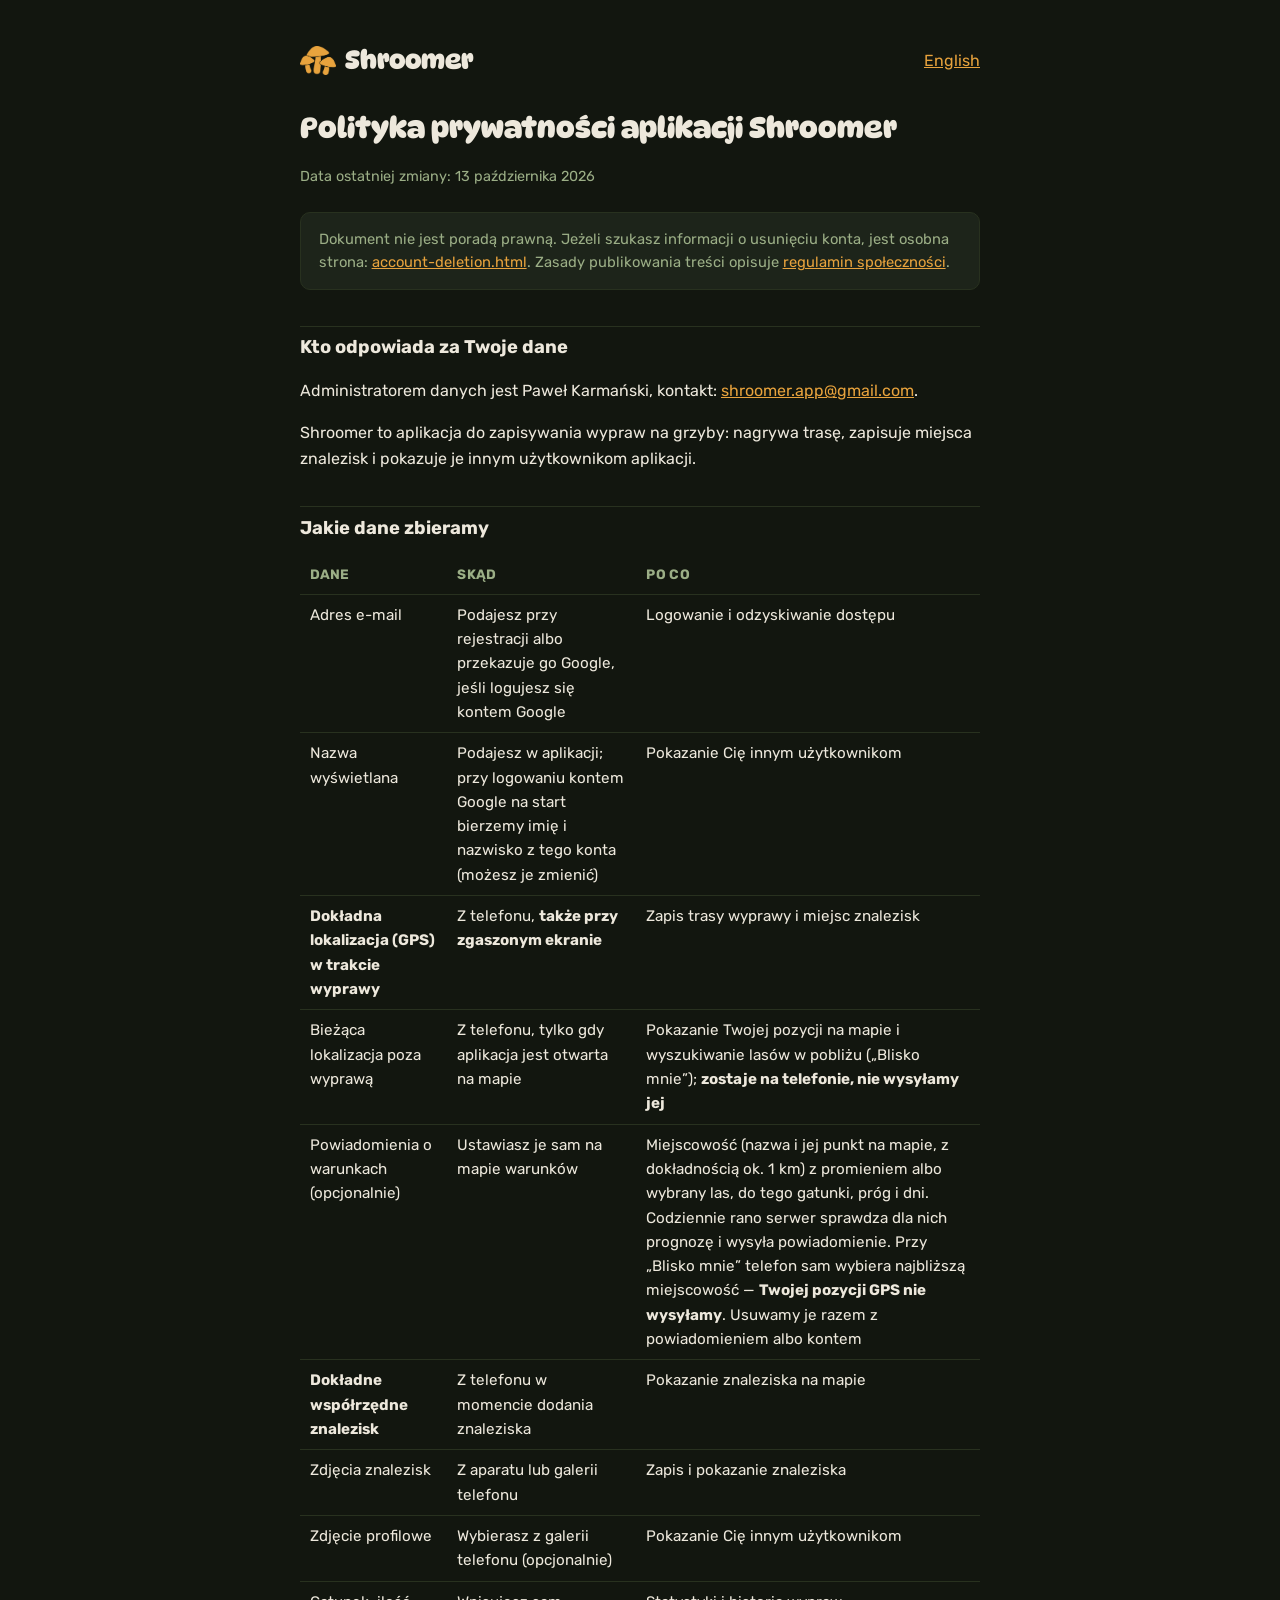
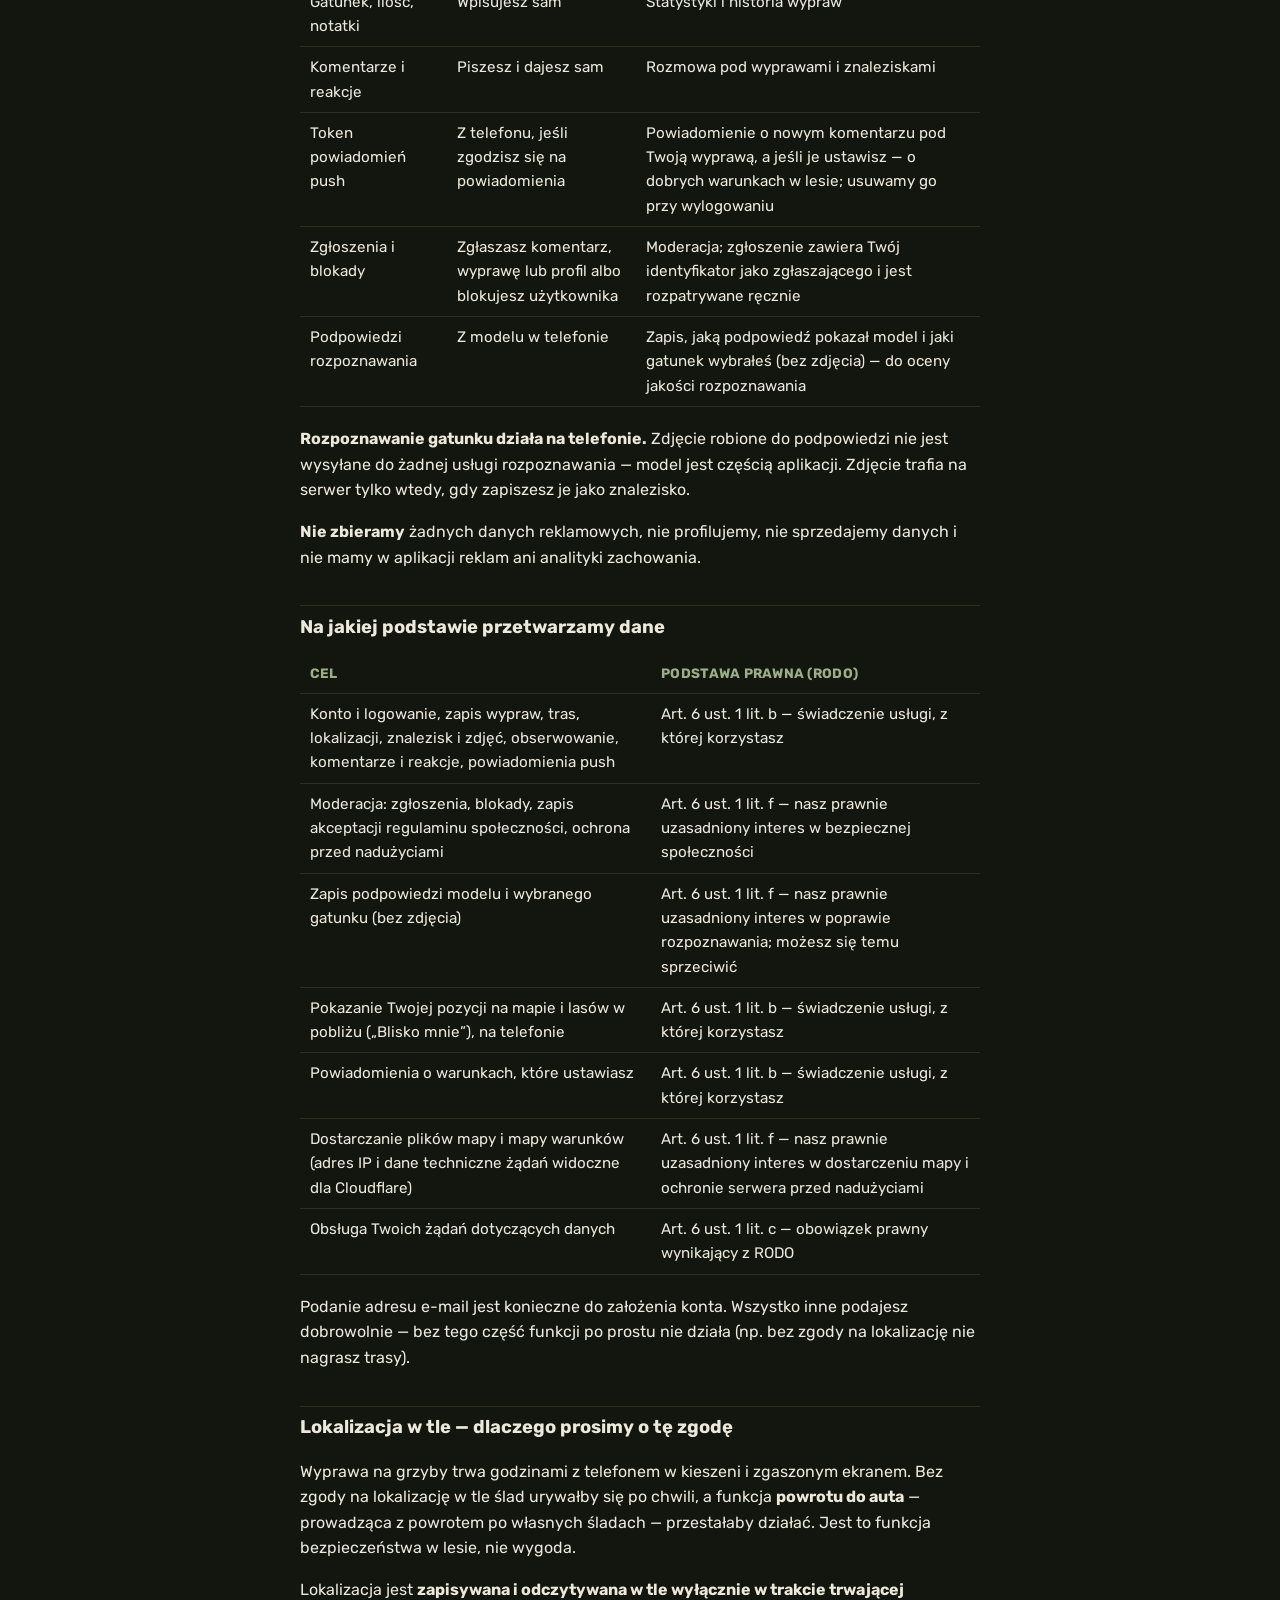
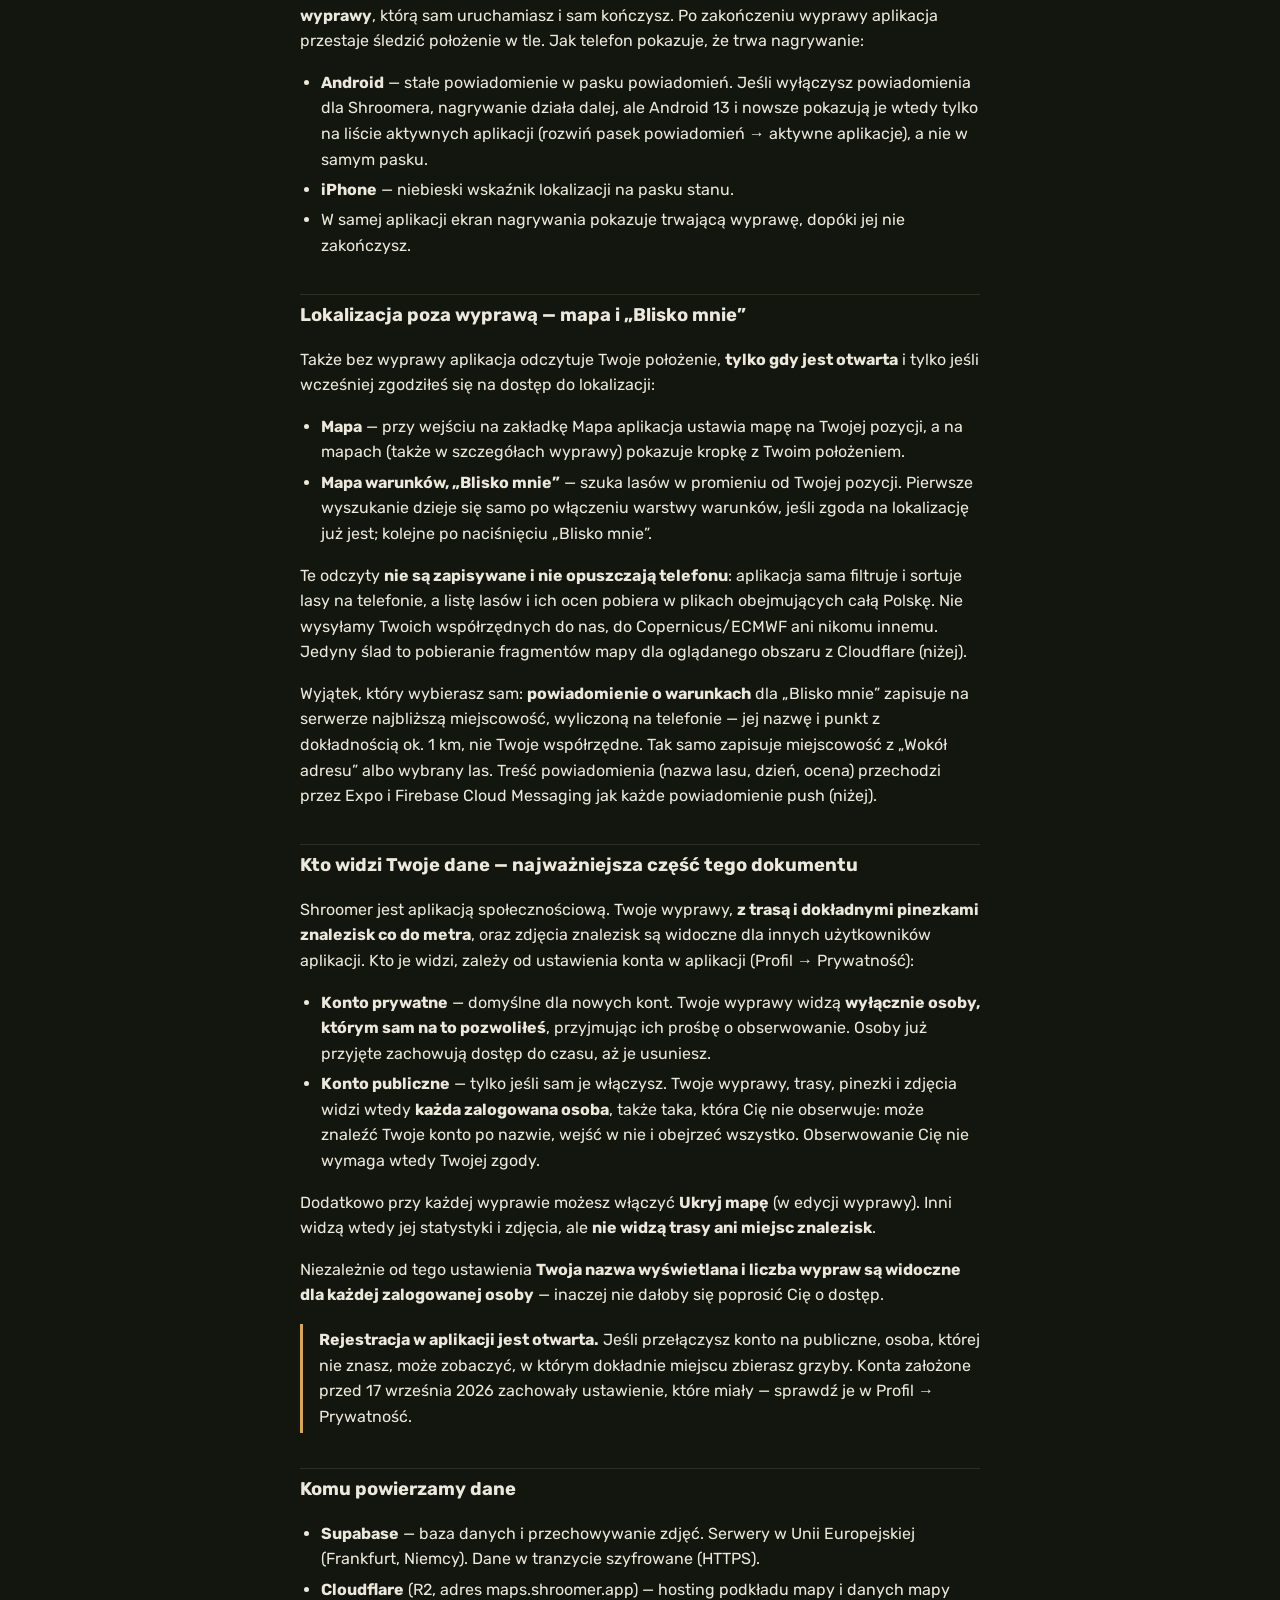
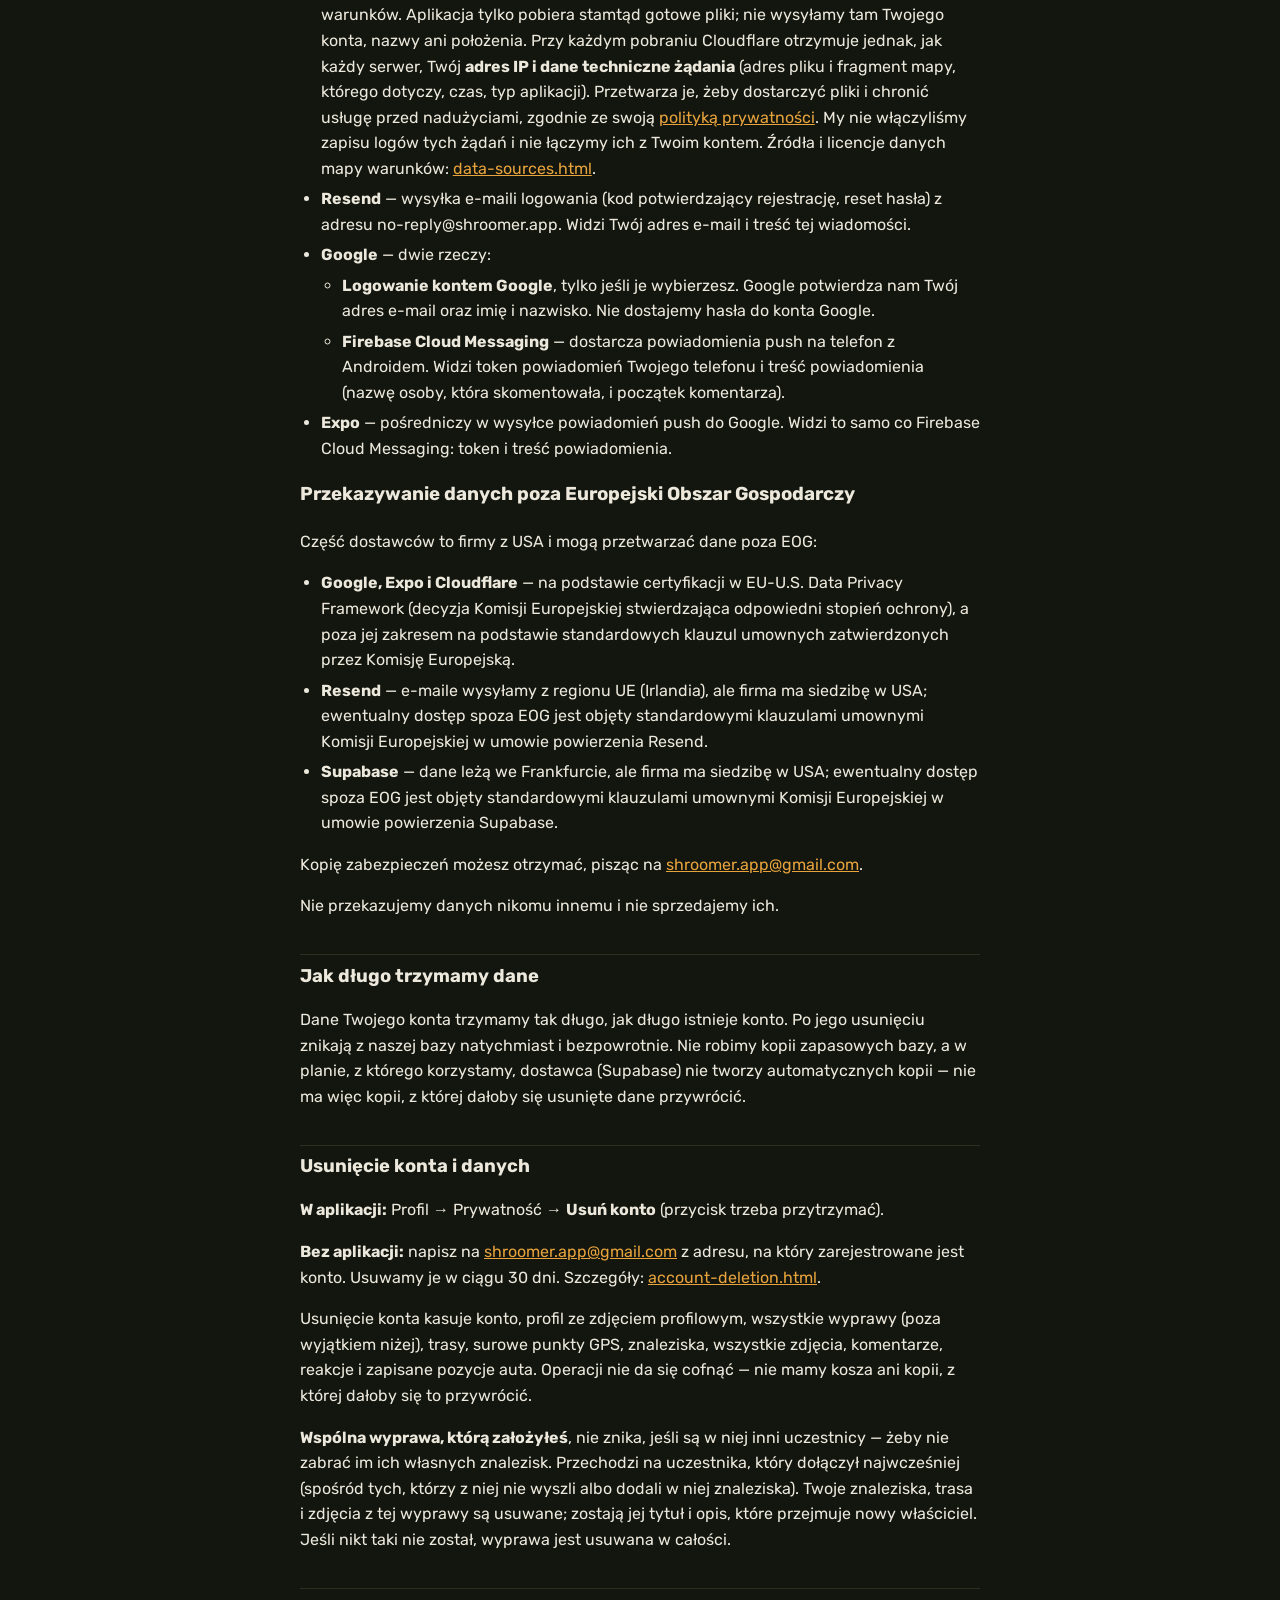
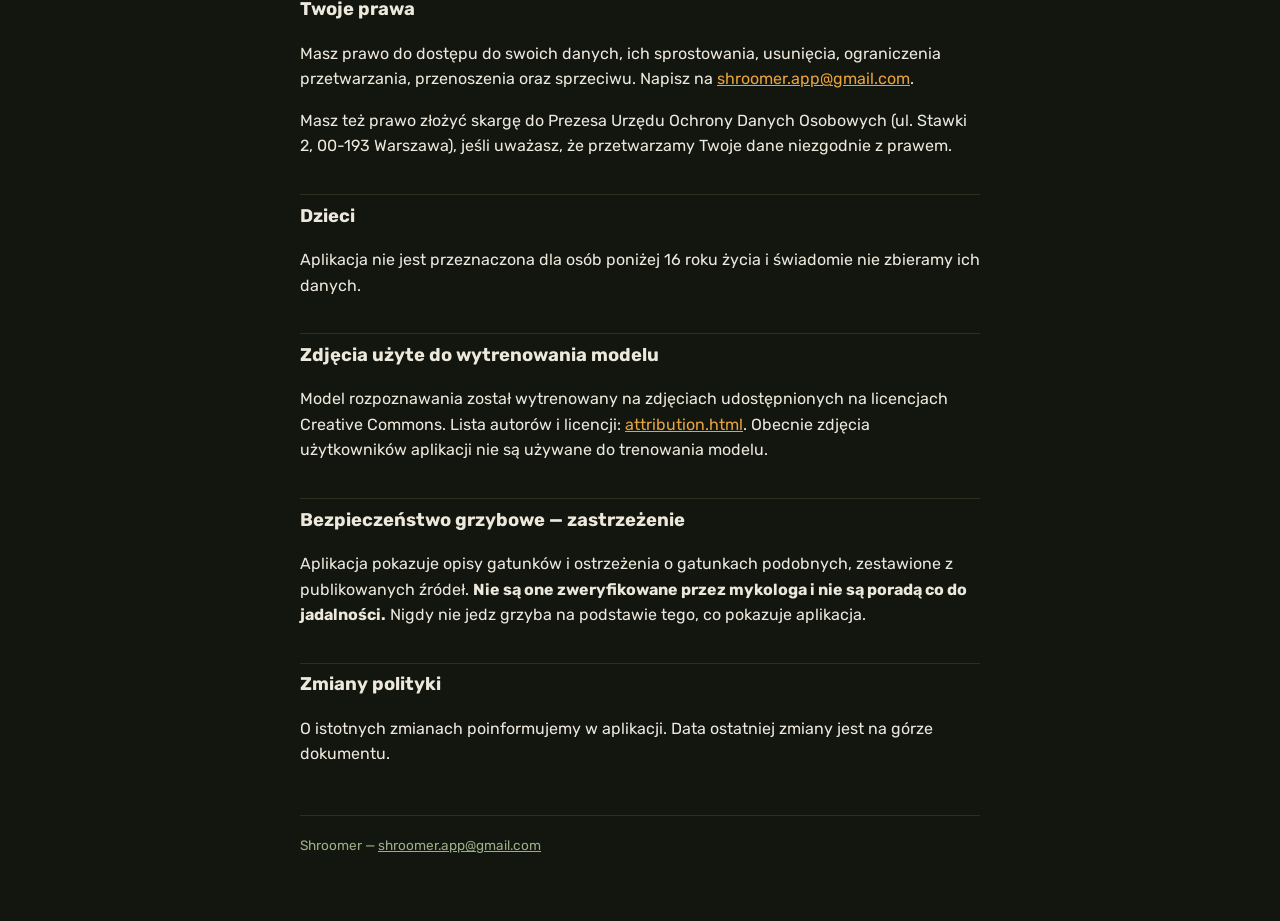
<file: index.html>
<!doctype html>
<html lang="pl">
<head>
<meta charset="utf-8">
<meta name="viewport" content="width=device-width, initial-scale=1">
<title>Polityka prywatności — Shroomer</title>
<link rel="icon" type="image/png" href="favicon.png">
<link rel="apple-touch-icon" href="apple-touch-icon.png">
<link rel="stylesheet" href="style.css">
</head>
<body>
<main>
<header class="page">
  <img class="mark" src="logo-mark.png" alt="">
  <span class="name">Shroomer</span>
  <a href="en/index.html" hreflang="en" lang="en" style="margin-left: auto;">English</a>
</header>

<h1>Polityka prywatności aplikacji Shroomer</h1>
<p class="updated">Data ostatniej zmiany: 13 października 2026</p>

<div class="note">
  Dokument nie jest poradą prawną. Jeżeli szukasz informacji o usunięciu konta,
  jest osobna strona: <a href="account-deletion.html">account-deletion.html</a>.
  Zasady publikowania treści opisuje <a href="terms.html">regulamin społeczności</a>.
</div>

<h2>Kto odpowiada za Twoje dane</h2>
<p>Administratorem danych jest Paweł Karmański, kontakt:
<a href="mailto:shroomer.app@gmail.com">shroomer.app@gmail.com</a>.</p>
<p>Shroomer to aplikacja do zapisywania wypraw na grzyby: nagrywa trasę, zapisuje
miejsca znalezisk i pokazuje je innym użytkownikom aplikacji.</p>

<h2>Jakie dane zbieramy</h2>
<table>
  <tr><th>Dane</th><th>Skąd</th><th>Po co</th></tr>
  <tr><td>Adres e-mail</td><td>Podajesz przy rejestracji albo przekazuje go Google, jeśli logujesz się kontem Google</td><td>Logowanie i odzyskiwanie dostępu</td></tr>
  <tr><td>Nazwa wyświetlana</td><td>Podajesz w aplikacji; przy logowaniu kontem Google na start bierzemy imię i nazwisko z tego konta (możesz je zmienić)</td><td>Pokazanie Cię innym użytkownikom</td></tr>
  <tr><td><strong>Dokładna lokalizacja (GPS) w trakcie wyprawy</strong></td><td>Z telefonu, <strong>także przy zgaszonym ekranie</strong></td><td>Zapis trasy wyprawy i miejsc znalezisk</td></tr>
  <tr><td>Bieżąca lokalizacja poza wyprawą</td><td>Z telefonu, tylko gdy aplikacja jest otwarta na mapie</td><td>Pokazanie Twojej pozycji na mapie i wyszukiwanie lasów w pobliżu („Blisko mnie”); <strong>zostaje na telefonie, nie wysyłamy jej</strong></td></tr>
  <tr><td>Powiadomienia o warunkach (opcjonalnie)</td><td>Ustawiasz je sam na mapie warunków</td><td>Miejscowość (nazwa i jej punkt na mapie, z dokładnością ok. 1 km) z promieniem albo wybrany las, do tego gatunki, próg i dni. Codziennie rano serwer sprawdza dla nich prognozę i wysyła powiadomienie. Przy „Blisko mnie” telefon sam wybiera najbliższą miejscowość — <strong>Twojej pozycji GPS nie wysyłamy</strong>. Usuwamy je razem z powiadomieniem albo kontem</td></tr>
  <tr><td><strong>Dokładne współrzędne znalezisk</strong></td><td>Z telefonu w momencie dodania znaleziska</td><td>Pokazanie znaleziska na mapie</td></tr>
  <tr><td>Zdjęcia znalezisk</td><td>Z aparatu lub galerii telefonu</td><td>Zapis i pokazanie znaleziska</td></tr>
  <tr><td>Zdjęcie profilowe</td><td>Wybierasz z galerii telefonu (opcjonalnie)</td><td>Pokazanie Cię innym użytkownikom</td></tr>
  <tr><td>Gatunek, ilość, notatki</td><td>Wpisujesz sam</td><td>Statystyki i historia wypraw</td></tr>
  <tr><td>Komentarze i reakcje</td><td>Piszesz i dajesz sam</td><td>Rozmowa pod wyprawami i znaleziskami</td></tr>
  <tr><td>Token powiadomień push</td><td>Z telefonu, jeśli zgodzisz się na powiadomienia</td><td>Powiadomienie o nowym komentarzu pod Twoją wyprawą, a jeśli je ustawisz — o dobrych warunkach w lesie; usuwamy go przy wylogowaniu</td></tr>
  <tr><td>Zgłoszenia i blokady</td><td>Zgłaszasz komentarz, wyprawę lub profil albo blokujesz użytkownika</td><td>Moderacja; zgłoszenie zawiera Twój identyfikator jako zgłaszającego i jest rozpatrywane ręcznie</td></tr>
  <tr><td>Podpowiedzi rozpoznawania</td><td>Z modelu w telefonie</td><td>Zapis, jaką podpowiedź pokazał model i jaki gatunek wybrałeś (bez zdjęcia) — do oceny jakości rozpoznawania</td></tr>
</table>
<p><strong>Rozpoznawanie gatunku działa na telefonie.</strong> Zdjęcie robione do
podpowiedzi nie jest wysyłane do żadnej usługi rozpoznawania — model jest częścią
aplikacji. Zdjęcie trafia na serwer tylko wtedy, gdy zapiszesz je jako znalezisko.</p>
<p><strong>Nie zbieramy</strong> żadnych danych reklamowych, nie profilujemy, nie
sprzedajemy danych i nie mamy w aplikacji reklam ani analityki zachowania.</p>

<h2>Na jakiej podstawie przetwarzamy dane</h2>
<table>
  <tr><th>Cel</th><th>Podstawa prawna (RODO)</th></tr>
  <tr><td>Konto i logowanie, zapis wypraw, tras, lokalizacji, znalezisk i zdjęć, obserwowanie, komentarze i reakcje, powiadomienia push</td><td>Art. 6 ust. 1 lit. b — świadczenie usługi, z której korzystasz</td></tr>
  <tr><td>Moderacja: zgłoszenia, blokady, zapis akceptacji regulaminu społeczności, ochrona przed nadużyciami</td><td>Art. 6 ust. 1 lit. f — nasz prawnie uzasadniony interes w bezpiecznej społeczności</td></tr>
  <tr><td>Zapis podpowiedzi modelu i wybranego gatunku (bez zdjęcia)</td><td>Art. 6 ust. 1 lit. f — nasz prawnie uzasadniony interes w poprawie rozpoznawania; możesz się temu sprzeciwić</td></tr>
  <tr><td>Pokazanie Twojej pozycji na mapie i lasów w pobliżu („Blisko mnie”), na telefonie</td><td>Art. 6 ust. 1 lit. b — świadczenie usługi, z której korzystasz</td></tr>
  <tr><td>Powiadomienia o warunkach, które ustawiasz</td><td>Art. 6 ust. 1 lit. b — świadczenie usługi, z której korzystasz</td></tr>
  <tr><td>Dostarczanie plików mapy i mapy warunków (adres IP i dane techniczne żądań widoczne dla Cloudflare)</td><td>Art. 6 ust. 1 lit. f — nasz prawnie uzasadniony interes w dostarczeniu mapy i ochronie serwera przed nadużyciami</td></tr>
  <tr><td>Obsługa Twoich żądań dotyczących danych</td><td>Art. 6 ust. 1 lit. c — obowiązek prawny wynikający z RODO</td></tr>
</table>
<p>Podanie adresu e-mail jest konieczne do założenia konta. Wszystko inne podajesz
dobrowolnie — bez tego część funkcji po prostu nie działa (np. bez zgody na lokalizację
nie nagrasz trasy).</p>

<h2>Lokalizacja w tle — dlaczego prosimy o tę zgodę</h2>
<p>Wyprawa na grzyby trwa godzinami z telefonem w kieszeni i zgaszonym ekranem. Bez
zgody na lokalizację w tle ślad urywałby się po chwili, a funkcja <strong>powrotu do
auta</strong> — prowadząca z powrotem po własnych śladach — przestałaby działać. Jest
to funkcja bezpieczeństwa w lesie, nie wygoda.</p>
<p>Lokalizacja jest <strong>zapisywana i odczytywana w tle wyłącznie w trakcie
trwającej wyprawy</strong>, którą sam uruchamiasz i sam kończysz. Po zakończeniu wyprawy
aplikacja przestaje śledzić położenie w tle. Jak telefon pokazuje, że trwa nagrywanie:</p>
<ul>
  <li><strong>Android</strong> — stałe powiadomienie w pasku powiadomień. Jeśli
  wyłączysz powiadomienia dla Shroomera, nagrywanie działa dalej, ale Android 13
  i nowsze pokazują je wtedy tylko na liście aktywnych aplikacji (rozwiń pasek
  powiadomień → aktywne aplikacje), a nie w samym pasku.</li>
  <li><strong>iPhone</strong> — niebieski wskaźnik lokalizacji na pasku stanu.</li>
  <li>W samej aplikacji ekran nagrywania pokazuje trwającą wyprawę, dopóki jej nie
  zakończysz.</li>
</ul>

<h2>Lokalizacja poza wyprawą — mapa i „Blisko mnie”</h2>
<p>Także bez wyprawy aplikacja odczytuje Twoje położenie, <strong>tylko gdy jest
otwarta</strong> i tylko jeśli wcześniej zgodziłeś się na dostęp do lokalizacji:</p>
<ul>
  <li><strong>Mapa</strong> — przy wejściu na zakładkę Mapa aplikacja ustawia mapę na
  Twojej pozycji, a na mapach (także w szczegółach wyprawy) pokazuje kropkę z Twoim
  położeniem.</li>
  <li><strong>Mapa warunków, „Blisko mnie”</strong> — szuka lasów w promieniu od Twojej
  pozycji. Pierwsze wyszukanie dzieje się samo po włączeniu warstwy warunków, jeśli zgoda
  na lokalizację już jest; kolejne po naciśnięciu „Blisko mnie”.</li>
</ul>
<p>Te odczyty <strong>nie są zapisywane i nie opuszczają telefonu</strong>: aplikacja
sama filtruje i sortuje lasy na telefonie, a listę lasów i ich ocen pobiera w plikach
obejmujących całą Polskę. Nie wysyłamy Twoich współrzędnych do nas, do Copernicus/ECMWF
ani nikomu innemu. Jedyny ślad to pobieranie fragmentów mapy dla oglądanego obszaru
z Cloudflare (niżej).</p>
<p>Wyjątek, który wybierasz sam: <strong>powiadomienie o warunkach</strong> dla „Blisko
mnie” zapisuje na serwerze najbliższą miejscowość, wyliczoną na telefonie — jej nazwę i punkt
z dokładnością ok. 1 km, nie Twoje współrzędne. Tak samo zapisuje miejscowość z „Wokół
adresu” albo wybrany las. Treść powiadomienia (nazwa lasu, dzień, ocena) przechodzi przez
Expo i Firebase Cloud Messaging jak każde powiadomienie push (niżej).</p>

<h2>Kto widzi Twoje dane — najważniejsza część tego dokumentu</h2>
<p>Shroomer jest aplikacją społecznościową. Twoje wyprawy, <strong>z trasą i
dokładnymi pinezkami znalezisk co do metra</strong>, oraz zdjęcia znalezisk są
widoczne dla innych użytkowników aplikacji. Kto je widzi, zależy od ustawienia konta
w aplikacji (Profil → Prywatność):</p>
<ul>
  <li><strong>Konto prywatne</strong> — domyślne dla nowych kont. Twoje wyprawy widzą
  <strong>wyłącznie osoby, którym sam na to pozwoliłeś</strong>, przyjmując ich prośbę
  o obserwowanie. Osoby już przyjęte zachowują dostęp do czasu, aż je usuniesz.</li>
  <li><strong>Konto publiczne</strong> — tylko jeśli sam je włączysz. Twoje wyprawy,
  trasy, pinezki i zdjęcia widzi wtedy <strong>każda zalogowana osoba</strong>, także
  taka, która Cię nie obserwuje: może znaleźć Twoje konto po nazwie, wejść w nie
  i obejrzeć wszystko. Obserwowanie Cię nie wymaga wtedy Twojej zgody.</li>
</ul>
<p>Dodatkowo przy każdej wyprawie możesz włączyć <strong>Ukryj mapę</strong> (w edycji
wyprawy). Inni widzą wtedy jej statystyki i zdjęcia, ale <strong>nie widzą trasy ani
miejsc znalezisk</strong>.</p>
<p>Niezależnie od tego ustawienia <strong>Twoja nazwa wyświetlana i liczba wypraw są
widoczne dla każdej zalogowanej osoby</strong> — inaczej nie dałoby się poprosić Cię
o dostęp.</p>
<p class="callout"><strong>Rejestracja w aplikacji jest otwarta.</strong> Jeśli
przełączysz konto na publiczne, osoba, której nie znasz, może zobaczyć, w którym
dokładnie miejscu zbierasz grzyby. Konta założone przed 17 września 2026 zachowały
ustawienie, które miały — sprawdź je w Profil → Prywatność.</p>

<h2>Komu powierzamy dane</h2>
<ul>
  <li><strong>Supabase</strong> — baza danych i przechowywanie zdjęć. Serwery w
  Unii Europejskiej (Frankfurt, Niemcy). Dane w tranzycie szyfrowane (HTTPS).</li>
  <li><strong>Cloudflare</strong> (R2, adres maps.shroomer.app) — hosting podkładu mapy
  i danych mapy warunków. Aplikacja tylko pobiera stamtąd gotowe pliki; nie wysyłamy tam
  Twojego konta, nazwy ani położenia. Przy każdym pobraniu Cloudflare otrzymuje jednak,
  jak każdy serwer, Twój <strong>adres IP i dane techniczne żądania</strong> (adres pliku
  i fragment mapy, którego dotyczy, czas, typ aplikacji). Przetwarza je, żeby dostarczyć
  pliki i chronić usługę przed nadużyciami, zgodnie ze swoją
  <a href="https://www.cloudflare.com/privacypolicy/">polityką prywatności</a>.
  My nie włączyliśmy zapisu logów tych żądań i nie łączymy ich z Twoim kontem. Źródła
  i licencje danych mapy warunków: <a href="data-sources.html">data-sources.html</a>.</li>
  <li><strong>Resend</strong> — wysyłka e-maili logowania (kod potwierdzający rejestrację,
  reset hasła) z adresu no-reply@shroomer.app. Widzi Twój adres e-mail i treść tej
  wiadomości.</li>
  <li><strong>Google</strong> — dwie rzeczy:
    <ul>
      <li><strong>Logowanie kontem Google</strong>, tylko jeśli je wybierzesz. Google
      potwierdza nam Twój adres e-mail oraz imię i nazwisko. Nie dostajemy hasła do
      konta Google.</li>
      <li><strong>Firebase Cloud Messaging</strong> — dostarcza powiadomienia push na
      telefon z Androidem. Widzi token powiadomień Twojego telefonu i treść
      powiadomienia (nazwę osoby, która skomentowała, i początek komentarza).</li>
    </ul>
  </li>
  <li><strong>Expo</strong> — pośredniczy w wysyłce powiadomień push do Google. Widzi
  to samo co Firebase Cloud Messaging: token i treść powiadomienia.</li>
</ul>
<h3>Przekazywanie danych poza Europejski Obszar Gospodarczy</h3>
<p>Część dostawców to firmy z USA i mogą przetwarzać dane poza EOG:</p>
<ul>
  <li><strong>Google, Expo i Cloudflare</strong> — na podstawie certyfikacji
  w EU-U.S. Data Privacy Framework (decyzja Komisji Europejskiej stwierdzająca
  odpowiedni stopień ochrony), a poza jej zakresem na podstawie standardowych klauzul
  umownych zatwierdzonych przez Komisję Europejską.</li>
  <li><strong>Resend</strong> — e-maile wysyłamy z regionu UE (Irlandia), ale firma ma
  siedzibę w USA; ewentualny dostęp spoza EOG jest objęty standardowymi klauzulami
  umownymi Komisji Europejskiej w umowie powierzenia Resend.</li>
  <li><strong>Supabase</strong> — dane leżą we Frankfurcie, ale firma ma siedzibę
  w USA; ewentualny dostęp spoza EOG jest objęty standardowymi klauzulami umownymi
  Komisji Europejskiej w umowie powierzenia Supabase.</li>
</ul>
<p>Kopię zabezpieczeń możesz otrzymać, pisząc na
<a href="mailto:shroomer.app@gmail.com">shroomer.app@gmail.com</a>.</p>
<p>Nie przekazujemy danych nikomu innemu i nie sprzedajemy ich.</p>

<h2>Jak długo trzymamy dane</h2>
<p>Dane Twojego konta trzymamy tak długo, jak długo istnieje konto. Po jego usunięciu
znikają z naszej bazy natychmiast i bezpowrotnie. Nie robimy kopii zapasowych bazy,
a w planie, z którego korzystamy, dostawca (Supabase) nie tworzy automatycznych kopii —
nie ma więc kopii, z której dałoby się usunięte dane przywrócić.</p>

<h2>Usunięcie konta i danych</h2>
<p><strong>W aplikacji:</strong> Profil → Prywatność → <strong>Usuń konto</strong>
(przycisk trzeba przytrzymać).</p>
<p><strong>Bez aplikacji:</strong> napisz na
<a href="mailto:shroomer.app@gmail.com">shroomer.app@gmail.com</a> z adresu, na który
zarejestrowane jest konto. Usuwamy je w ciągu 30 dni. Szczegóły:
<a href="account-deletion.html">account-deletion.html</a>.</p>
<p>Usunięcie konta kasuje konto, profil ze zdjęciem profilowym, wszystkie wyprawy
(poza wyjątkiem niżej), trasy, surowe punkty GPS, znaleziska, wszystkie zdjęcia,
komentarze, reakcje i zapisane pozycje auta. Operacji nie da się cofnąć — nie mamy
kosza ani kopii, z której dałoby się to przywrócić.</p>
<p><strong>Wspólna wyprawa, którą założyłeś</strong>, nie znika, jeśli są w niej inni
uczestnicy — żeby nie zabrać im ich własnych znalezisk. Przechodzi na uczestnika, który
dołączył najwcześniej (spośród tych, którzy z niej nie wyszli albo dodali w niej
znaleziska). Twoje znaleziska, trasa i zdjęcia z tej wyprawy są usuwane; zostają jej
tytuł i opis, które przejmuje nowy właściciel. Jeśli nikt taki nie został, wyprawa jest
usuwana w całości.</p>

<h2>Twoje prawa</h2>
<p>Masz prawo do dostępu do swoich danych, ich sprostowania, usunięcia, ograniczenia
przetwarzania, przenoszenia oraz sprzeciwu. Napisz na
<a href="mailto:shroomer.app@gmail.com">shroomer.app@gmail.com</a>.</p>
<p>Masz też prawo złożyć skargę do Prezesa Urzędu Ochrony Danych Osobowych (ul. Stawki
2, 00-193 Warszawa), jeśli uważasz, że przetwarzamy Twoje dane niezgodnie z
prawem.</p>

<h2>Dzieci</h2>
<p>Aplikacja nie jest przeznaczona dla osób poniżej 16 roku życia i świadomie nie
zbieramy ich danych.</p>

<h2>Zdjęcia użyte do wytrenowania modelu</h2>
<p>Model rozpoznawania został wytrenowany na zdjęciach udostępnionych na licencjach
Creative Commons. Lista autorów i licencji:
<a href="attribution.html">attribution.html</a>. Obecnie zdjęcia użytkowników
aplikacji nie są używane do trenowania modelu.</p>

<h2>Bezpieczeństwo grzybowe — zastrzeżenie</h2>
<p>Aplikacja pokazuje opisy gatunków i ostrzeżenia o gatunkach podobnych, zestawione
z publikowanych źródeł. <strong>Nie są one zweryfikowane przez mykologa i nie są
poradą co do jadalności.</strong> Nigdy nie jedz grzyba na podstawie tego, co pokazuje
aplikacja.</p>

<h2>Zmiany polityki</h2>
<p>O istotnych zmianach poinformujemy w aplikacji. Data ostatniej zmiany jest na
górze dokumentu.</p>

<footer class="page">
  Shroomer — <a href="mailto:shroomer.app@gmail.com">shroomer.app@gmail.com</a>
</footer>
</main>
</body>
</html>
</file>
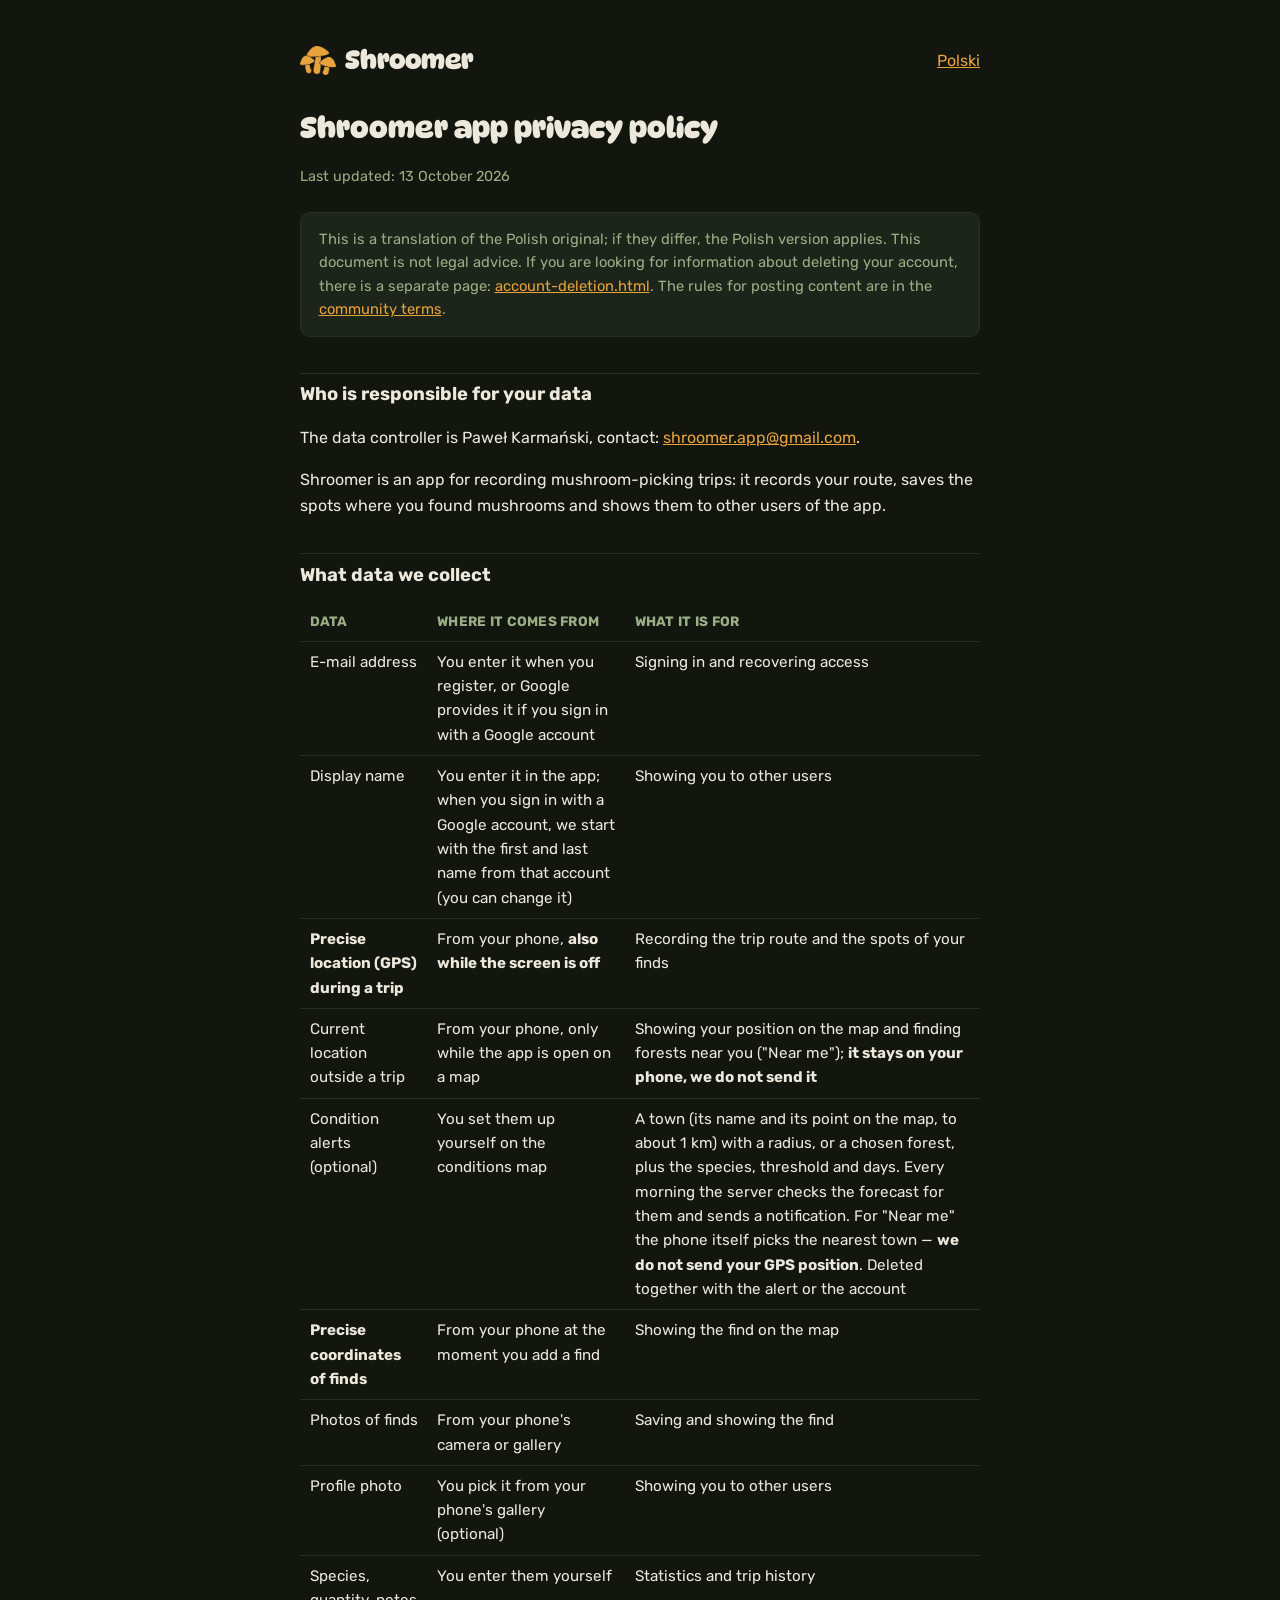
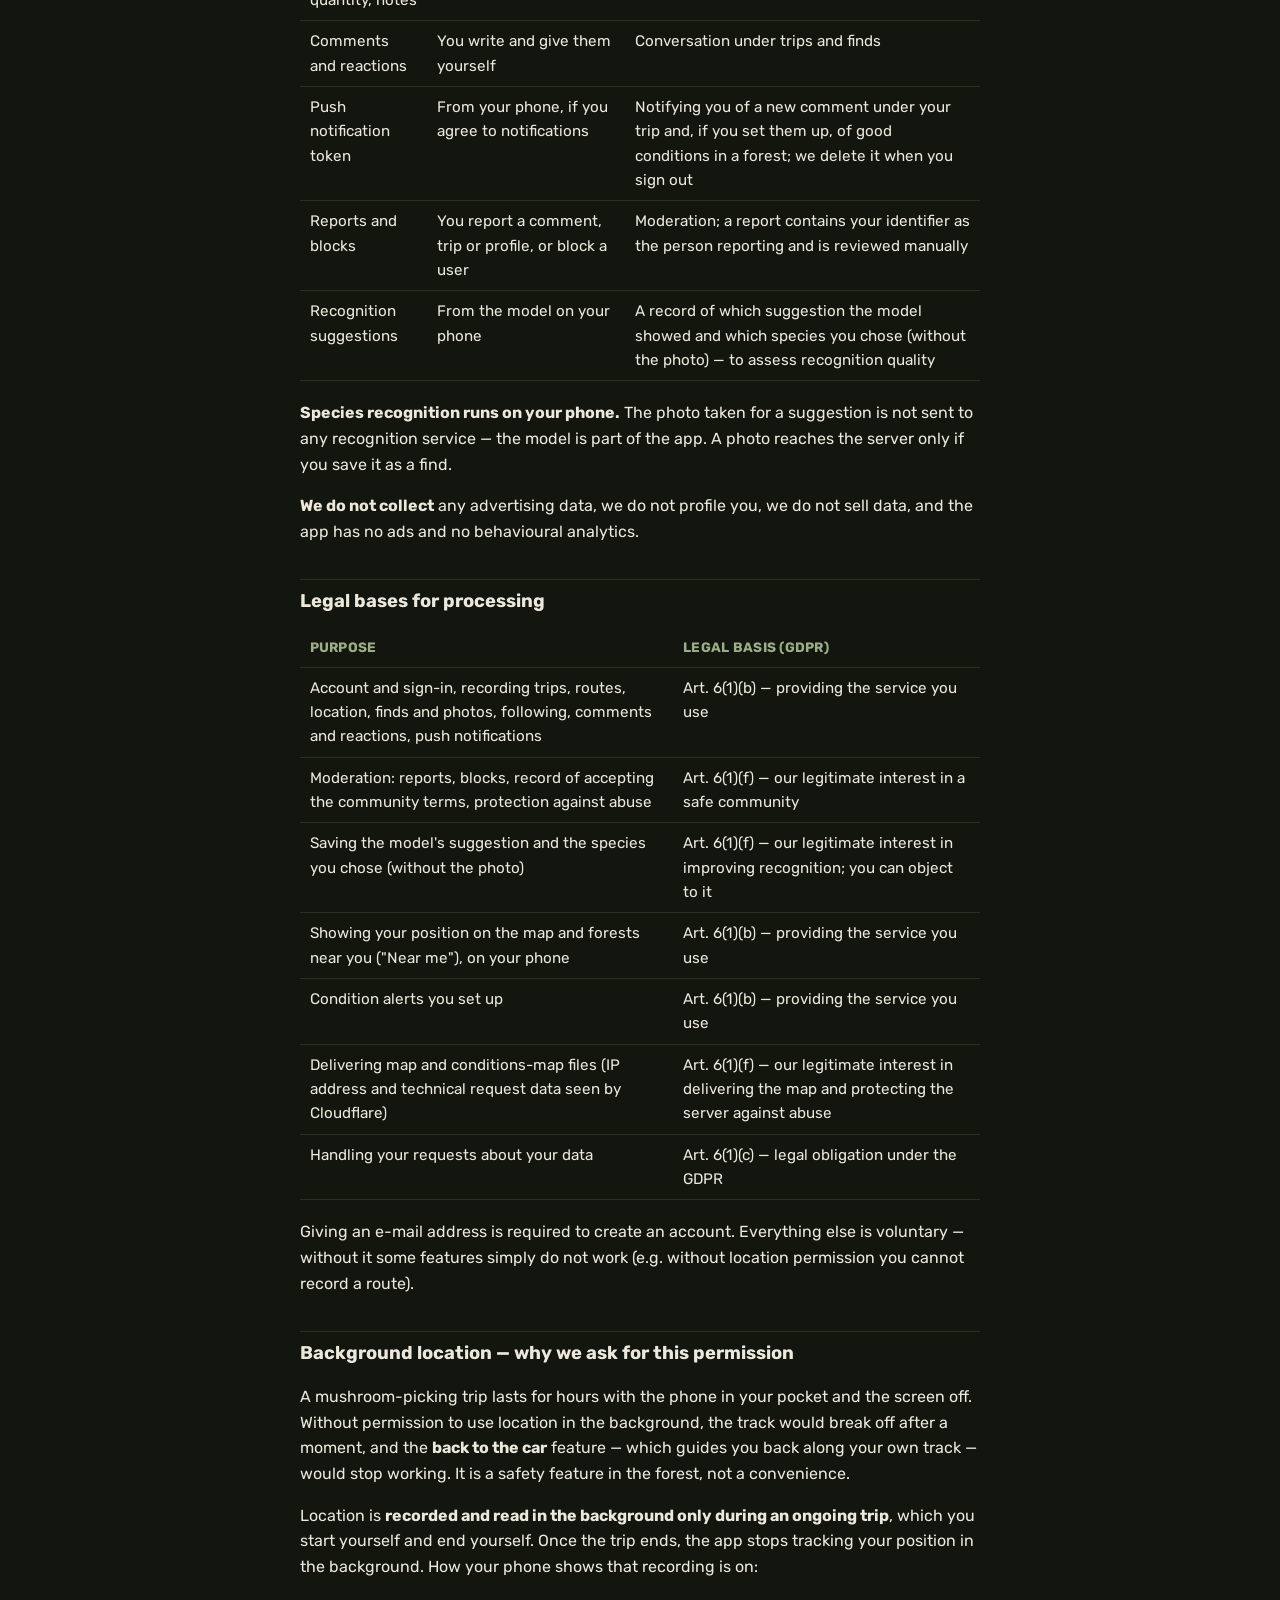
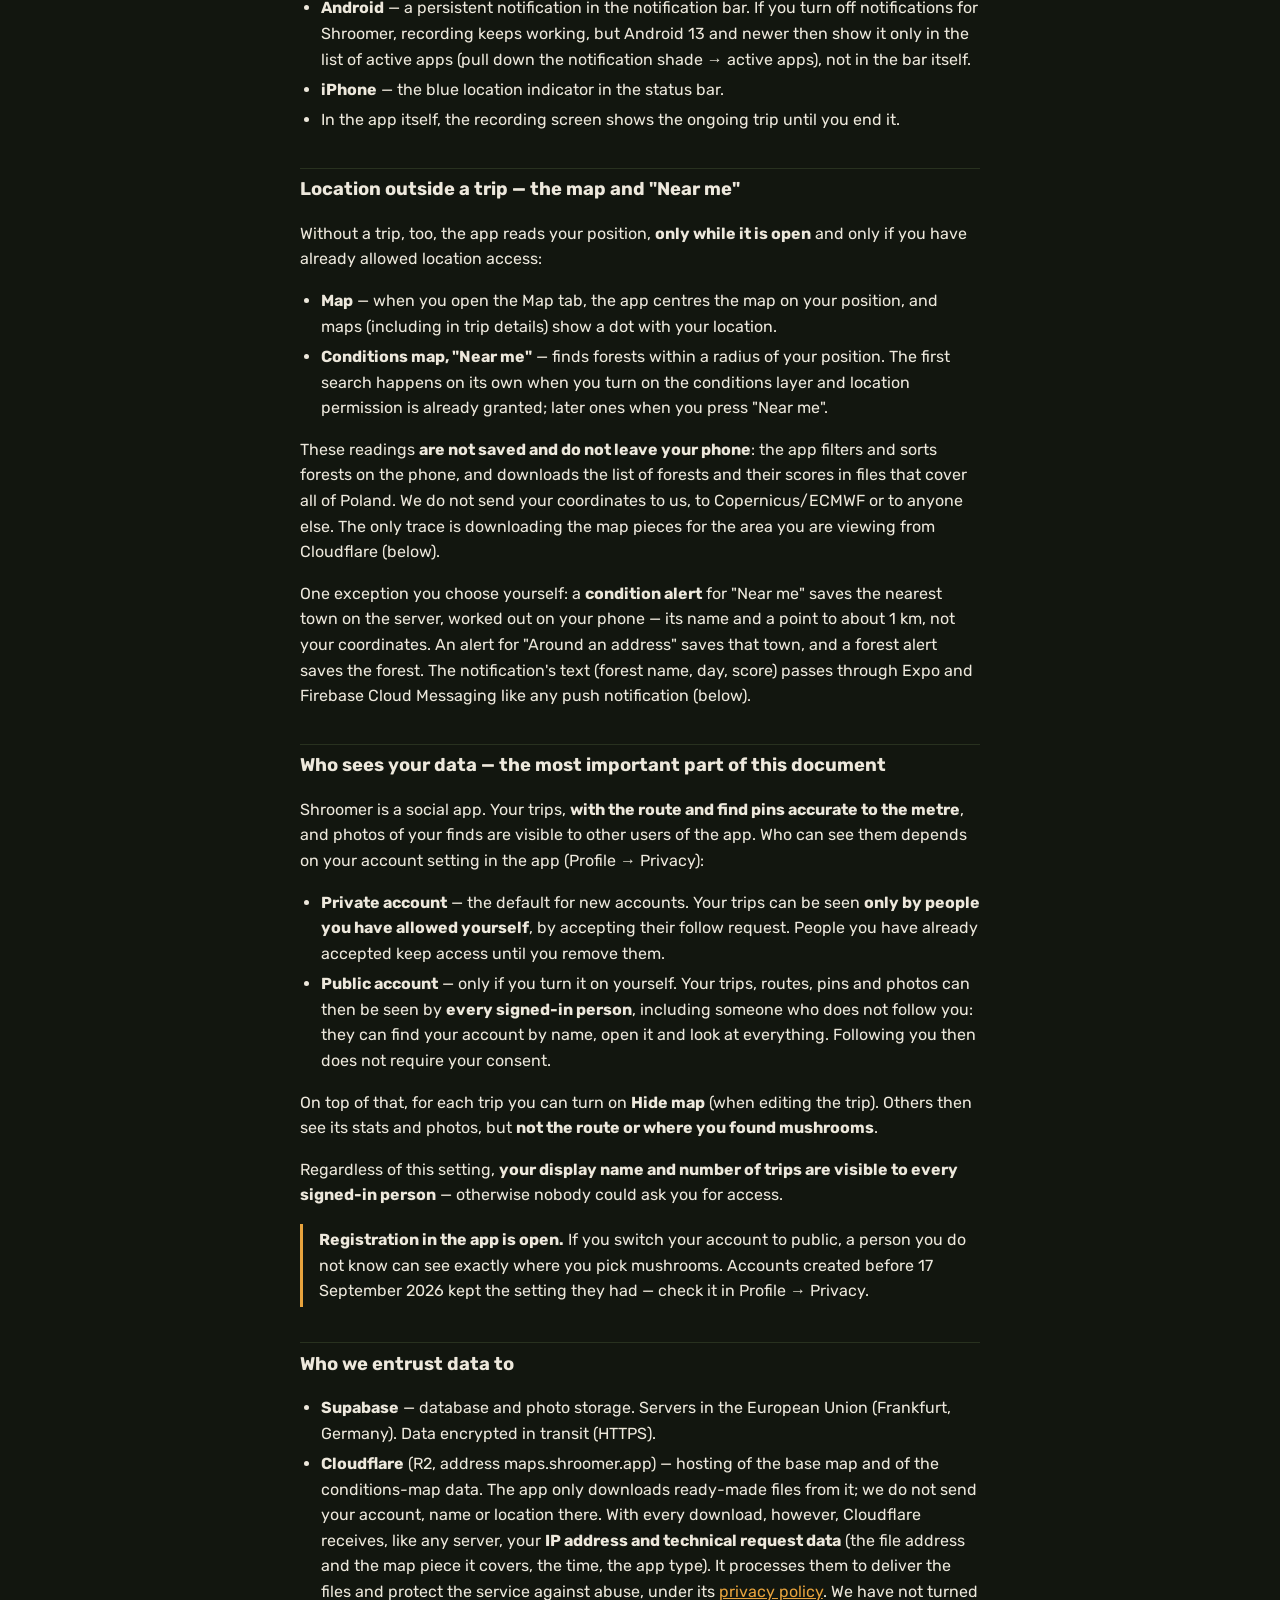
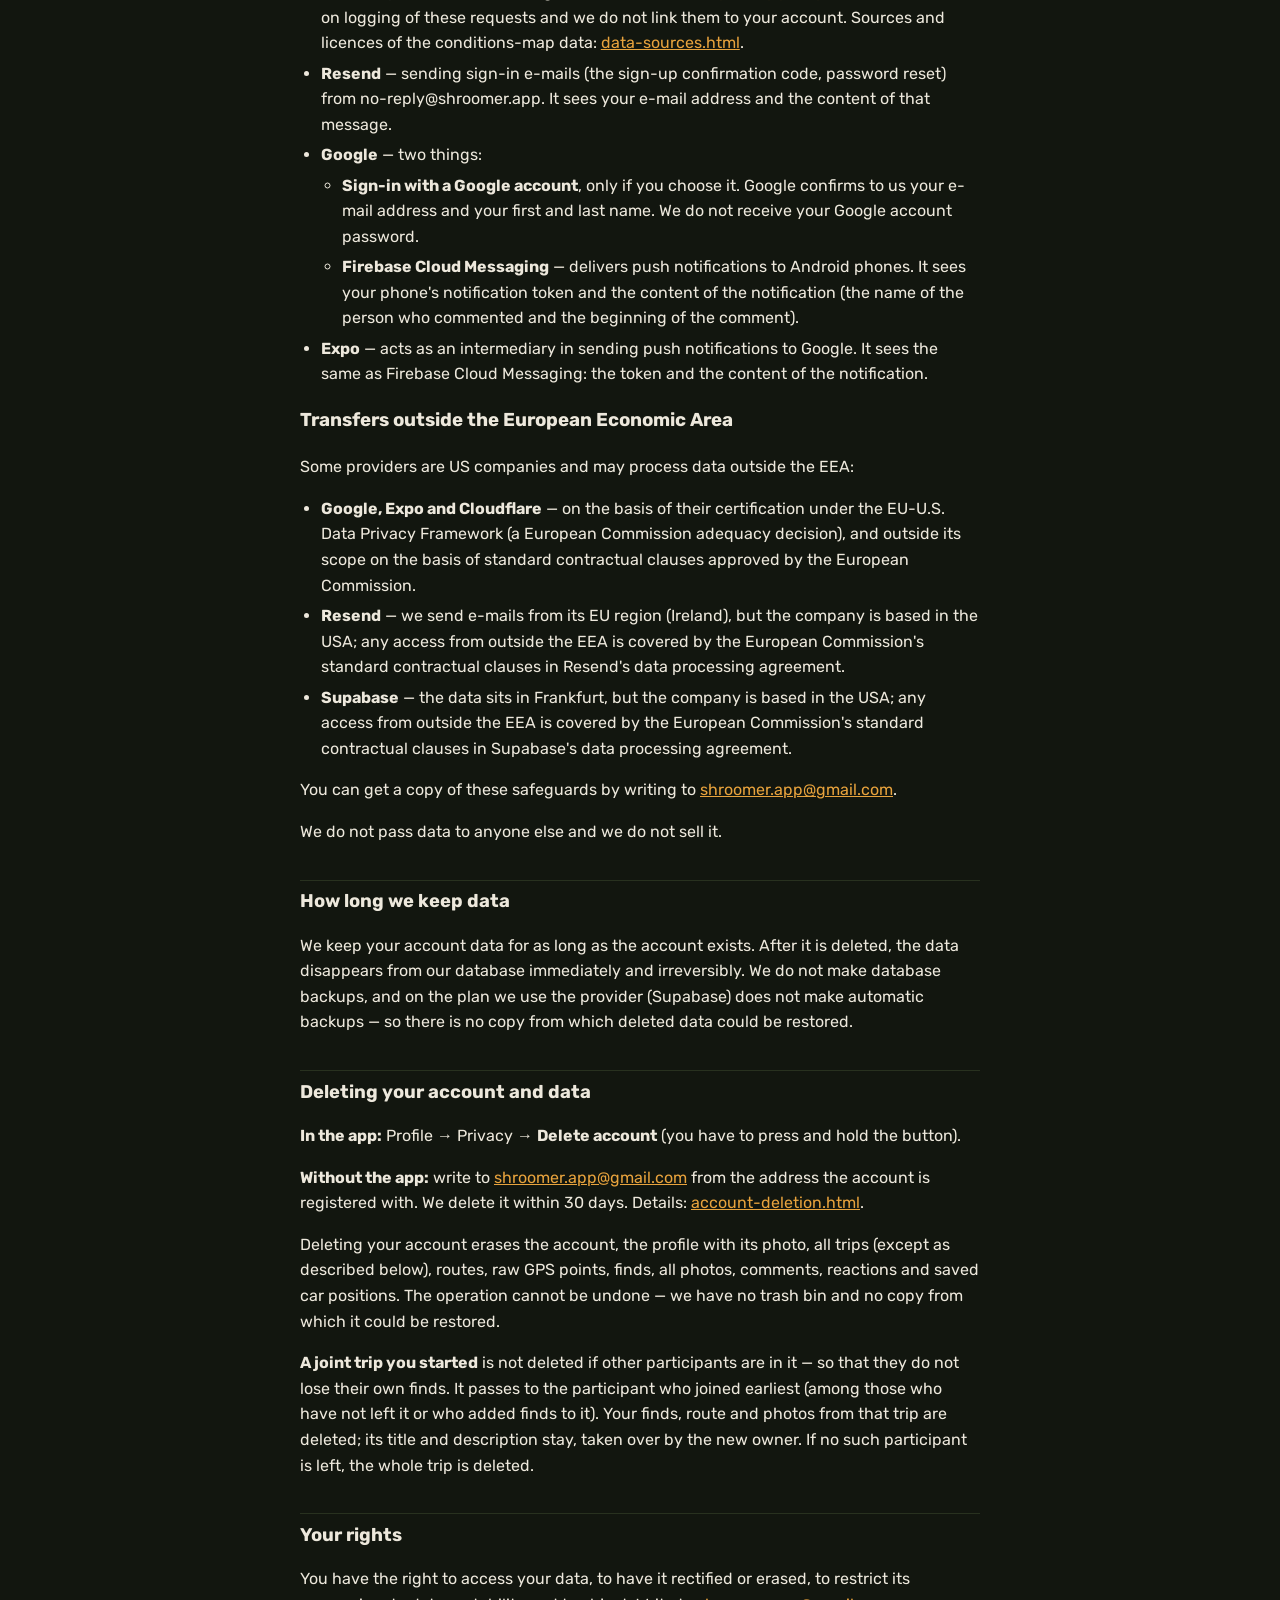
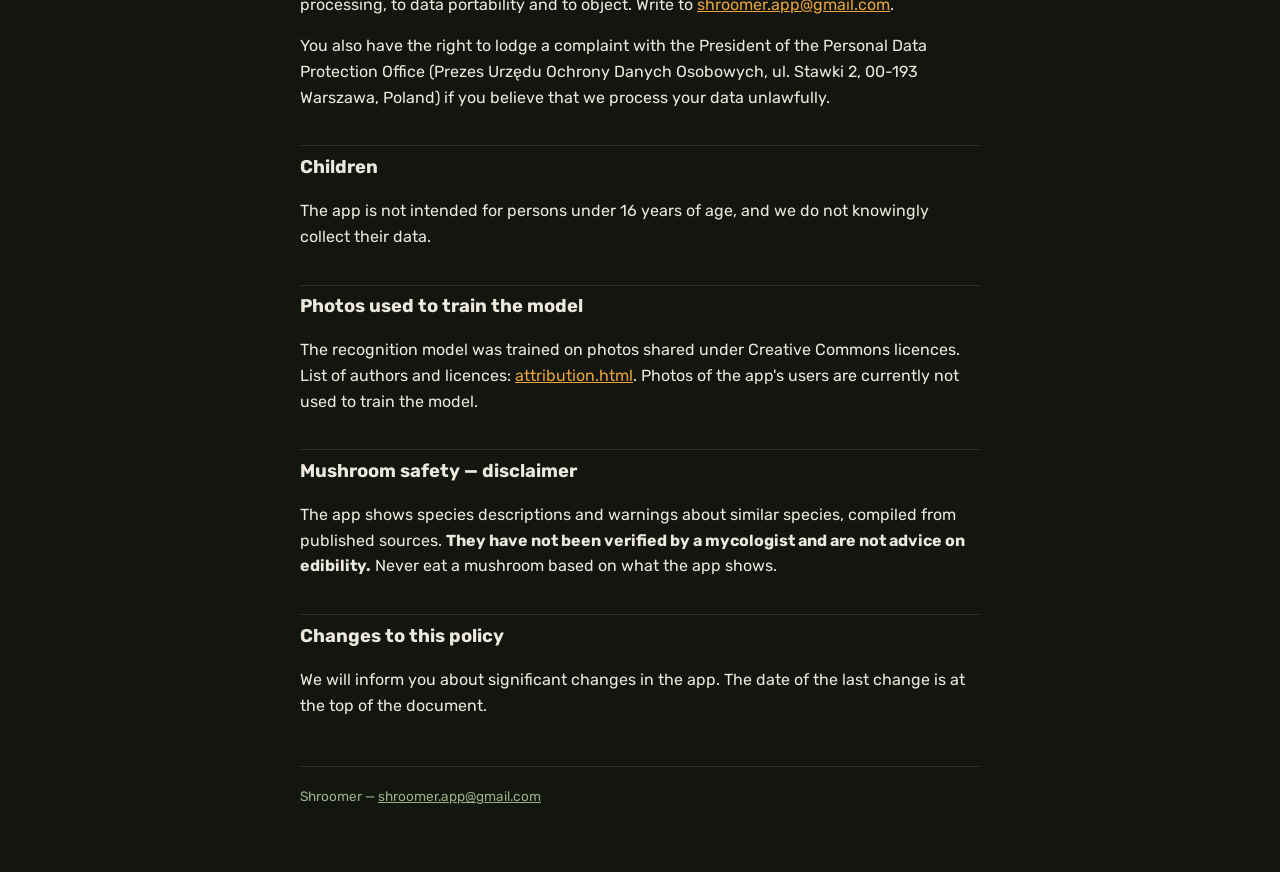
<file: en/index.html>
<!doctype html>
<html lang="en">
<head>
<meta charset="utf-8">
<meta name="viewport" content="width=device-width, initial-scale=1">
<title>Privacy policy — Shroomer</title>
<link rel="icon" type="image/png" href="../favicon.png">
<link rel="apple-touch-icon" href="../apple-touch-icon.png">
<link rel="stylesheet" href="../style.css">
</head>
<body>
<main>
<header class="page">
  <img class="mark" src="../logo-mark.png" alt="">
  <span class="name">Shroomer</span>
  <a href="../index.html" hreflang="pl" lang="pl" style="margin-left: auto;">Polski</a>
</header>

<h1>Shroomer app privacy policy</h1>
<p class="updated">Last updated: 13 October 2026</p>

<div class="note">
  This is a translation of the Polish original; if they differ, the Polish version
  applies. This document is not legal advice. If you are looking for information about
  deleting your account, there is a separate page:
  <a href="account-deletion.html">account-deletion.html</a>. The rules for posting
  content are in the <a href="terms.html">community terms</a>.
</div>

<h2>Who is responsible for your data</h2>
<p>The data controller is Paweł Karmański, contact:
<a href="mailto:shroomer.app@gmail.com">shroomer.app@gmail.com</a>.</p>
<p>Shroomer is an app for recording mushroom-picking trips: it records your route, saves
the spots where you found mushrooms and shows them to other users of the app.</p>

<h2>What data we collect</h2>
<table>
  <tr><th>Data</th><th>Where it comes from</th><th>What it is for</th></tr>
  <tr><td>E-mail address</td><td>You enter it when you register, or Google provides it if you sign in with a Google account</td><td>Signing in and recovering access</td></tr>
  <tr><td>Display name</td><td>You enter it in the app; when you sign in with a Google account, we start with the first and last name from that account (you can change it)</td><td>Showing you to other users</td></tr>
  <tr><td><strong>Precise location (GPS) during a trip</strong></td><td>From your phone, <strong>also while the screen is off</strong></td><td>Recording the trip route and the spots of your finds</td></tr>
  <tr><td>Current location outside a trip</td><td>From your phone, only while the app is open on a map</td><td>Showing your position on the map and finding forests near you ("Near me"); <strong>it stays on your phone, we do not send it</strong></td></tr>
  <tr><td>Condition alerts (optional)</td><td>You set them up yourself on the conditions map</td><td>A town (its name and its point on the map, to about 1 km) with a radius, or a chosen forest, plus the species, threshold and days. Every morning the server checks the forecast for them and sends a notification. For "Near me" the phone itself picks the nearest town — <strong>we do not send your GPS position</strong>. Deleted together with the alert or the account</td></tr>
  <tr><td><strong>Precise coordinates of finds</strong></td><td>From your phone at the moment you add a find</td><td>Showing the find on the map</td></tr>
  <tr><td>Photos of finds</td><td>From your phone's camera or gallery</td><td>Saving and showing the find</td></tr>
  <tr><td>Profile photo</td><td>You pick it from your phone's gallery (optional)</td><td>Showing you to other users</td></tr>
  <tr><td>Species, quantity, notes</td><td>You enter them yourself</td><td>Statistics and trip history</td></tr>
  <tr><td>Comments and reactions</td><td>You write and give them yourself</td><td>Conversation under trips and finds</td></tr>
  <tr><td>Push notification token</td><td>From your phone, if you agree to notifications</td><td>Notifying you of a new comment under your trip and, if you set them up, of good conditions in a forest; we delete it when you sign out</td></tr>
  <tr><td>Reports and blocks</td><td>You report a comment, trip or profile, or block a user</td><td>Moderation; a report contains your identifier as the person reporting and is reviewed manually</td></tr>
  <tr><td>Recognition suggestions</td><td>From the model on your phone</td><td>A record of which suggestion the model showed and which species you chose (without the photo) — to assess recognition quality</td></tr>
</table>
<p><strong>Species recognition runs on your phone.</strong> The photo taken for a
suggestion is not sent to any recognition service — the model is part of the app.
A photo reaches the server only if you save it as a find.</p>
<p><strong>We do not collect</strong> any advertising data, we do not profile you, we do
not sell data, and the app has no ads and no behavioural analytics.</p>

<h2>Legal bases for processing</h2>
<table>
  <tr><th>Purpose</th><th>Legal basis (GDPR)</th></tr>
  <tr><td>Account and sign-in, recording trips, routes, location, finds and photos, following, comments and reactions, push notifications</td><td>Art. 6(1)(b) — providing the service you use</td></tr>
  <tr><td>Moderation: reports, blocks, record of accepting the community terms, protection against abuse</td><td>Art. 6(1)(f) — our legitimate interest in a safe community</td></tr>
  <tr><td>Saving the model's suggestion and the species you chose (without the photo)</td><td>Art. 6(1)(f) — our legitimate interest in improving recognition; you can object to it</td></tr>
  <tr><td>Showing your position on the map and forests near you ("Near me"), on your phone</td><td>Art. 6(1)(b) — providing the service you use</td></tr>
  <tr><td>Condition alerts you set up</td><td>Art. 6(1)(b) — providing the service you use</td></tr>
  <tr><td>Delivering map and conditions-map files (IP address and technical request data seen by Cloudflare)</td><td>Art. 6(1)(f) — our legitimate interest in delivering the map and protecting the server against abuse</td></tr>
  <tr><td>Handling your requests about your data</td><td>Art. 6(1)(c) — legal obligation under the GDPR</td></tr>
</table>
<p>Giving an e-mail address is required to create an account. Everything else is
voluntary — without it some features simply do not work (e.g. without location
permission you cannot record a route).</p>

<h2>Background location — why we ask for this permission</h2>
<p>A mushroom-picking trip lasts for hours with the phone in your pocket and the screen
off. Without permission to use location in the background, the track would break off
after a moment, and the <strong>back to the car</strong> feature — which guides you back
along your own track — would stop working. It is a safety feature in the forest, not a
convenience.</p>
<p>Location is <strong>recorded and read in the background only during an ongoing
trip</strong>, which you start yourself and end yourself. Once the trip ends, the app
stops tracking your position in the background. How your phone shows that recording
is on:</p>
<ul>
  <li><strong>Android</strong> — a persistent notification in the notification bar.
  If you turn off notifications for Shroomer, recording keeps working, but Android 13
  and newer then show it only in the list of active apps (pull down the notification
  shade → active apps), not in the bar itself.</li>
  <li><strong>iPhone</strong> — the blue location indicator in the status bar.</li>
  <li>In the app itself, the recording screen shows the ongoing trip until you end
  it.</li>
</ul>

<h2>Location outside a trip — the map and "Near me"</h2>
<p>Without a trip, too, the app reads your position, <strong>only while it is
open</strong> and only if you have already allowed location access:</p>
<ul>
  <li><strong>Map</strong> — when you open the Map tab, the app centres the map on your
  position, and maps (including in trip details) show a dot with your location.</li>
  <li><strong>Conditions map, "Near me"</strong> — finds forests within a radius of your
  position. The first search happens on its own when you turn on the conditions layer and
  location permission is already granted; later ones when you press "Near me".</li>
</ul>
<p>These readings <strong>are not saved and do not leave your phone</strong>: the app
filters and sorts forests on the phone, and downloads the list of forests and their
scores in files that cover all of Poland. We do not send your coordinates to us, to
Copernicus/ECMWF or to anyone else. The only trace is downloading the map pieces for the
area you are viewing from Cloudflare (below).</p>
<p>One exception you choose yourself: a <strong>condition alert</strong> for "Near me"
saves the nearest town on the server, worked out on your phone — its name and a point to
about 1 km, not your coordinates. An alert for "Around an address" saves that town, and a
forest alert saves the forest. The notification's text (forest name, day, score) passes
through Expo and Firebase Cloud Messaging like any push notification (below).</p>

<h2>Who sees your data — the most important part of this document</h2>
<p>Shroomer is a social app. Your trips, <strong>with the route and find pins accurate
to the metre</strong>, and photos of your finds are visible to other users of the app.
Who can see them depends on your account setting in the app (Profile → Privacy):</p>
<ul>
  <li><strong>Private account</strong> — the default for new accounts. Your trips can be
  seen <strong>only by people you have allowed yourself</strong>, by accepting their
  follow request. People you have already accepted keep access until you remove
  them.</li>
  <li><strong>Public account</strong> — only if you turn it on yourself. Your trips,
  routes, pins and photos can then be seen by <strong>every signed-in person</strong>,
  including someone who does not follow you: they can find your account by name, open it
  and look at everything. Following you then does not require your consent.</li>
</ul>
<p>On top of that, for each trip you can turn on <strong>Hide map</strong> (when editing
the trip). Others then see its stats and photos, but <strong>not the route or where you
found mushrooms</strong>.</p>
<p>Regardless of this setting, <strong>your display name and number of trips are visible
to every signed-in person</strong> — otherwise nobody could ask you for access.</p>
<p class="callout"><strong>Registration in the app is open.</strong> If you switch your
account to public, a person you do not know can see exactly where you pick mushrooms.
Accounts created before 17 September 2026 kept the setting they had — check it in
Profile → Privacy.</p>

<h2>Who we entrust data to</h2>
<ul>
  <li><strong>Supabase</strong> — database and photo storage. Servers in the European
  Union (Frankfurt, Germany). Data encrypted in transit (HTTPS).</li>
  <li><strong>Cloudflare</strong> (R2, address maps.shroomer.app) — hosting of the base
  map and of the conditions-map data. The app only downloads ready-made files from it; we
  do not send your account, name or location there. With every download, however,
  Cloudflare receives, like any server, your <strong>IP address and technical request
  data</strong> (the file address and the map piece it covers, the time, the app type). It
  processes them to deliver the files and protect the service against abuse, under its
  <a href="https://www.cloudflare.com/privacypolicy/">privacy policy</a>.
  We have not turned on logging of these requests and we do not link them to your account.
  Sources and licences of the conditions-map data:
  <a href="data-sources.html">data-sources.html</a>.</li>
  <li><strong>Resend</strong> — sending sign-in e-mails (the sign-up confirmation code,
  password reset) from no-reply@shroomer.app. It sees your e-mail address and the content
  of that message.</li>
  <li><strong>Google</strong> — two things:
    <ul>
      <li><strong>Sign-in with a Google account</strong>, only if you choose it. Google
      confirms to us your e-mail address and your first and last name. We do not receive
      your Google account password.</li>
      <li><strong>Firebase Cloud Messaging</strong> — delivers push notifications to
      Android phones. It sees your phone's notification token and the content of the
      notification (the name of the person who commented and the beginning of the
      comment).</li>
    </ul>
  </li>
  <li><strong>Expo</strong> — acts as an intermediary in sending push notifications to
  Google. It sees the same as Firebase Cloud Messaging: the token and the content of the
  notification.</li>
</ul>
<h3>Transfers outside the European Economic Area</h3>
<p>Some providers are US companies and may process data outside the EEA:</p>
<ul>
  <li><strong>Google, Expo and Cloudflare</strong> — on the basis of their
  certification under the EU-U.S. Data Privacy Framework (a European Commission
  adequacy decision), and outside its scope on the basis of standard contractual
  clauses approved by the European Commission.</li>
  <li><strong>Resend</strong> — we send e-mails from its EU region (Ireland), but the
  company is based in the USA; any access from outside the EEA is covered by the European
  Commission's standard contractual clauses in Resend's data processing agreement.</li>
  <li><strong>Supabase</strong> — the data sits in Frankfurt, but the company is based
  in the USA; any access from outside the EEA is covered by the European Commission's
  standard contractual clauses in Supabase's data processing agreement.</li>
</ul>
<p>You can get a copy of these safeguards by writing to
<a href="mailto:shroomer.app@gmail.com">shroomer.app@gmail.com</a>.</p>
<p>We do not pass data to anyone else and we do not sell it.</p>

<h2>How long we keep data</h2>
<p>We keep your account data for as long as the account exists. After it is deleted,
the data disappears from our database immediately and irreversibly. We do not make database backups, and on the plan we use
the provider (Supabase) does not make automatic backups — so there is no copy from which
deleted data could be restored.</p>

<h2>Deleting your account and data</h2>
<p><strong>In the app:</strong> Profile → Privacy → <strong>Delete account</strong>
(you have to press and hold the button).</p>
<p><strong>Without the app:</strong> write to
<a href="mailto:shroomer.app@gmail.com">shroomer.app@gmail.com</a> from the address the
account is registered with. We delete it within 30 days. Details:
<a href="account-deletion.html">account-deletion.html</a>.</p>
<p>Deleting your account erases the account, the profile with its photo, all trips
(except as described below), routes, raw GPS points, finds, all photos, comments,
reactions and saved car positions. The operation cannot be undone — we have no trash
bin and no copy from which it could be restored.</p>
<p><strong>A joint trip you started</strong> is not deleted if other participants are
in it — so that they do not lose their own finds. It passes to the participant who
joined earliest (among those who have not left it or who added finds to it). Your
finds, route and photos from that trip are deleted; its title and description stay,
taken over by the new owner. If no such participant is left, the whole trip is
deleted.</p>

<h2>Your rights</h2>
<p>You have the right to access your data, to have it rectified or erased, to restrict
its processing, to data portability and to object. Write to
<a href="mailto:shroomer.app@gmail.com">shroomer.app@gmail.com</a>.</p>
<p>You also have the right to lodge a complaint with the President of the Personal Data
Protection Office (Prezes Urzędu Ochrony Danych Osobowych, ul. Stawki 2, 00-193
Warszawa, Poland) if you believe that we process your data unlawfully.</p>

<h2>Children</h2>
<p>The app is not intended for persons under 16 years of age, and we do not knowingly
collect their data.</p>

<h2>Photos used to train the model</h2>
<p>The recognition model was trained on photos shared under Creative Commons licences.
List of authors and licences: <a href="../attribution.html">attribution.html</a>.
Photos of the app's users are currently not used to train the model.</p>

<h2>Mushroom safety — disclaimer</h2>
<p>The app shows species descriptions and warnings about similar species, compiled from
published sources. <strong>They have not been verified by a mycologist and are not
advice on edibility.</strong> Never eat a mushroom based on what the app shows.</p>

<h2>Changes to this policy</h2>
<p>We will inform you about significant changes in the app. The date of the last change
is at the top of the document.</p>

<footer class="page">
  Shroomer — <a href="mailto:shroomer.app@gmail.com">shroomer.app@gmail.com</a>
</footer>
</main>
</body>
</html>
</file>
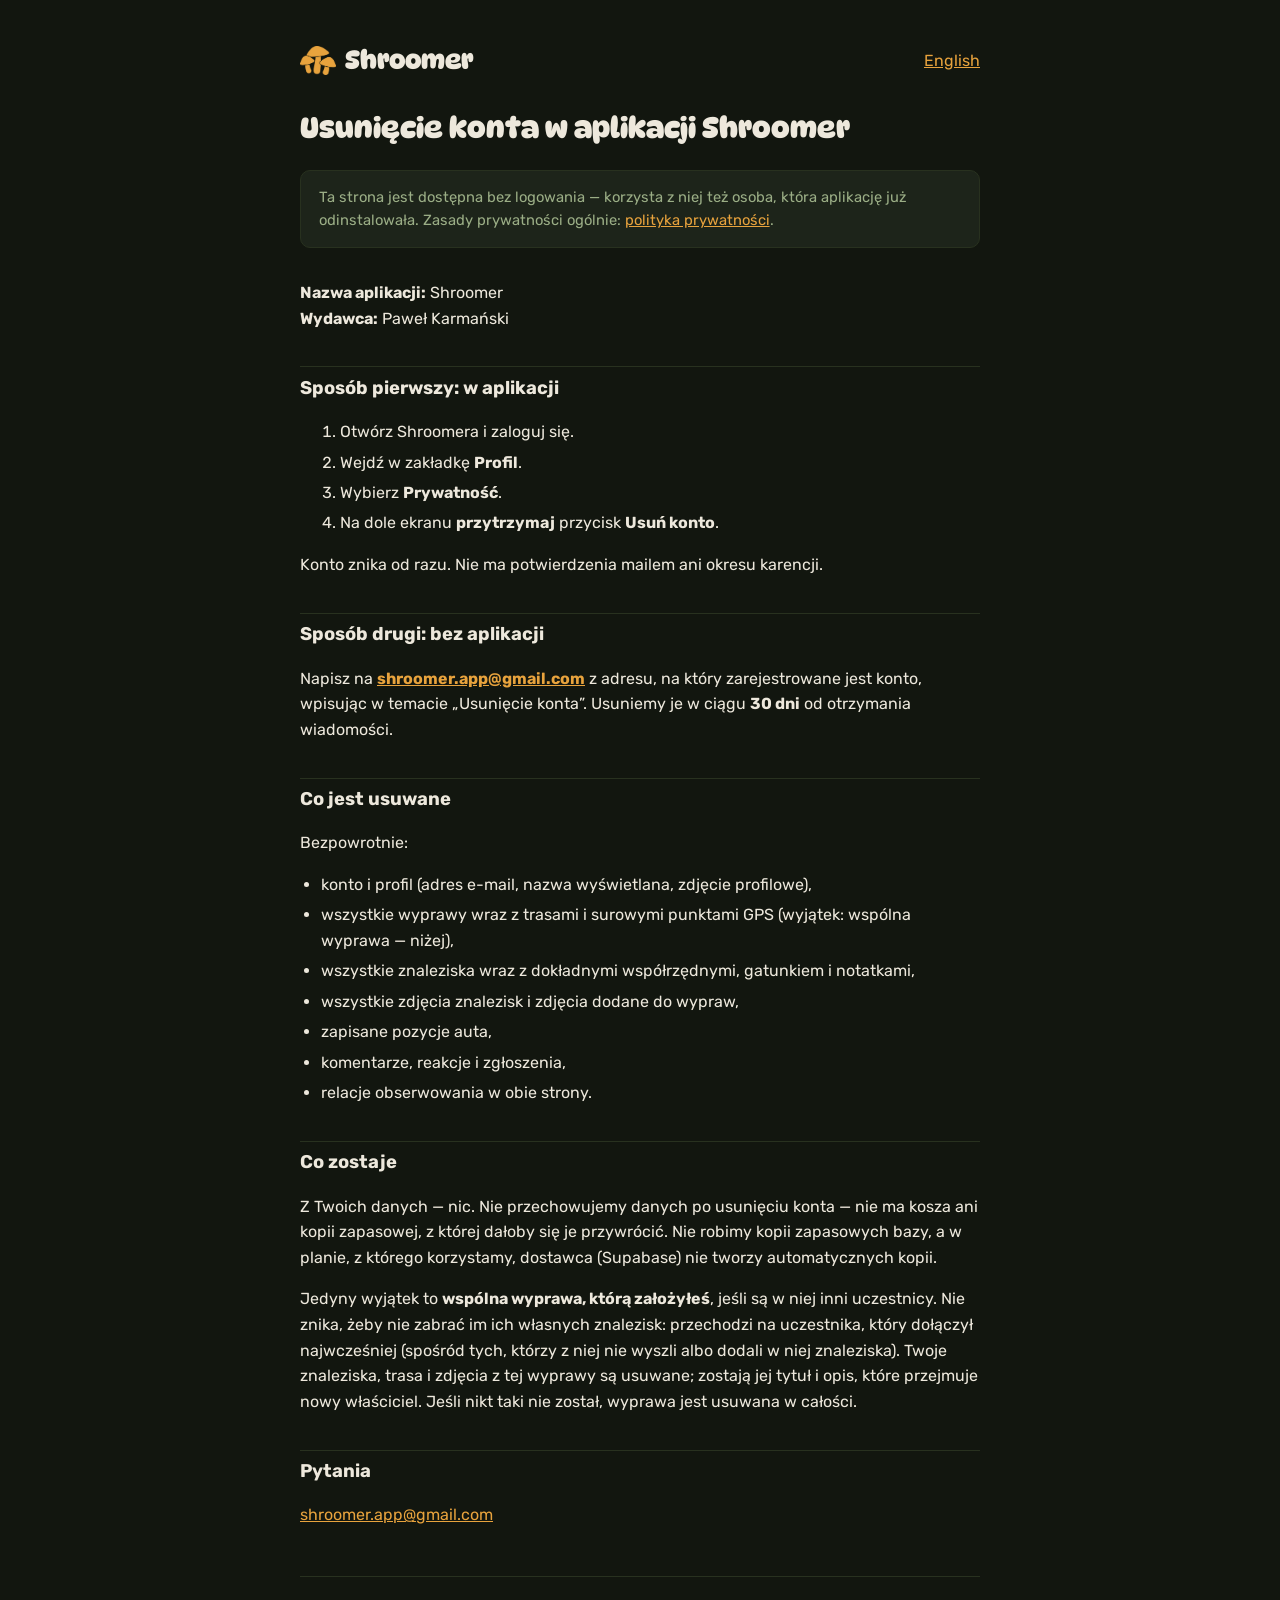
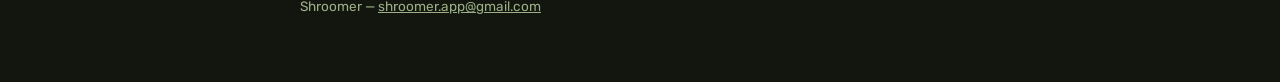
<file: account-deletion.html>
<!doctype html>
<html lang="pl">
<head>
<meta charset="utf-8">
<meta name="viewport" content="width=device-width, initial-scale=1">
<title>Usunięcie konta — Shroomer</title>
<link rel="icon" type="image/png" href="favicon.png">
<link rel="apple-touch-icon" href="apple-touch-icon.png">
<link rel="stylesheet" href="style.css">
</head>
<body>
<main>
<header class="page">
  <img class="mark" src="logo-mark.png" alt="">
  <span class="name">Shroomer</span>
  <a href="en/account-deletion.html" hreflang="en" lang="en" style="margin-left: auto;">English</a>
</header>

<h1>Usunięcie konta w aplikacji Shroomer</h1>

<div class="note">
  Ta strona jest dostępna bez logowania — korzysta z niej też osoba, która aplikację
  już odinstalowała. Zasady prywatności ogólnie: <a href="index.html">polityka
  prywatności</a>.
</div>

<p><strong>Nazwa aplikacji:</strong> Shroomer<br>
<strong>Wydawca:</strong> Paweł Karmański</p>

<h2>Sposób pierwszy: w aplikacji</h2>
<ol>
  <li>Otwórz Shroomera i zaloguj się.</li>
  <li>Wejdź w zakładkę <strong>Profil</strong>.</li>
  <li>Wybierz <strong>Prywatność</strong>.</li>
  <li>Na dole ekranu <strong>przytrzymaj</strong> przycisk <strong>Usuń konto</strong>.</li>
</ol>
<p>Konto znika od razu. Nie ma potwierdzenia mailem ani okresu karencji.</p>

<h2>Sposób drugi: bez aplikacji</h2>
<p>Napisz na <strong><a href="mailto:shroomer.app@gmail.com">shroomer.app@gmail.com</a></strong>
z adresu, na który zarejestrowane jest konto, wpisując w temacie „Usunięcie konta”.
Usuniemy je w ciągu <strong>30 dni</strong> od otrzymania wiadomości.</p>

<h2>Co jest usuwane</h2>
<p>Bezpowrotnie:</p>
<ul>
  <li>konto i profil (adres e-mail, nazwa wyświetlana, zdjęcie profilowe),</li>
  <li>wszystkie wyprawy wraz z trasami i surowymi punktami GPS (wyjątek: wspólna
  wyprawa — niżej),</li>
  <li>wszystkie znaleziska wraz z dokładnymi współrzędnymi, gatunkiem i notatkami,</li>
  <li>wszystkie zdjęcia znalezisk i zdjęcia dodane do wypraw,</li>
  <li>zapisane pozycje auta,</li>
  <li>komentarze, reakcje i zgłoszenia,</li>
  <li>relacje obserwowania w obie strony.</li>
</ul>

<h2>Co zostaje</h2>
<p>Z Twoich danych — nic. Nie przechowujemy danych po usunięciu konta — nie ma kosza
ani kopii zapasowej, z której dałoby się je przywrócić. Nie robimy kopii zapasowych
bazy, a w planie, z którego korzystamy, dostawca (Supabase) nie tworzy automatycznych
kopii.</p>
<p>Jedyny wyjątek to <strong>wspólna wyprawa, którą założyłeś</strong>, jeśli są w niej
inni uczestnicy. Nie znika, żeby nie zabrać im ich własnych znalezisk: przechodzi na
uczestnika, który dołączył najwcześniej (spośród tych, którzy z niej nie wyszli albo
dodali w niej znaleziska). Twoje znaleziska, trasa i zdjęcia z tej wyprawy są usuwane;
zostają jej tytuł i opis, które przejmuje nowy właściciel. Jeśli nikt taki nie został,
wyprawa jest usuwana w całości.</p>

<h2>Pytania</h2>
<p><a href="mailto:shroomer.app@gmail.com">shroomer.app@gmail.com</a></p>

<footer class="page">
  Shroomer — <a href="mailto:shroomer.app@gmail.com">shroomer.app@gmail.com</a>
</footer>
</main>
</body>
</html>
</file>
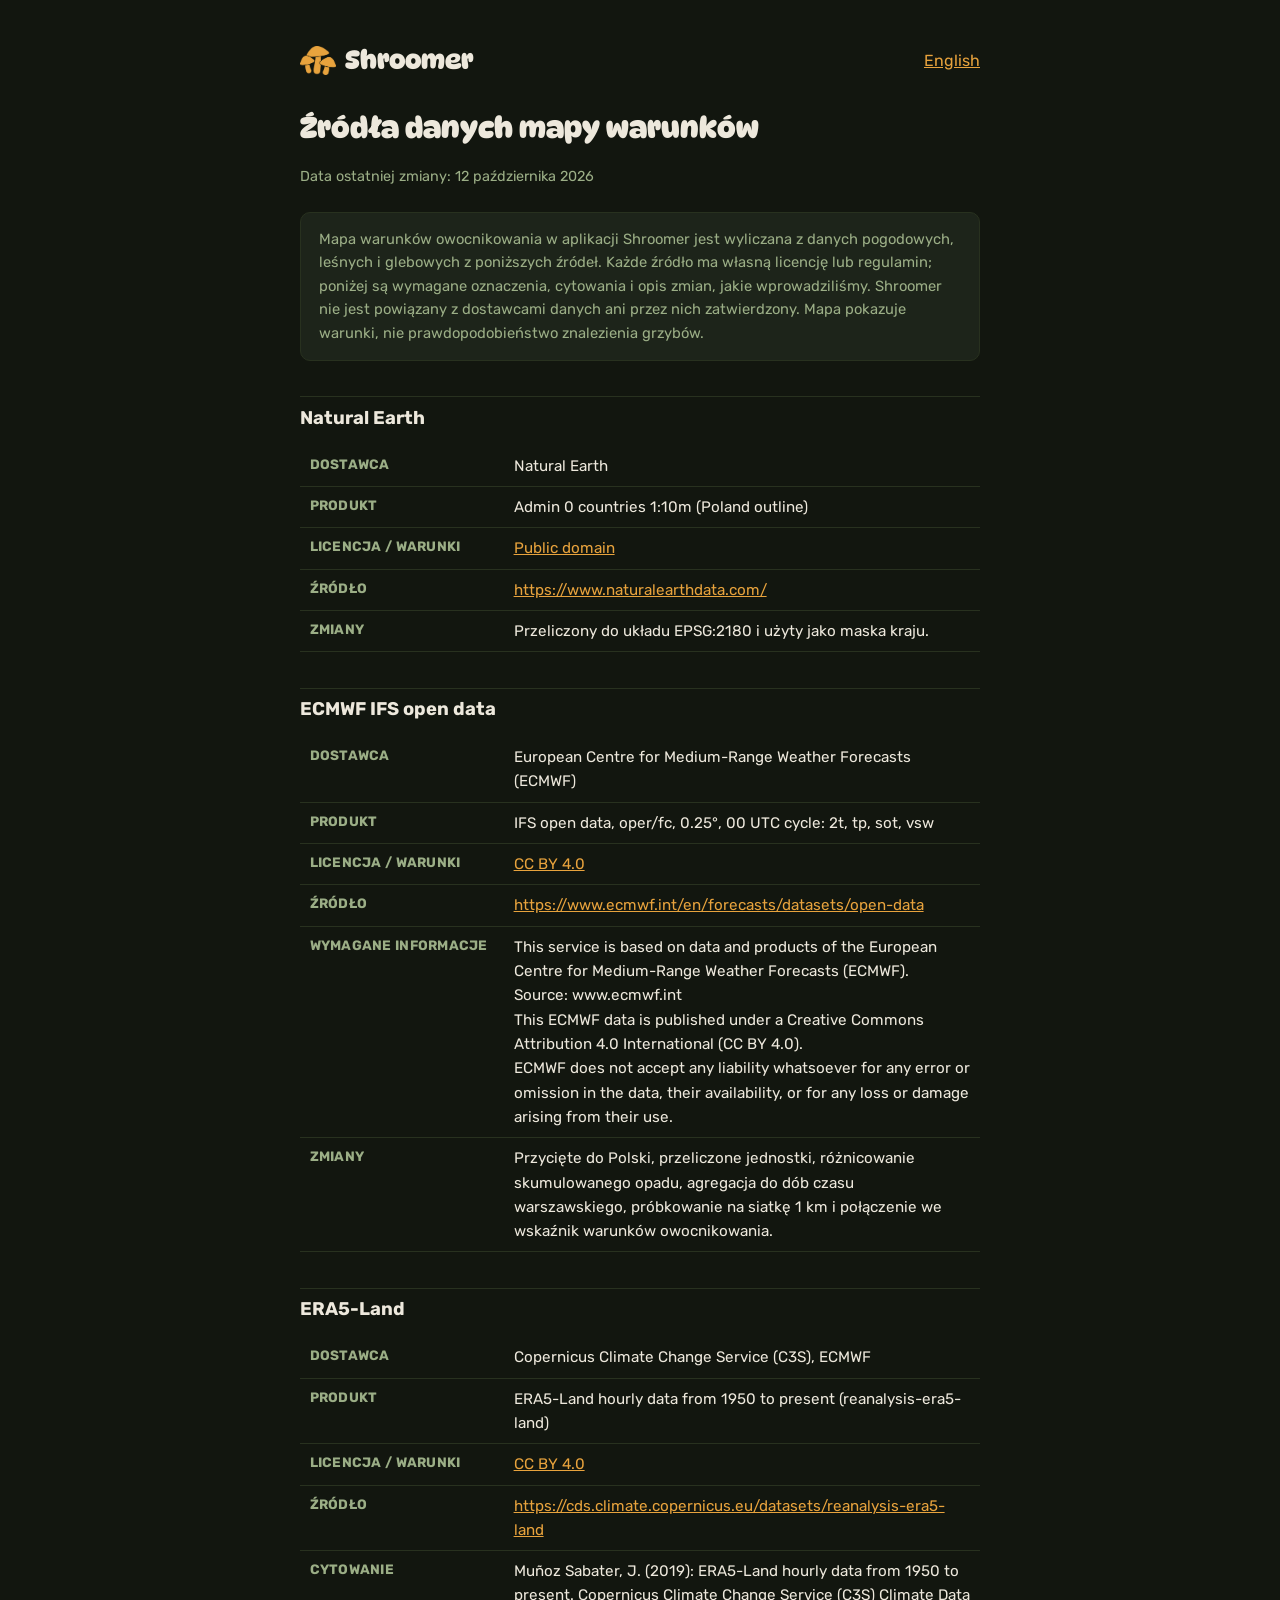
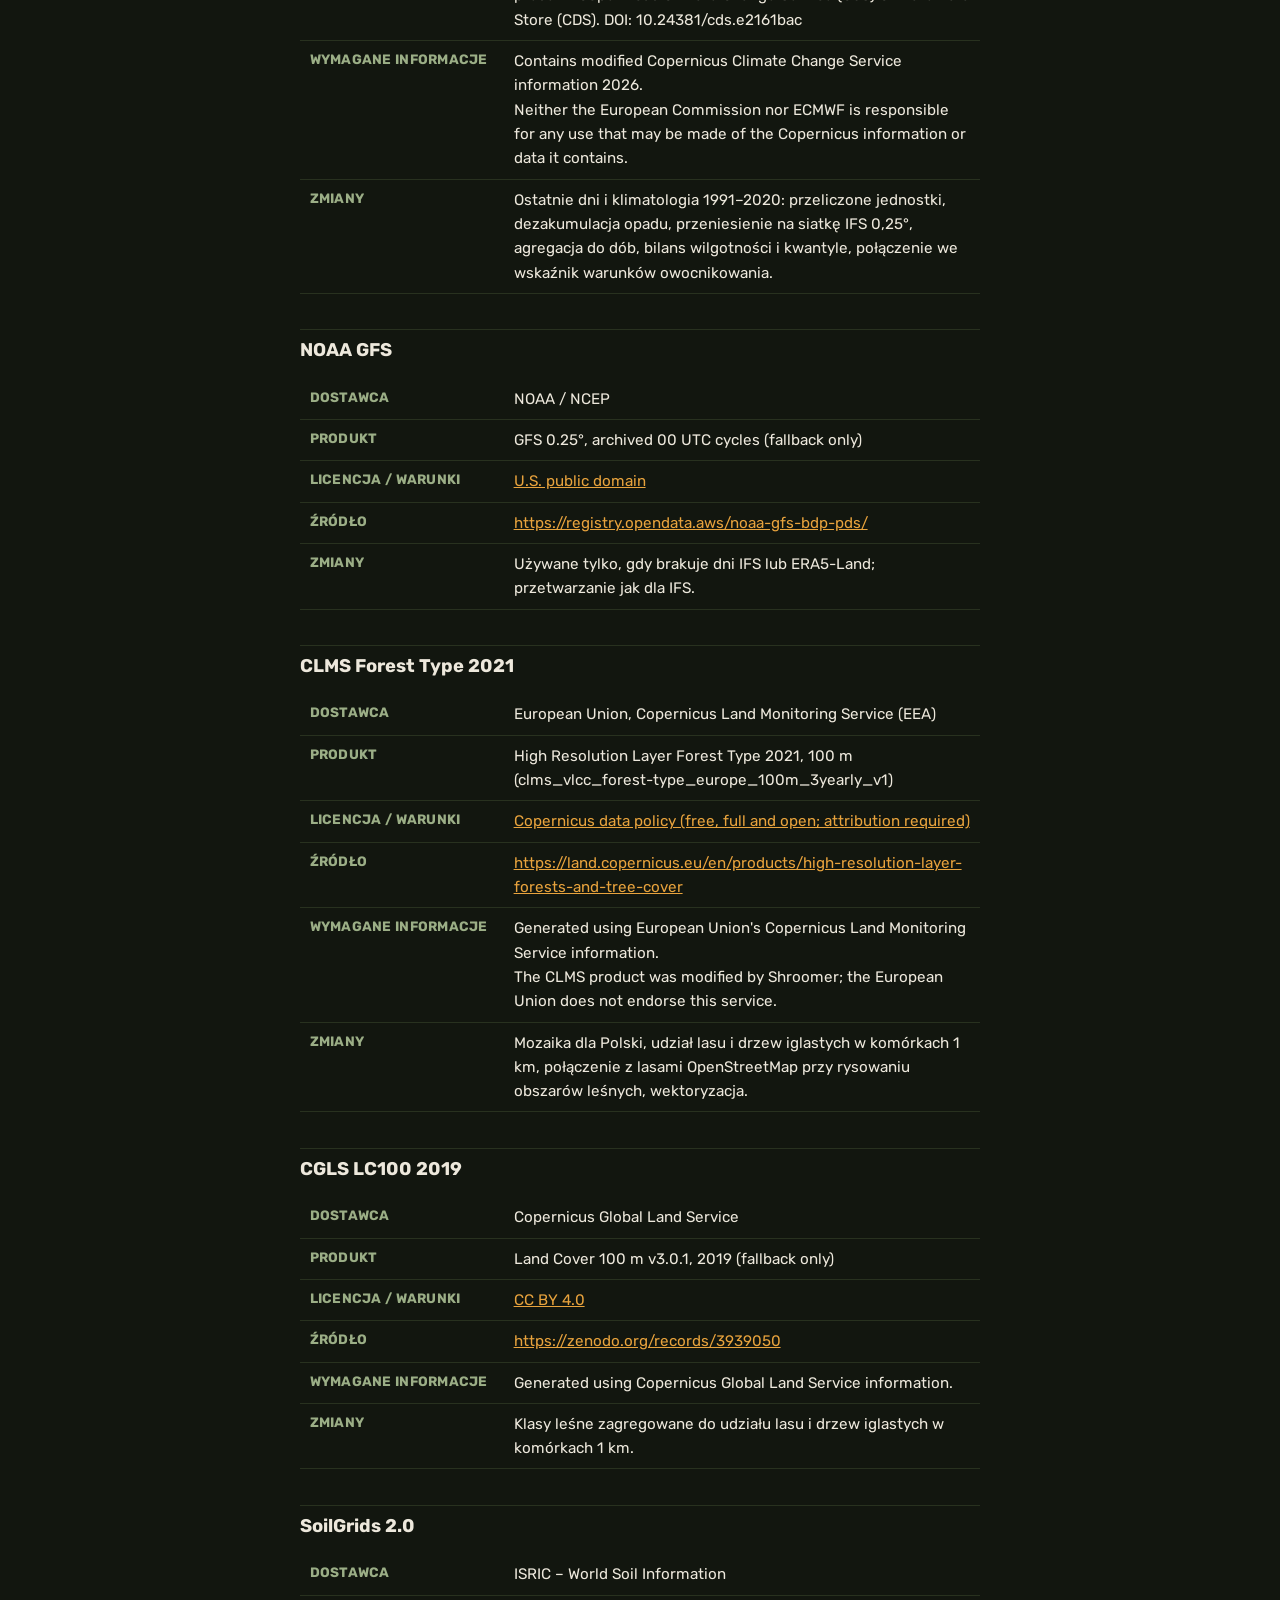
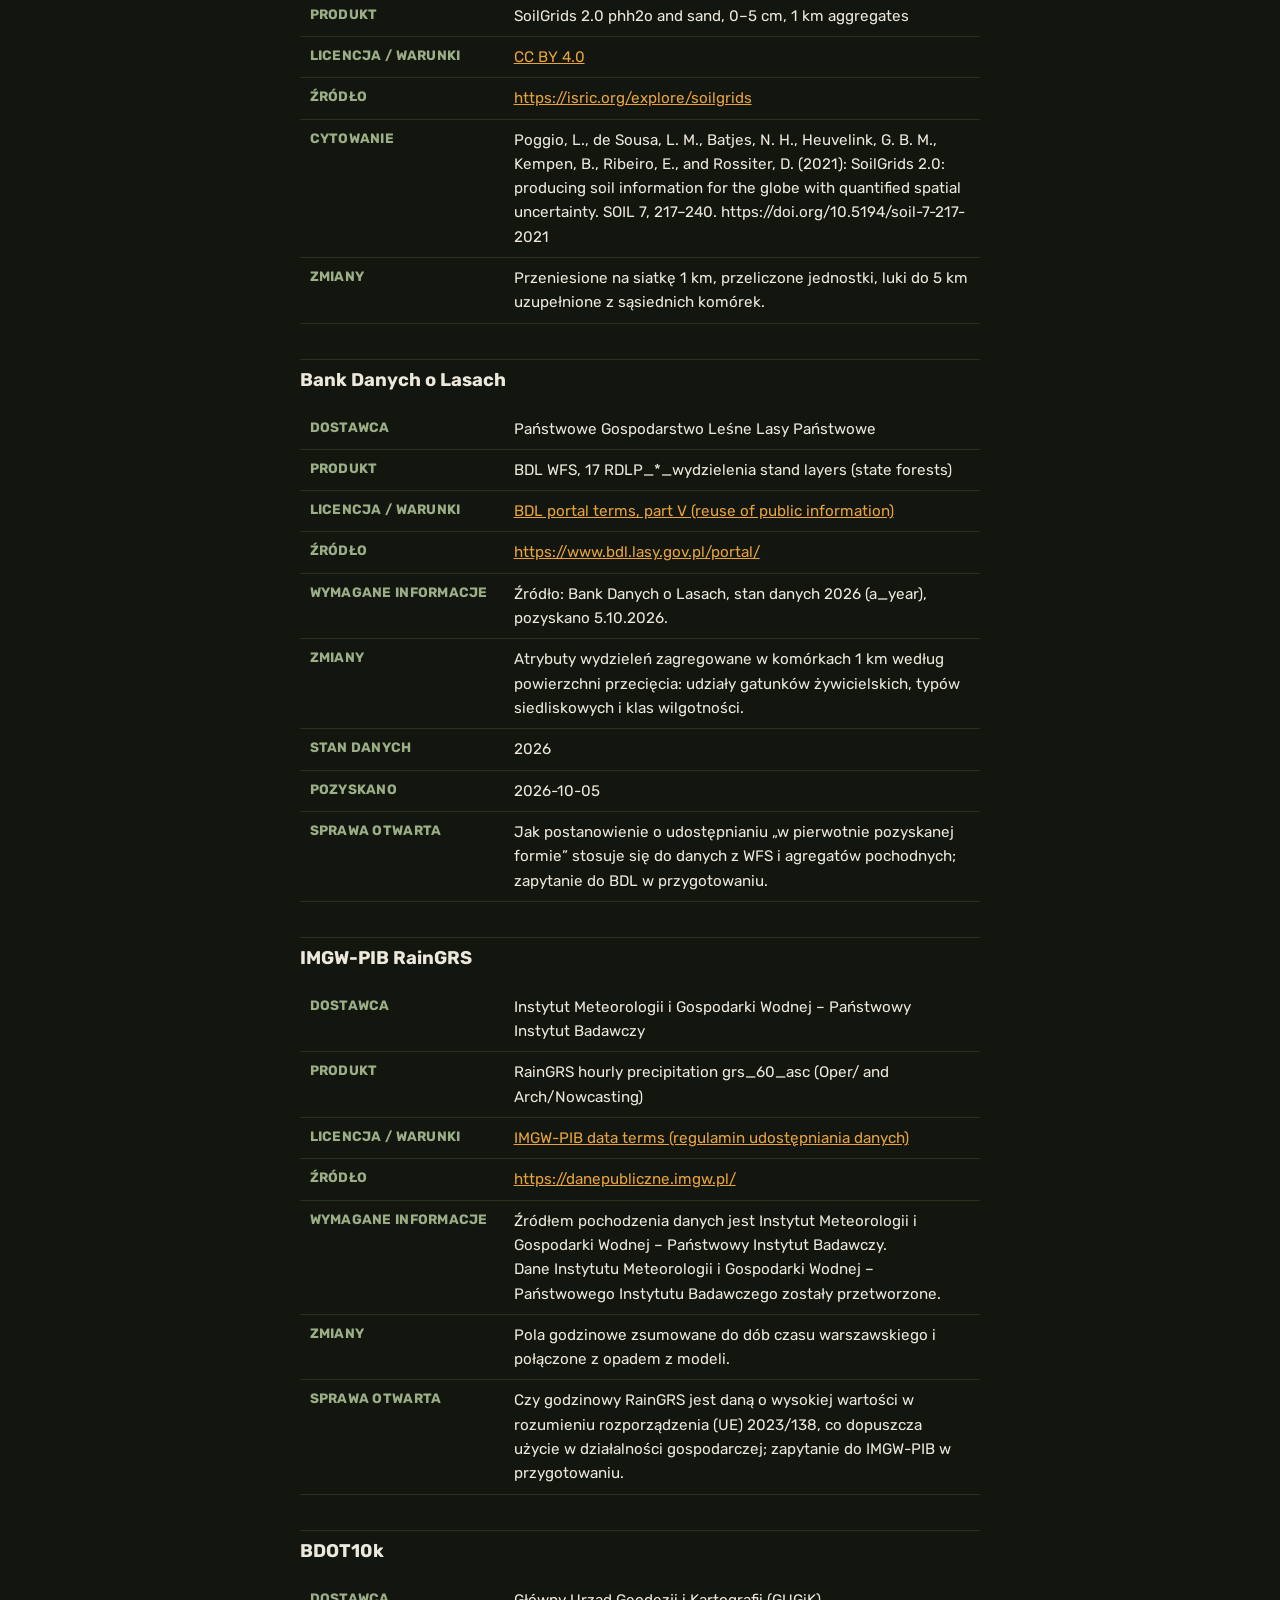
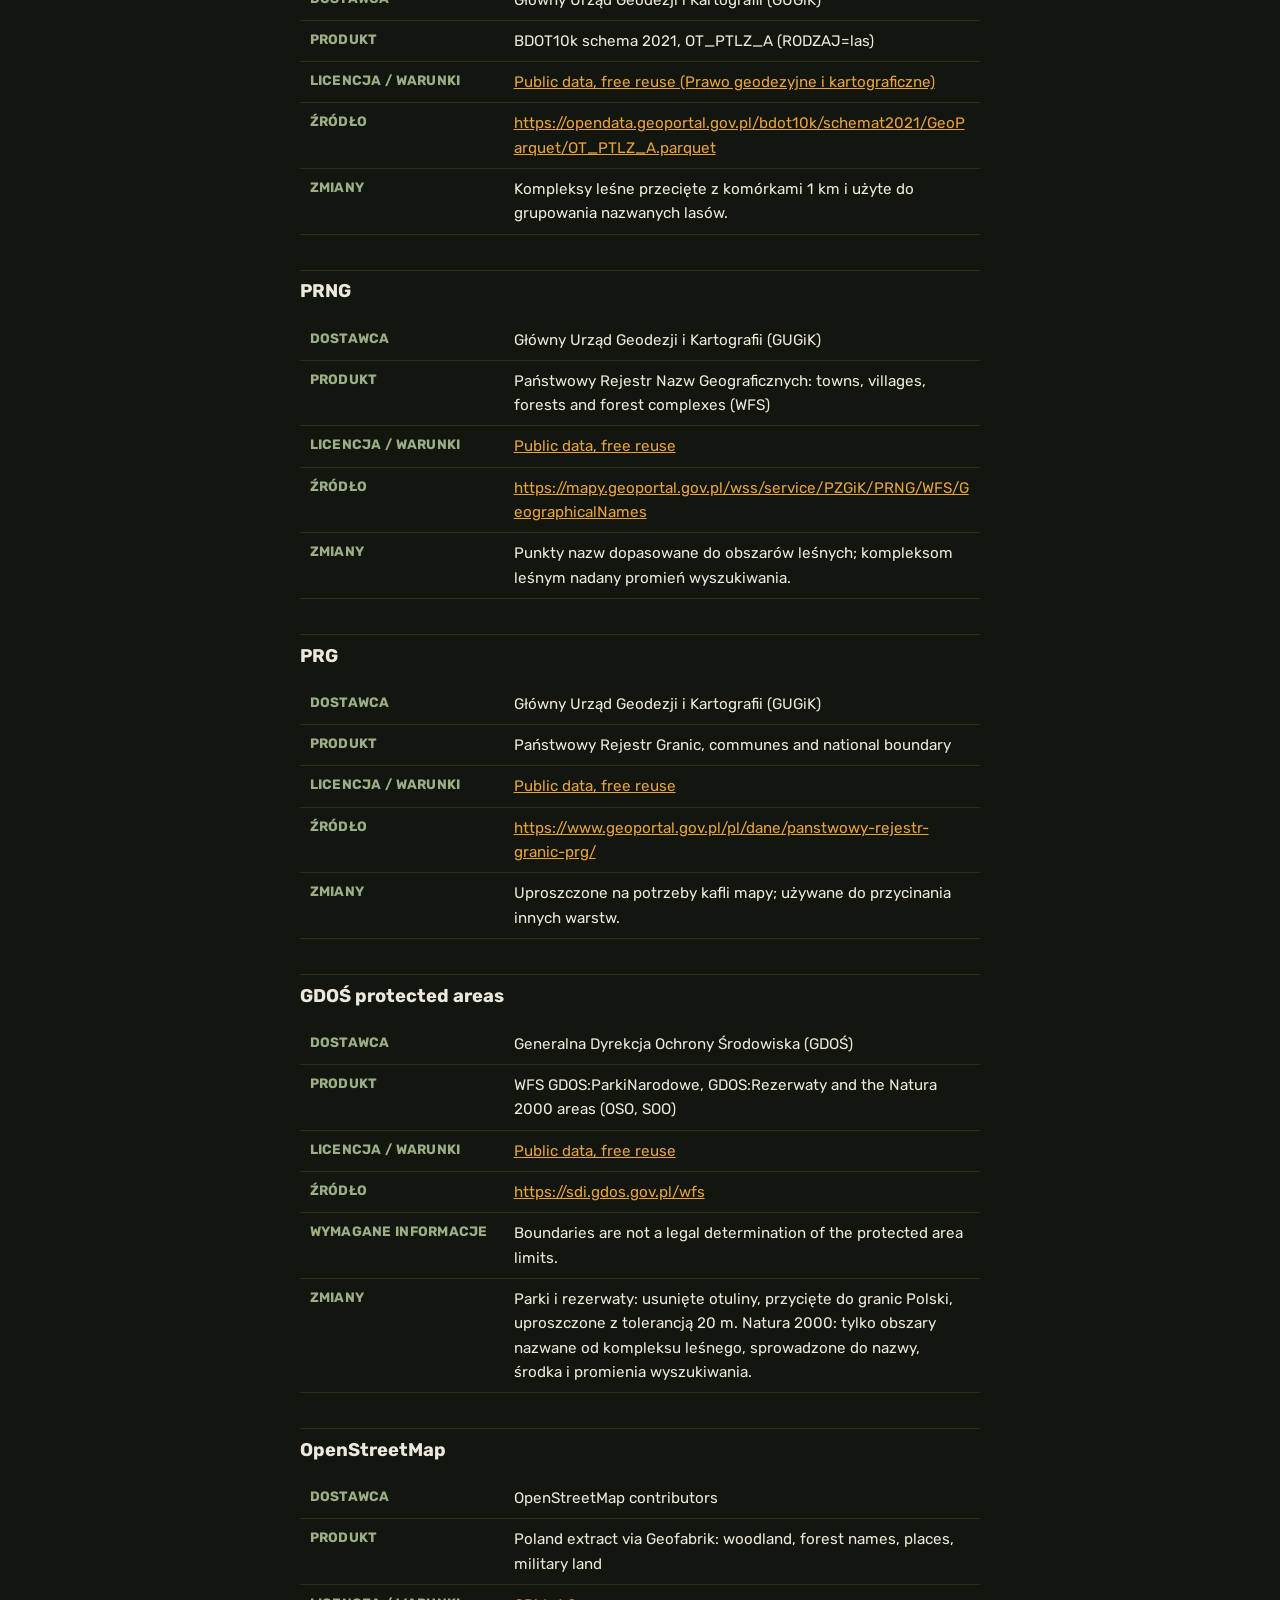
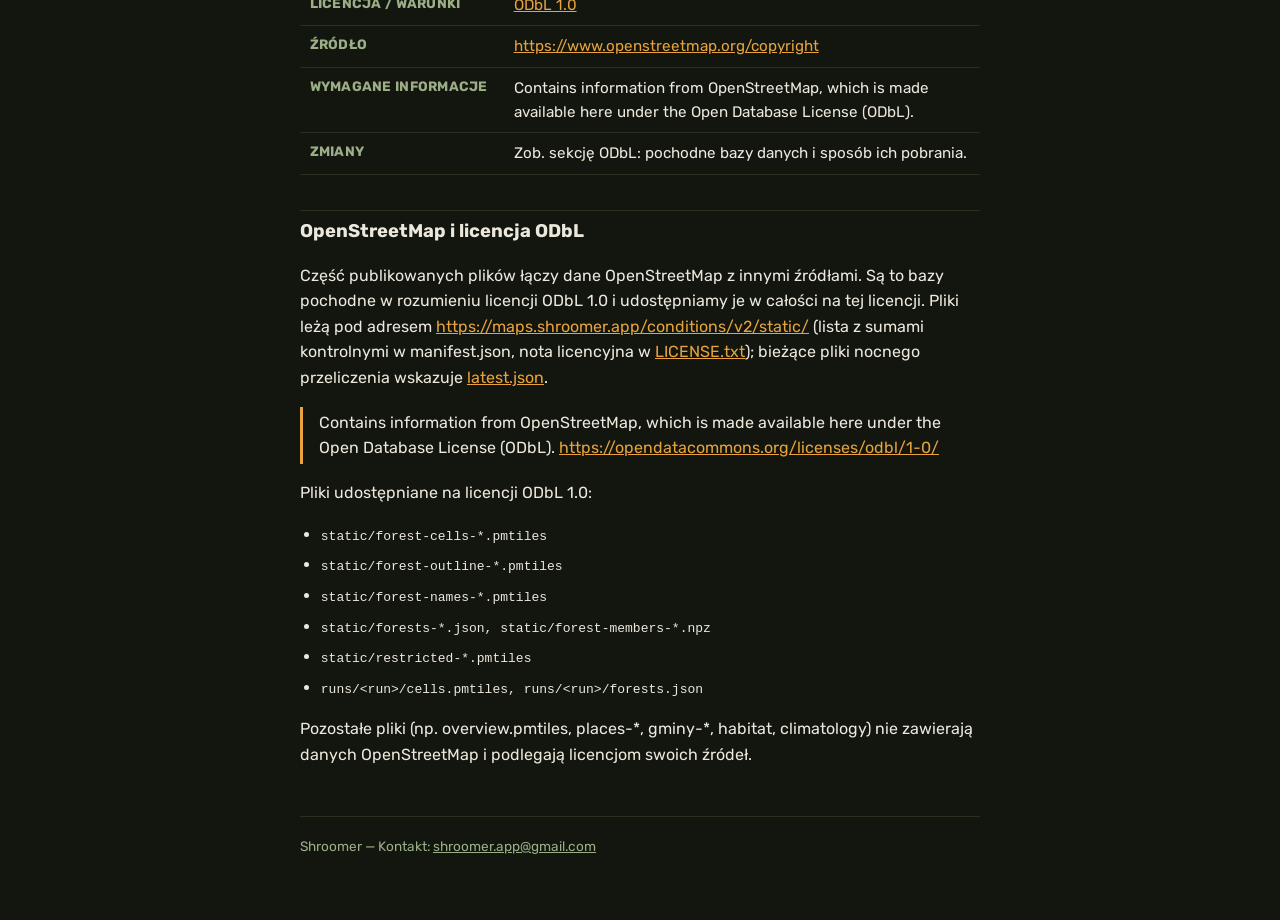
<file: data-sources.html>
<!doctype html>
<html lang="pl">
<head>
<meta charset="utf-8">
<meta name="viewport" content="width=device-width, initial-scale=1">
<title>Źródła danych mapy warunków — Shroomer</title>
<link rel="icon" type="image/png" href="favicon.png">
<link rel="apple-touch-icon" href="apple-touch-icon.png">
<link rel="stylesheet" href="style.css">
<style>td { overflow-wrap: anywhere; } th { width: 30%; }</style>
</head>
<body>
<main>
<header class="page">
  <img class="mark" src="logo-mark.png" alt="">
  <span class="name">Shroomer</span>
  <a href="en/data-sources.html" hreflang="en" lang="en" style="margin-left: auto;">English</a>
</header>

<h1>Źródła danych mapy warunków</h1>
<p class="updated">Data ostatniej zmiany: 12 października 2026</p>

<div class="note">Mapa warunków owocnikowania w aplikacji Shroomer jest wyliczana z danych pogodowych, leśnych i glebowych z poniższych źródeł. Każde źródło ma własną licencję lub regulamin; poniżej są wymagane oznaczenia, cytowania i opis zmian, jakie wprowadziliśmy. Shroomer nie jest powiązany z dostawcami danych ani przez nich zatwierdzony. Mapa pokazuje warunki, nie prawdopodobieństwo znalezienia grzybów.</div>

<h2 id="natural_earth">Natural Earth</h2>
<table>
  <tr><th>Dostawca</th><td>Natural Earth</td></tr>
  <tr><th>Produkt</th><td>Admin 0 countries 1:10m (Poland outline)</td></tr>
  <tr><th>Licencja / warunki</th><td><a href="https://www.naturalearthdata.com/about/terms-of-use/">Public domain</a></td></tr>
  <tr><th>Źródło</th><td><a href="https://www.naturalearthdata.com/">https://www.naturalearthdata.com/</a></td></tr>
  <tr><th>Zmiany</th><td>Przeliczony do układu EPSG:2180 i użyty jako maska kraju.</td></tr>
</table>

<h2 id="ecmwf_ifs">ECMWF IFS open data</h2>
<table>
  <tr><th>Dostawca</th><td>European Centre for Medium-Range Weather Forecasts (ECMWF)</td></tr>
  <tr><th>Produkt</th><td>IFS open data, oper/fc, 0.25°, 00 UTC cycle: 2t, tp, sot, vsw</td></tr>
  <tr><th>Licencja / warunki</th><td><a href="https://creativecommons.org/licenses/by/4.0/">CC BY 4.0</a></td></tr>
  <tr><th>Źródło</th><td><a href="https://www.ecmwf.int/en/forecasts/datasets/open-data">https://www.ecmwf.int/en/forecasts/datasets/open-data</a></td></tr>
  <tr><th>Wymagane informacje</th><td>This service is based on data and products of the European Centre for Medium-Range Weather Forecasts (ECMWF).<br>Source: www.ecmwf.int<br>This ECMWF data is published under a Creative Commons Attribution 4.0 International (CC BY 4.0).<br>ECMWF does not accept any liability whatsoever for any error or omission in the data, their availability, or for any loss or damage arising from their use.</td></tr>
  <tr><th>Zmiany</th><td>Przycięte do Polski, przeliczone jednostki, różnicowanie skumulowanego opadu, agregacja do dób czasu warszawskiego, próbkowanie na siatkę 1 km i połączenie we wskaźnik warunków owocnikowania.</td></tr>
</table>

<h2 id="era5_land">ERA5-Land</h2>
<table>
  <tr><th>Dostawca</th><td>Copernicus Climate Change Service (C3S), ECMWF</td></tr>
  <tr><th>Produkt</th><td>ERA5-Land hourly data from 1950 to present (reanalysis-era5-land)</td></tr>
  <tr><th>Licencja / warunki</th><td><a href="https://cds.climate.copernicus.eu/licences/cc-by">CC BY 4.0</a></td></tr>
  <tr><th>Źródło</th><td><a href="https://cds.climate.copernicus.eu/datasets/reanalysis-era5-land">https://cds.climate.copernicus.eu/datasets/reanalysis-era5-land</a></td></tr>
  <tr><th>Cytowanie</th><td>Muñoz Sabater, J. (2019): ERA5-Land hourly data from 1950 to present. Copernicus Climate Change Service (C3S) Climate Data Store (CDS). DOI: 10.24381/cds.e2161bac</td></tr>
  <tr><th>Wymagane informacje</th><td>Contains modified Copernicus Climate Change Service information 2026.<br>Neither the European Commission nor ECMWF is responsible for any use that may be made of the Copernicus information or data it contains.</td></tr>
  <tr><th>Zmiany</th><td>Ostatnie dni i klimatologia 1991–2020: przeliczone jednostki, dezakumulacja opadu, przeniesienie na siatkę IFS 0,25°, agregacja do dób, bilans wilgotności i kwantyle, połączenie we wskaźnik warunków owocnikowania.</td></tr>
</table>

<h2 id="noaa_gfs">NOAA GFS</h2>
<table>
  <tr><th>Dostawca</th><td>NOAA / NCEP</td></tr>
  <tr><th>Produkt</th><td>GFS 0.25°, archived 00 UTC cycles (fallback only)</td></tr>
  <tr><th>Licencja / warunki</th><td><a href="https://www.weather.gov/disclaimer">U.S. public domain</a></td></tr>
  <tr><th>Źródło</th><td><a href="https://registry.opendata.aws/noaa-gfs-bdp-pds/">https://registry.opendata.aws/noaa-gfs-bdp-pds/</a></td></tr>
  <tr><th>Zmiany</th><td>Używane tylko, gdy brakuje dni IFS lub ERA5-Land; przetwarzanie jak dla IFS.</td></tr>
</table>

<h2 id="clms_fty2021">CLMS Forest Type 2021</h2>
<table>
  <tr><th>Dostawca</th><td>European Union, Copernicus Land Monitoring Service (EEA)</td></tr>
  <tr><th>Produkt</th><td>High Resolution Layer Forest Type 2021, 100 m (clms_vlcc_forest-type_europe_100m_3yearly_v1)</td></tr>
  <tr><th>Licencja / warunki</th><td><a href="https://land.copernicus.eu/en/data-policy">Copernicus data policy (free, full and open; attribution required)</a></td></tr>
  <tr><th>Źródło</th><td><a href="https://land.copernicus.eu/en/products/high-resolution-layer-forests-and-tree-cover">https://land.copernicus.eu/en/products/high-resolution-layer-forests-and-tree-cover</a></td></tr>
  <tr><th>Wymagane informacje</th><td>Generated using European Union&#x27;s Copernicus Land Monitoring Service information.<br>The CLMS product was modified by Shroomer; the European Union does not endorse this service.</td></tr>
  <tr><th>Zmiany</th><td>Mozaika dla Polski, udział lasu i drzew iglastych w komórkach 1 km, połączenie z lasami OpenStreetMap przy rysowaniu obszarów leśnych, wektoryzacja.</td></tr>
</table>

<h2 id="cgls_lc100_2019">CGLS LC100 2019</h2>
<table>
  <tr><th>Dostawca</th><td>Copernicus Global Land Service</td></tr>
  <tr><th>Produkt</th><td>Land Cover 100 m v3.0.1, 2019 (fallback only)</td></tr>
  <tr><th>Licencja / warunki</th><td><a href="https://creativecommons.org/licenses/by/4.0/">CC BY 4.0</a></td></tr>
  <tr><th>Źródło</th><td><a href="https://zenodo.org/records/3939050">https://zenodo.org/records/3939050</a></td></tr>
  <tr><th>Wymagane informacje</th><td>Generated using Copernicus Global Land Service information.</td></tr>
  <tr><th>Zmiany</th><td>Klasy leśne zagregowane do udziału lasu i drzew iglastych w komórkach 1 km.</td></tr>
</table>

<h2 id="soilgrids">SoilGrids 2.0</h2>
<table>
  <tr><th>Dostawca</th><td>ISRIC – World Soil Information</td></tr>
  <tr><th>Produkt</th><td>SoilGrids 2.0 phh2o and sand, 0–5 cm, 1 km aggregates</td></tr>
  <tr><th>Licencja / warunki</th><td><a href="https://creativecommons.org/licenses/by/4.0/">CC BY 4.0</a></td></tr>
  <tr><th>Źródło</th><td><a href="https://isric.org/explore/soilgrids">https://isric.org/explore/soilgrids</a></td></tr>
  <tr><th>Cytowanie</th><td>Poggio, L., de Sousa, L. M., Batjes, N. H., Heuvelink, G. B. M., Kempen, B., Ribeiro, E., and Rossiter, D. (2021): SoilGrids 2.0: producing soil information for the globe with quantified spatial uncertainty. SOIL 7, 217–240. https://doi.org/10.5194/soil-7-217-2021</td></tr>
  <tr><th>Zmiany</th><td>Przeniesione na siatkę 1 km, przeliczone jednostki, luki do 5 km uzupełnione z sąsiednich komórek.</td></tr>
</table>

<h2 id="bdl">Bank Danych o Lasach</h2>
<table>
  <tr><th>Dostawca</th><td>Państwowe Gospodarstwo Leśne Lasy Państwowe</td></tr>
  <tr><th>Produkt</th><td>BDL WFS, 17 RDLP_*_wydzielenia stand layers (state forests)</td></tr>
  <tr><th>Licencja / warunki</th><td><a href="https://www.bdl.lasy.gov.pl/portal/regulamin">BDL portal terms, part V (reuse of public information)</a></td></tr>
  <tr><th>Źródło</th><td><a href="https://www.bdl.lasy.gov.pl/portal/">https://www.bdl.lasy.gov.pl/portal/</a></td></tr>
  <tr><th>Wymagane informacje</th><td>Źródło: Bank Danych o Lasach, stan danych 2026 (a_year), pozyskano 5.10.2026.</td></tr>
  <tr><th>Zmiany</th><td>Atrybuty wydzieleń zagregowane w komórkach 1 km według powierzchni przecięcia: udziały gatunków żywicielskich, typów siedliskowych i klas wilgotności.</td></tr>
  <tr><th>Stan danych</th><td>2026</td></tr>
  <tr><th>Pozyskano</th><td>2026-10-05</td></tr>
  <tr><th>Sprawa otwarta</th><td>Jak postanowienie o udostępnianiu „w pierwotnie pozyskanej formie” stosuje się do danych z WFS i agregatów pochodnych; zapytanie do BDL w przygotowaniu.</td></tr>
</table>

<h2 id="imgw_raingrs">IMGW-PIB RainGRS</h2>
<table>
  <tr><th>Dostawca</th><td>Instytut Meteorologii i Gospodarki Wodnej – Państwowy Instytut Badawczy</td></tr>
  <tr><th>Produkt</th><td>RainGRS hourly precipitation grs_60_asc (Oper/ and Arch/Nowcasting)</td></tr>
  <tr><th>Licencja / warunki</th><td><a href="https://danepubliczne.imgw.pl/">IMGW-PIB data terms (regulamin udostępniania danych)</a></td></tr>
  <tr><th>Źródło</th><td><a href="https://danepubliczne.imgw.pl/">https://danepubliczne.imgw.pl/</a></td></tr>
  <tr><th>Wymagane informacje</th><td>Źródłem pochodzenia danych jest Instytut Meteorologii i Gospodarki Wodnej – Państwowy Instytut Badawczy.<br>Dane Instytutu Meteorologii i Gospodarki Wodnej – Państwowego Instytutu Badawczego zostały przetworzone.</td></tr>
  <tr><th>Zmiany</th><td>Pola godzinowe zsumowane do dób czasu warszawskiego i połączone z opadem z modeli.</td></tr>
  <tr><th>Sprawa otwarta</th><td>Czy godzinowy RainGRS jest daną o wysokiej wartości w rozumieniu rozporządzenia (UE) 2023/138, co dopuszcza użycie w działalności gospodarczej; zapytanie do IMGW-PIB w przygotowaniu.</td></tr>
</table>

<h2 id="bdot10k">BDOT10k</h2>
<table>
  <tr><th>Dostawca</th><td>Główny Urząd Geodezji i Kartografii (GUGiK)</td></tr>
  <tr><th>Produkt</th><td>BDOT10k schema 2021, OT_PTLZ_A (RODZAJ=las)</td></tr>
  <tr><th>Licencja / warunki</th><td><a href="https://www.geoportal.gov.pl/pl/dane/baza-danych-obiektow-topograficznych-bdot10k/">Public data, free reuse (Prawo geodezyjne i kartograficzne)</a></td></tr>
  <tr><th>Źródło</th><td><a href="https://opendata.geoportal.gov.pl/bdot10k/schemat2021/GeoParquet/OT_PTLZ_A.parquet">https://opendata.geoportal.gov.pl/bdot10k/schemat2021/GeoParquet/OT_PTLZ_A.parquet</a></td></tr>
  <tr><th>Zmiany</th><td>Kompleksy leśne przecięte z komórkami 1 km i użyte do grupowania nazwanych lasów.</td></tr>
</table>

<h2 id="prng">PRNG</h2>
<table>
  <tr><th>Dostawca</th><td>Główny Urząd Geodezji i Kartografii (GUGiK)</td></tr>
  <tr><th>Produkt</th><td>Państwowy Rejestr Nazw Geograficznych: towns, villages, forests and forest complexes (WFS)</td></tr>
  <tr><th>Licencja / warunki</th><td><a href="https://www.geoportal.gov.pl/pl/dane/panstwowy-rejestr-nazw-geograficznych-prng/">Public data, free reuse</a></td></tr>
  <tr><th>Źródło</th><td><a href="https://mapy.geoportal.gov.pl/wss/service/PZGiK/PRNG/WFS/GeographicalNames">https://mapy.geoportal.gov.pl/wss/service/PZGiK/PRNG/WFS/GeographicalNames</a></td></tr>
  <tr><th>Zmiany</th><td>Punkty nazw dopasowane do obszarów leśnych; kompleksom leśnym nadany promień wyszukiwania.</td></tr>
</table>

<h2 id="prg">PRG</h2>
<table>
  <tr><th>Dostawca</th><td>Główny Urząd Geodezji i Kartografii (GUGiK)</td></tr>
  <tr><th>Produkt</th><td>Państwowy Rejestr Granic, communes and national boundary</td></tr>
  <tr><th>Licencja / warunki</th><td><a href="https://www.geoportal.gov.pl/pl/dane/panstwowy-rejestr-granic-prg/">Public data, free reuse</a></td></tr>
  <tr><th>Źródło</th><td><a href="https://www.geoportal.gov.pl/pl/dane/panstwowy-rejestr-granic-prg/">https://www.geoportal.gov.pl/pl/dane/panstwowy-rejestr-granic-prg/</a></td></tr>
  <tr><th>Zmiany</th><td>Uproszczone na potrzeby kafli mapy; używane do przycinania innych warstw.</td></tr>
</table>

<h2 id="gdos">GDOŚ protected areas</h2>
<table>
  <tr><th>Dostawca</th><td>Generalna Dyrekcja Ochrony Środowiska (GDOŚ)</td></tr>
  <tr><th>Produkt</th><td>WFS GDOS:ParkiNarodowe, GDOS:Rezerwaty and the Natura 2000 areas (OSO, SOO)</td></tr>
  <tr><th>Licencja / warunki</th><td><a href="https://www.gov.pl/web/gdos/dostep-do-danych-geoprzestrzennych">Public data, free reuse</a></td></tr>
  <tr><th>Źródło</th><td><a href="https://sdi.gdos.gov.pl/wfs">https://sdi.gdos.gov.pl/wfs</a></td></tr>
  <tr><th>Wymagane informacje</th><td>Boundaries are not a legal determination of the protected area limits.</td></tr>
  <tr><th>Zmiany</th><td>Parki i rezerwaty: usunięte otuliny, przycięte do granic Polski, uproszczone z tolerancją 20 m. Natura 2000: tylko obszary nazwane od kompleksu leśnego, sprowadzone do nazwy, środka i promienia wyszukiwania.</td></tr>
</table>

<h2 id="osm">OpenStreetMap</h2>
<table>
  <tr><th>Dostawca</th><td>OpenStreetMap contributors</td></tr>
  <tr><th>Produkt</th><td>Poland extract via Geofabrik: woodland, forest names, places, military land</td></tr>
  <tr><th>Licencja / warunki</th><td><a href="https://opendatacommons.org/licenses/odbl/1-0/">ODbL 1.0</a></td></tr>
  <tr><th>Źródło</th><td><a href="https://www.openstreetmap.org/copyright">https://www.openstreetmap.org/copyright</a></td></tr>
  <tr><th>Wymagane informacje</th><td>Contains information from OpenStreetMap, which is made available here under the Open Database License (ODbL).</td></tr>
  <tr><th>Zmiany</th><td>Zob. sekcję ODbL: pochodne bazy danych i sposób ich pobrania.</td></tr>
</table>

<h2 id="odbl">OpenStreetMap i licencja ODbL</h2>
<p>Część publikowanych plików łączy dane OpenStreetMap z innymi źródłami. Są to bazy pochodne w rozumieniu licencji ODbL 1.0 i udostępniamy je w całości na tej licencji. Pliki leżą pod adresem <a href="https://maps.shroomer.app/conditions/v2/static/manifest.json">https://maps.shroomer.app/conditions/v2/static/</a> (lista z sumami kontrolnymi w manifest.json, nota licencyjna w <a href="https://maps.shroomer.app/conditions/v2/static/LICENSE.txt">LICENSE.txt</a>); bieżące pliki nocnego przeliczenia wskazuje <a href="https://maps.shroomer.app/conditions/v2/latest.json">latest.json</a>.</p>
<p class="callout">Contains information from OpenStreetMap, which is made available here under the Open Database License (ODbL). <a href="https://opendatacommons.org/licenses/odbl/1-0/">https://opendatacommons.org/licenses/odbl/1-0/</a></p>
<p>Pliki udostępniane na licencji ODbL 1.0:</p>
<ul>
  <li><code>static/forest-cells-*.pmtiles</code></li>
  <li><code>static/forest-outline-*.pmtiles</code></li>
  <li><code>static/forest-names-*.pmtiles</code></li>
  <li><code>static/forests-*.json, static/forest-members-*.npz</code></li>
  <li><code>static/restricted-*.pmtiles</code></li>
  <li><code>runs/&lt;run&gt;/cells.pmtiles, runs/&lt;run&gt;/forests.json</code></li>
</ul>
<p>Pozostałe pliki (np. overview.pmtiles, places-*, gminy-*, habitat, climatology) nie zawierają danych OpenStreetMap i podlegają licencjom swoich źródeł.</p>

<footer class="page">
  Shroomer — Kontakt: <a href="mailto:shroomer.app@gmail.com">shroomer.app@gmail.com</a>
</footer>
</main>
</body>
</html>
</file>
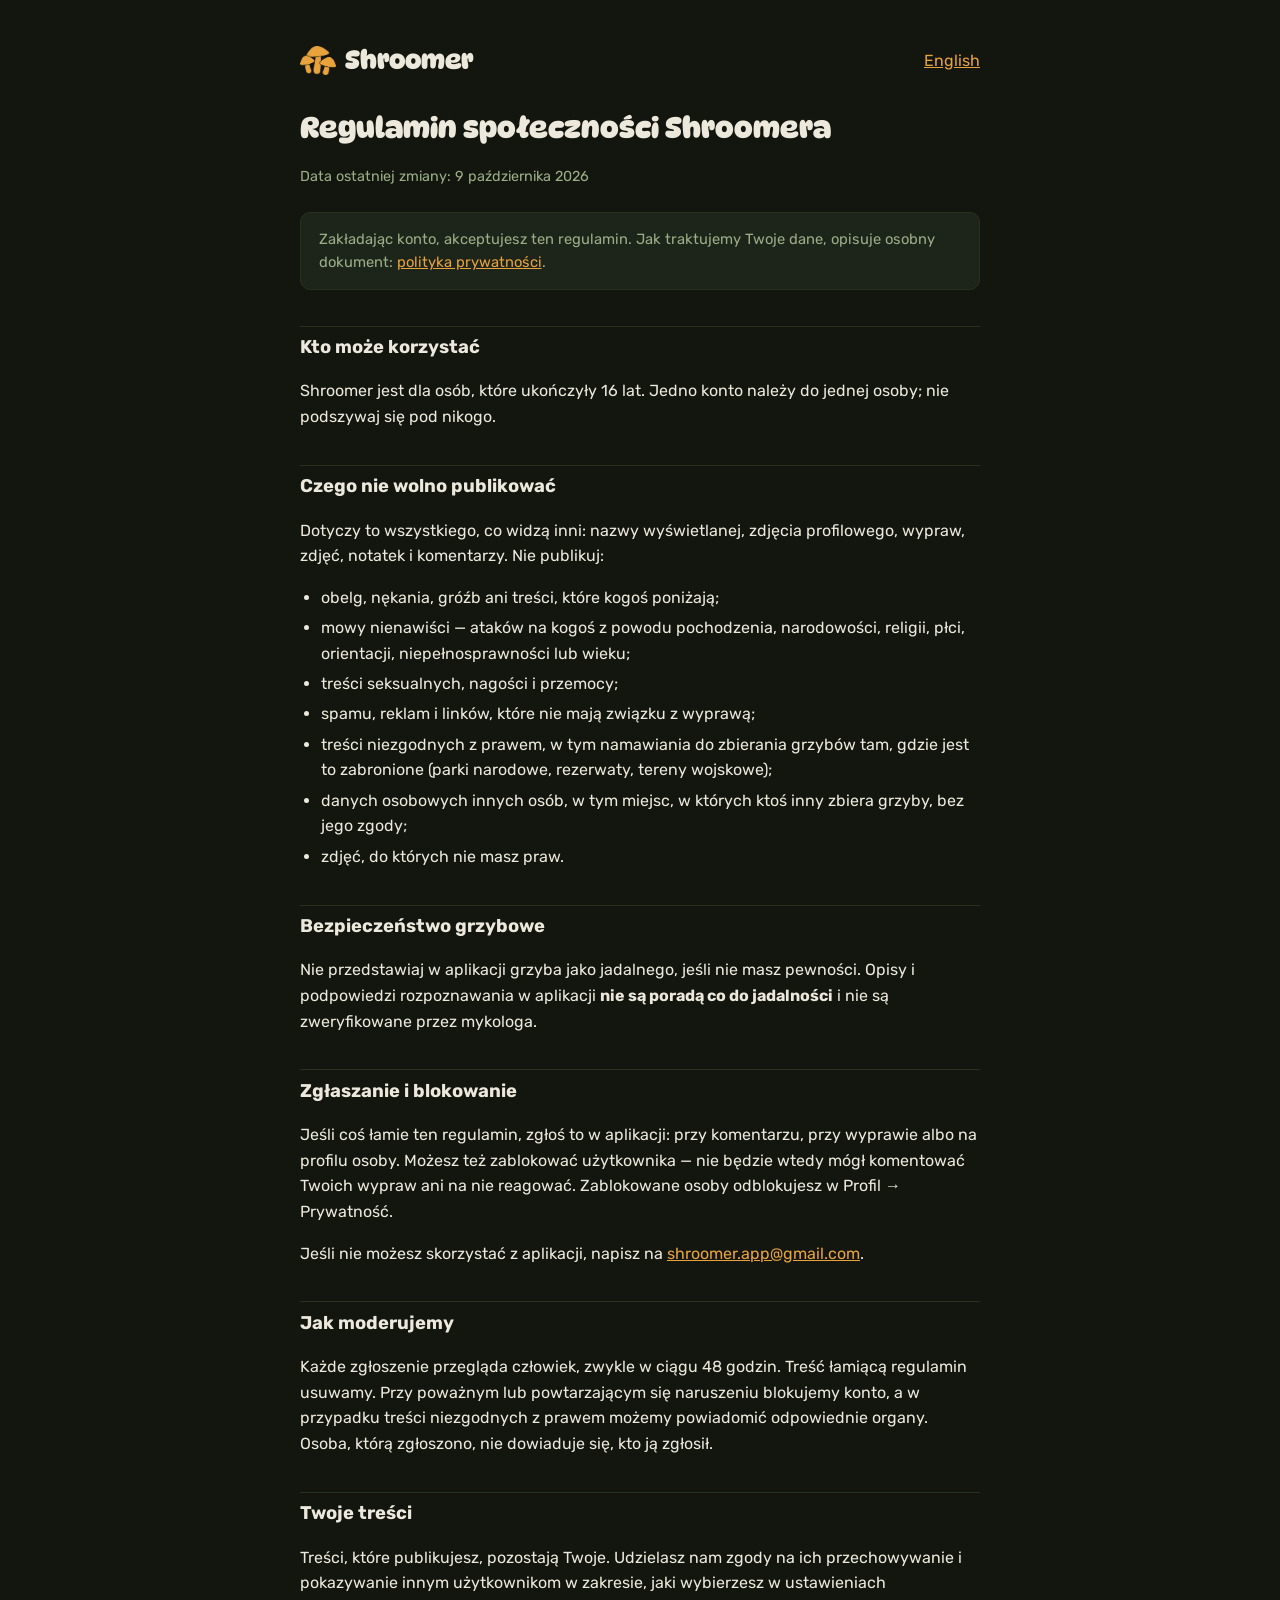
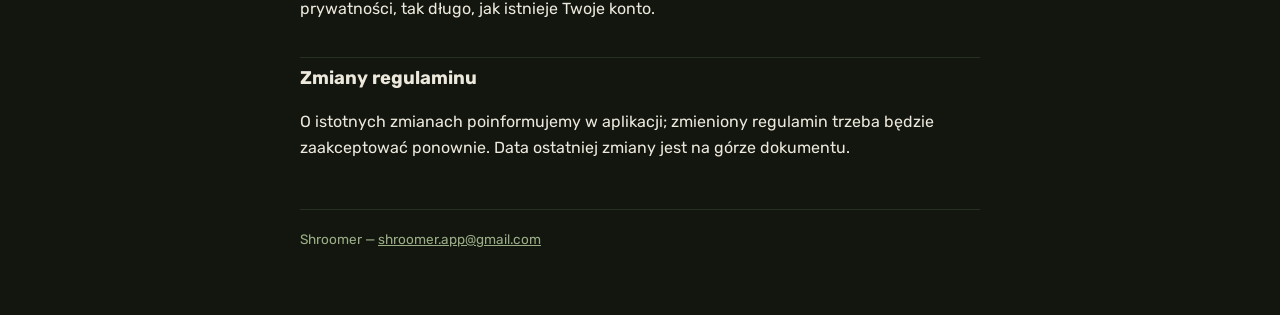
<file: terms.html>
<!doctype html>
<html lang="pl">
<head>
<meta charset="utf-8">
<meta name="viewport" content="width=device-width, initial-scale=1">
<title>Regulamin społeczności — Shroomer</title>
<link rel="icon" type="image/png" href="favicon.png">
<link rel="apple-touch-icon" href="apple-touch-icon.png">
<link rel="stylesheet" href="style.css">
</head>
<body>
<main>
<header class="page">
  <img class="mark" src="logo-mark.png" alt="">
  <span class="name">Shroomer</span>
  <a href="en/terms.html" hreflang="en" lang="en" style="margin-left: auto;">English</a>
</header>

<h1>Regulamin społeczności Shroomera</h1>
<p class="updated">Data ostatniej zmiany: 9 października 2026</p>

<div class="note">
  Zakładając konto, akceptujesz ten regulamin. Jak traktujemy Twoje dane, opisuje
  osobny dokument: <a href="index.html">polityka prywatności</a>.
</div>

<h2>Kto może korzystać</h2>
<p>Shroomer jest dla osób, które ukończyły 16 lat. Jedno konto należy do jednej osoby;
nie podszywaj się pod nikogo.</p>

<h2>Czego nie wolno publikować</h2>
<p>Dotyczy to wszystkiego, co widzą inni: nazwy wyświetlanej, zdjęcia profilowego,
wypraw, zdjęć, notatek i komentarzy. Nie publikuj:</p>
<ul>
  <li>obelg, nękania, gróźb ani treści, które kogoś poniżają;</li>
  <li>mowy nienawiści — ataków na kogoś z powodu pochodzenia, narodowości, religii,
  płci, orientacji, niepełnosprawności lub wieku;</li>
  <li>treści seksualnych, nagości i przemocy;</li>
  <li>spamu, reklam i linków, które nie mają związku z wyprawą;</li>
  <li>treści niezgodnych z prawem, w tym namawiania do zbierania grzybów tam, gdzie
  jest to zabronione (parki narodowe, rezerwaty, tereny wojskowe);</li>
  <li>danych osobowych innych osób, w tym miejsc, w których ktoś inny zbiera grzyby,
  bez jego zgody;</li>
  <li>zdjęć, do których nie masz praw.</li>
</ul>

<h2>Bezpieczeństwo grzybowe</h2>
<p>Nie przedstawiaj w aplikacji grzyba jako jadalnego, jeśli nie masz pewności.
Opisy i podpowiedzi rozpoznawania w aplikacji <strong>nie są poradą co do
jadalności</strong> i nie są zweryfikowane przez mykologa.</p>

<h2>Zgłaszanie i blokowanie</h2>
<p>Jeśli coś łamie ten regulamin, zgłoś to w aplikacji: przy komentarzu, przy
wyprawie albo na profilu osoby. Możesz też zablokować użytkownika — nie będzie wtedy
mógł komentować Twoich wypraw ani na nie reagować. Zablokowane osoby odblokujesz w
Profil → Prywatność.</p>
<p>Jeśli nie możesz skorzystać z aplikacji, napisz na
<a href="mailto:shroomer.app@gmail.com">shroomer.app@gmail.com</a>.</p>

<h2>Jak moderujemy</h2>
<p>Każde zgłoszenie przegląda człowiek, zwykle w ciągu 48 godzin. Treść łamiącą
regulamin usuwamy. Przy poważnym lub powtarzającym się naruszeniu blokujemy konto,
a w przypadku treści niezgodnych z prawem możemy powiadomić odpowiednie organy.
Osoba, którą zgłoszono, nie dowiaduje się, kto ją zgłosił.</p>

<h2>Twoje treści</h2>
<p>Treści, które publikujesz, pozostają Twoje. Udzielasz nam zgody na ich
przechowywanie i pokazywanie innym użytkownikom w zakresie, jaki wybierzesz w
ustawieniach prywatności, tak długo, jak istnieje Twoje konto.</p>

<h2>Zmiany regulaminu</h2>
<p>O istotnych zmianach poinformujemy w aplikacji; zmieniony regulamin trzeba będzie
zaakceptować ponownie. Data ostatniej zmiany jest na górze dokumentu.</p>

<footer class="page">
  Shroomer — <a href="mailto:shroomer.app@gmail.com">shroomer.app@gmail.com</a>
</footer>
</main>
</body>
</html>
</file>
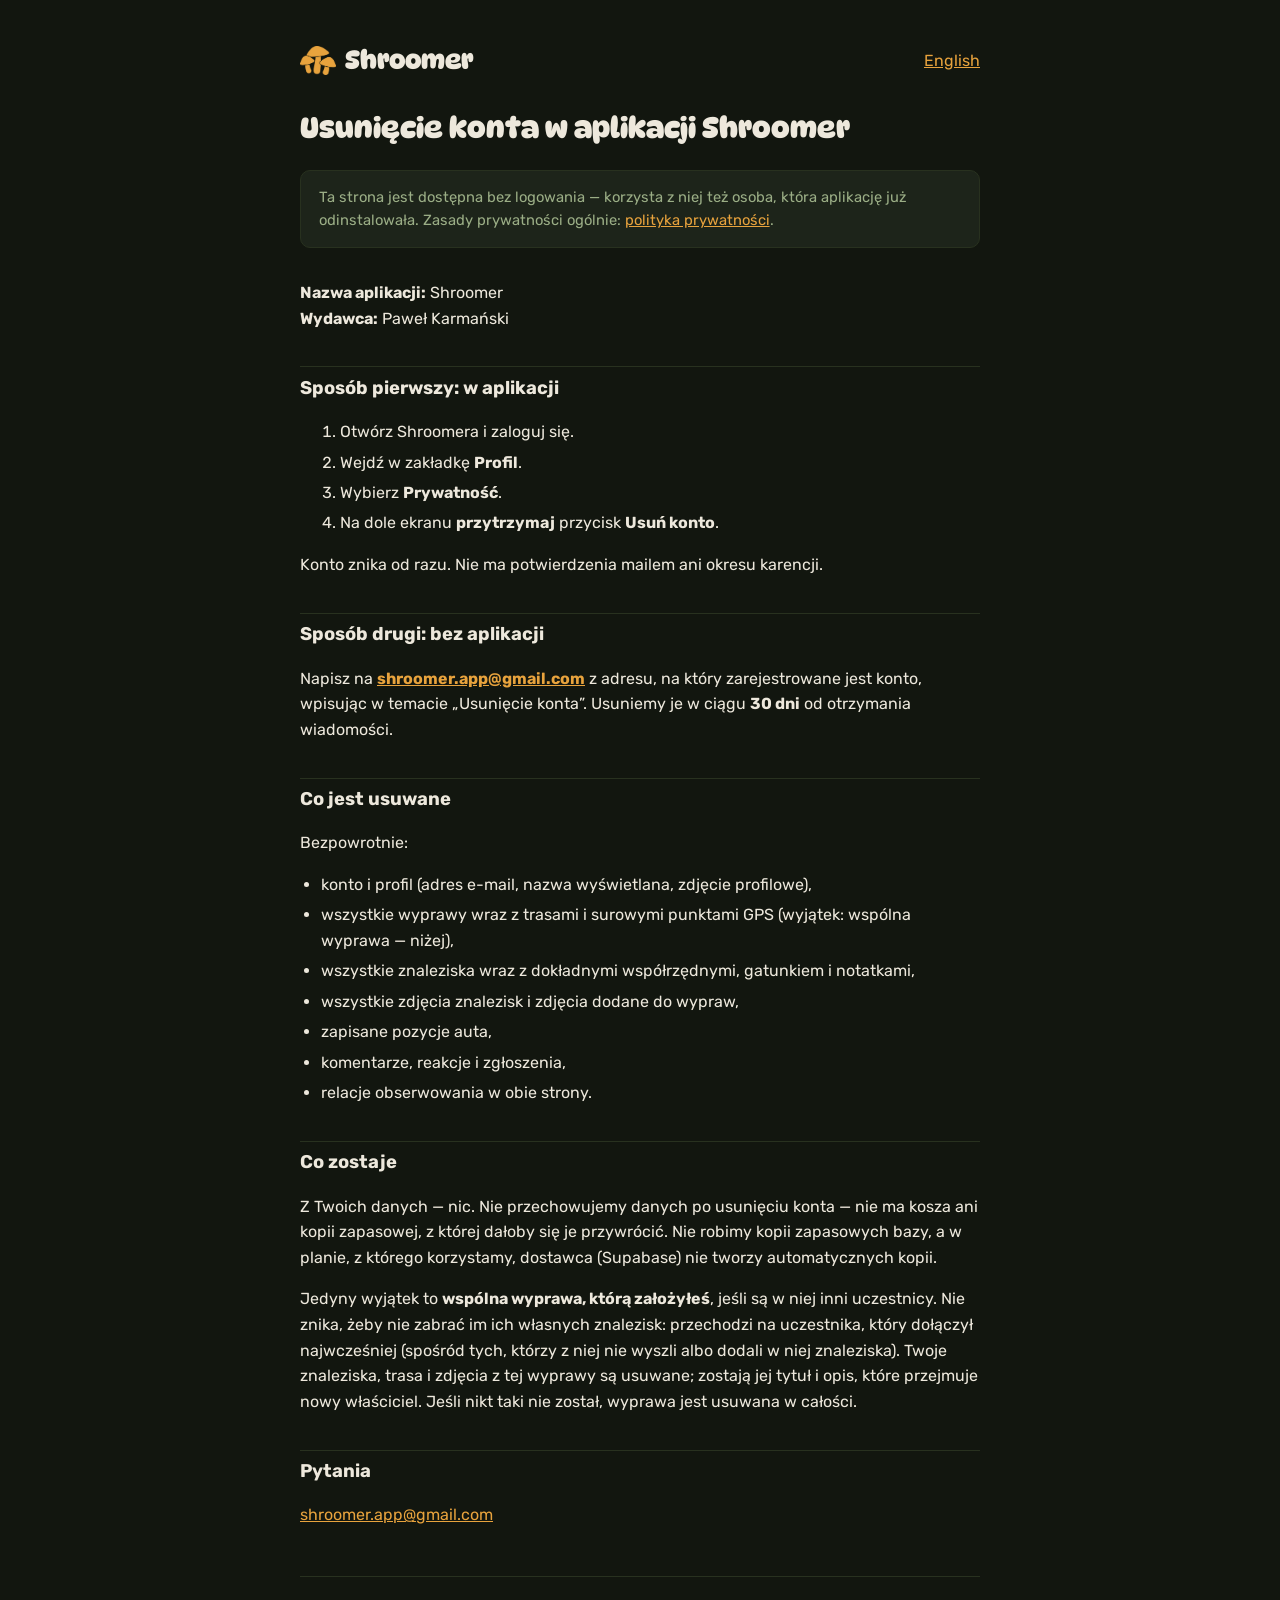
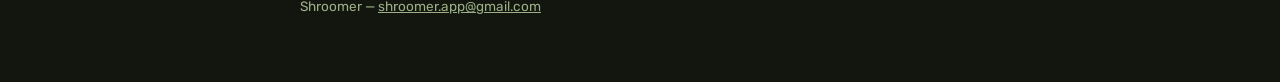
<file: usuwanie-konta.html>
<!doctype html>
<html lang="pl">
<head>
<meta charset="utf-8">
<meta name="viewport" content="width=device-width, initial-scale=1">
<title>Usunięcie konta — Shroomer</title>
<meta http-equiv="refresh" content="0; url=account-deletion.html">
<link rel="canonical" href="https://pkarmanski-git.github.io/shroomer-legal/account-deletion.html">
<meta name="robots" content="noindex">
<link rel="icon" type="image/png" href="favicon.png">
<link rel="stylesheet" href="style.css">
</head>
<body>
<main>
<p>Ta strona została przeniesiona:
<a href="account-deletion.html">Usunięcie konta w aplikacji Shroomer</a>.</p>
</main>
</body>
</html>
</file>
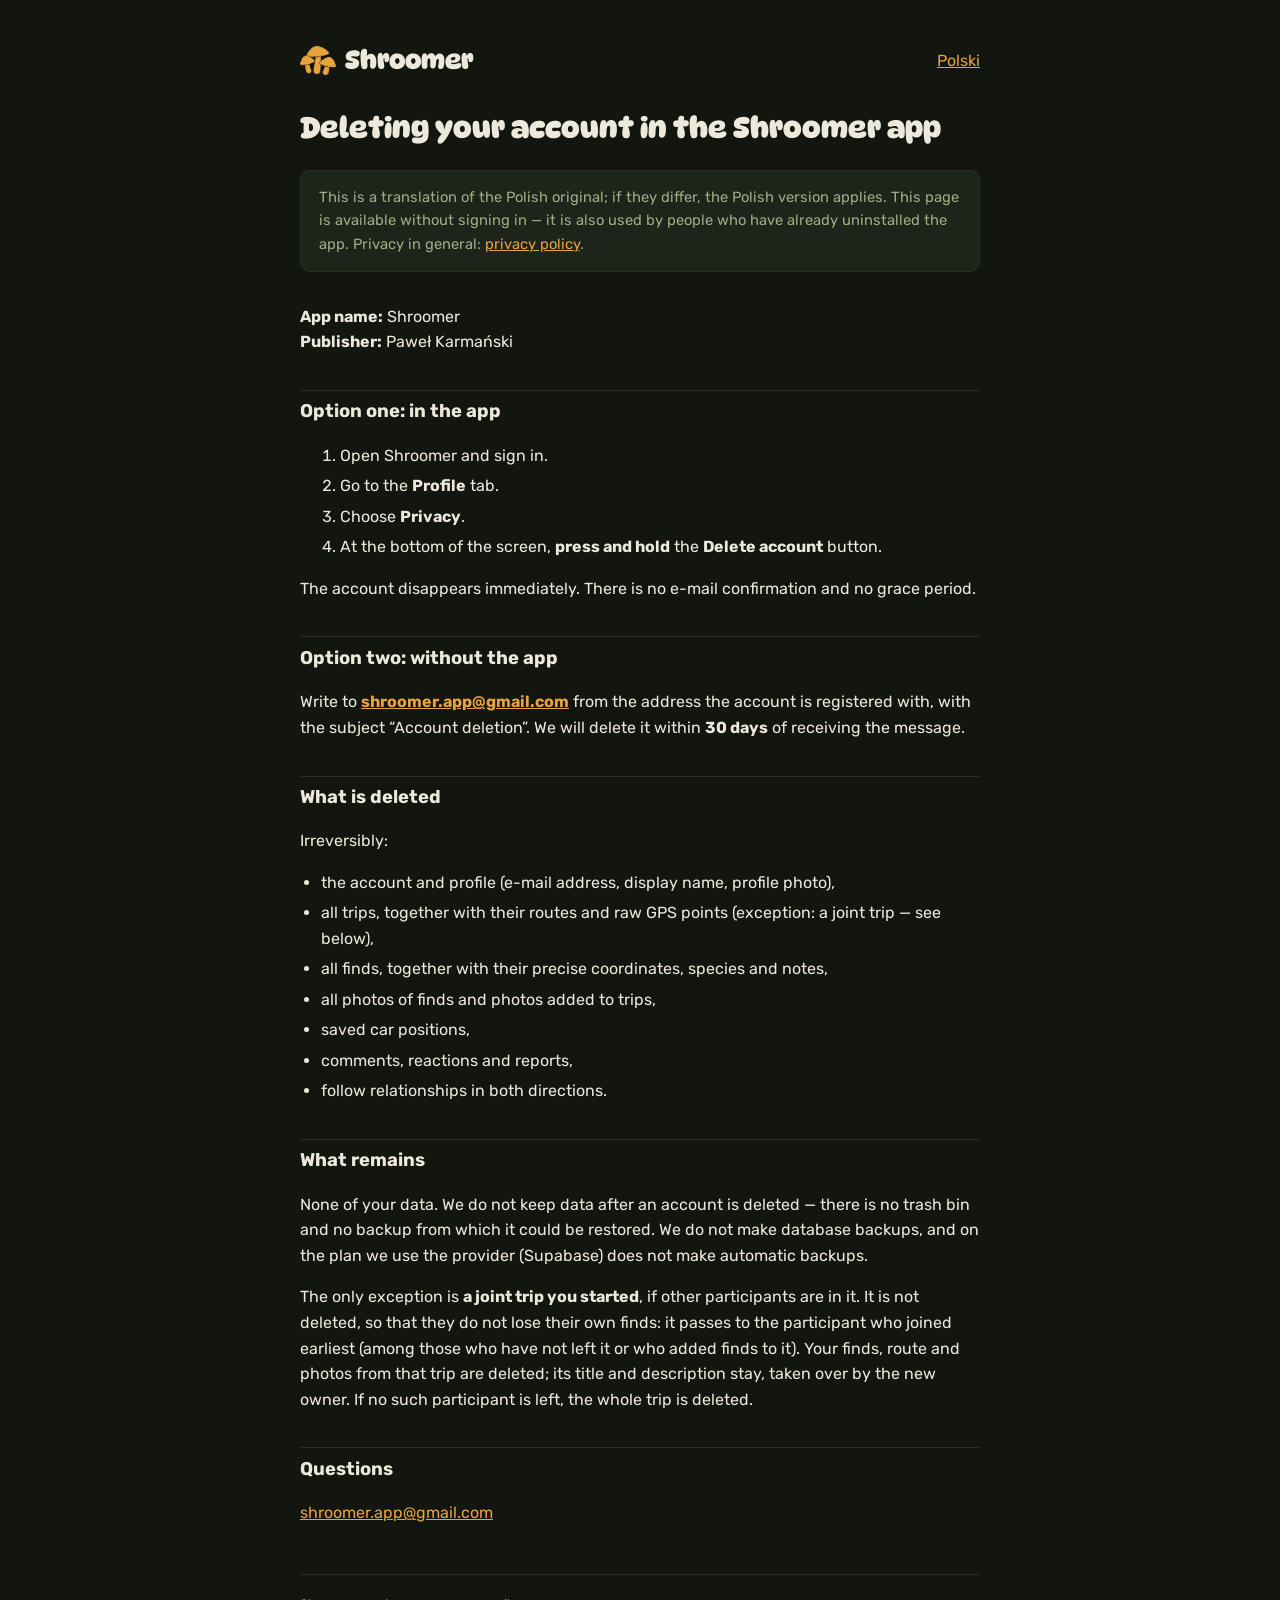
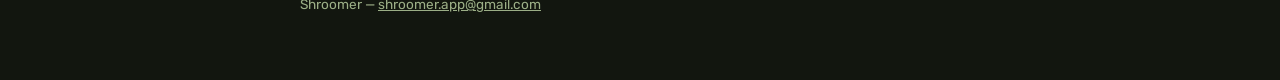
<file: en/account-deletion.html>
<!doctype html>
<html lang="en">
<head>
<meta charset="utf-8">
<meta name="viewport" content="width=device-width, initial-scale=1">
<title>Account deletion — Shroomer</title>
<link rel="icon" type="image/png" href="../favicon.png">
<link rel="apple-touch-icon" href="../apple-touch-icon.png">
<link rel="stylesheet" href="../style.css">
</head>
<body>
<main>
<header class="page">
  <img class="mark" src="../logo-mark.png" alt="">
  <span class="name">Shroomer</span>
  <a href="../account-deletion.html" hreflang="pl" lang="pl" style="margin-left: auto;">Polski</a>
</header>

<h1>Deleting your account in the Shroomer app</h1>

<div class="note">
  This is a translation of the Polish original; if they differ, the Polish version
  applies. This page is available without signing in — it is also used by people who
  have already uninstalled the app. Privacy in general: <a href="index.html">privacy
  policy</a>.
</div>

<p><strong>App name:</strong> Shroomer<br>
<strong>Publisher:</strong> Paweł Karmański</p>

<h2>Option one: in the app</h2>
<ol>
  <li>Open Shroomer and sign in.</li>
  <li>Go to the <strong>Profile</strong> tab.</li>
  <li>Choose <strong>Privacy</strong>.</li>
  <li>At the bottom of the screen, <strong>press and hold</strong> the
  <strong>Delete account</strong> button.</li>
</ol>
<p>The account disappears immediately. There is no e-mail confirmation and no grace
period.</p>

<h2>Option two: without the app</h2>
<p>Write to <strong><a href="mailto:shroomer.app@gmail.com">shroomer.app@gmail.com</a></strong>
from the address the account is registered with, with the subject “Account deletion”.
We will delete it within <strong>30 days</strong> of receiving the message.</p>

<h2>What is deleted</h2>
<p>Irreversibly:</p>
<ul>
  <li>the account and profile (e-mail address, display name, profile photo),</li>
  <li>all trips, together with their routes and raw GPS points (exception: a joint
  trip — see below),</li>
  <li>all finds, together with their precise coordinates, species and notes,</li>
  <li>all photos of finds and photos added to trips,</li>
  <li>saved car positions,</li>
  <li>comments, reactions and reports,</li>
  <li>follow relationships in both directions.</li>
</ul>

<h2>What remains</h2>
<p>None of your data. We do not keep data after an account is deleted — there is no
trash bin and no backup from which it could be restored. We do not make database
backups, and on the plan we use the provider (Supabase) does not make automatic
backups.</p>
<p>The only exception is <strong>a joint trip you started</strong>, if other
participants are in it. It is not deleted, so that they do not lose their own finds: it
passes to the participant who joined earliest (among those who have not left it or who
added finds to it). Your finds, route and photos from that trip are deleted; its title
and description stay, taken over by the new owner. If no such participant is left, the
whole trip is deleted.</p>

<h2>Questions</h2>
<p><a href="mailto:shroomer.app@gmail.com">shroomer.app@gmail.com</a></p>

<footer class="page">
  Shroomer — <a href="mailto:shroomer.app@gmail.com">shroomer.app@gmail.com</a>
</footer>
</main>
</body>
</html>
</file>
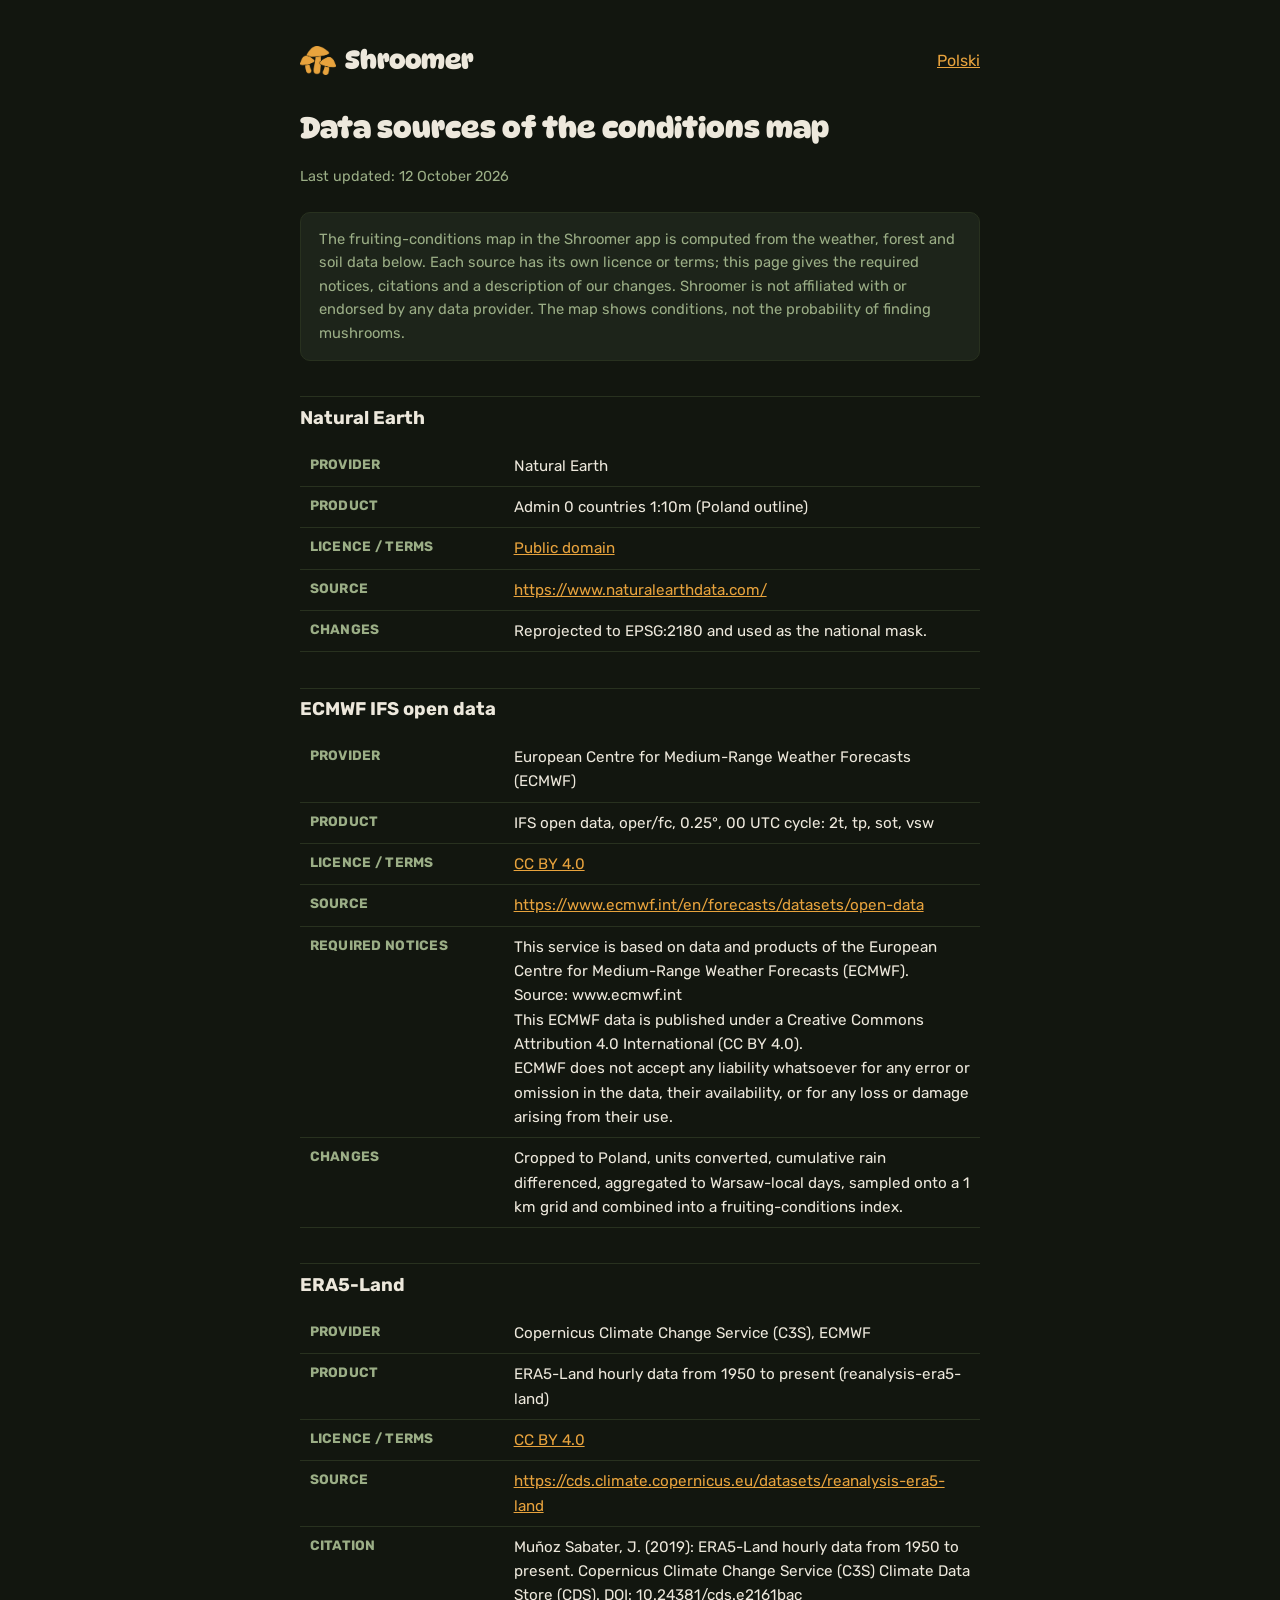
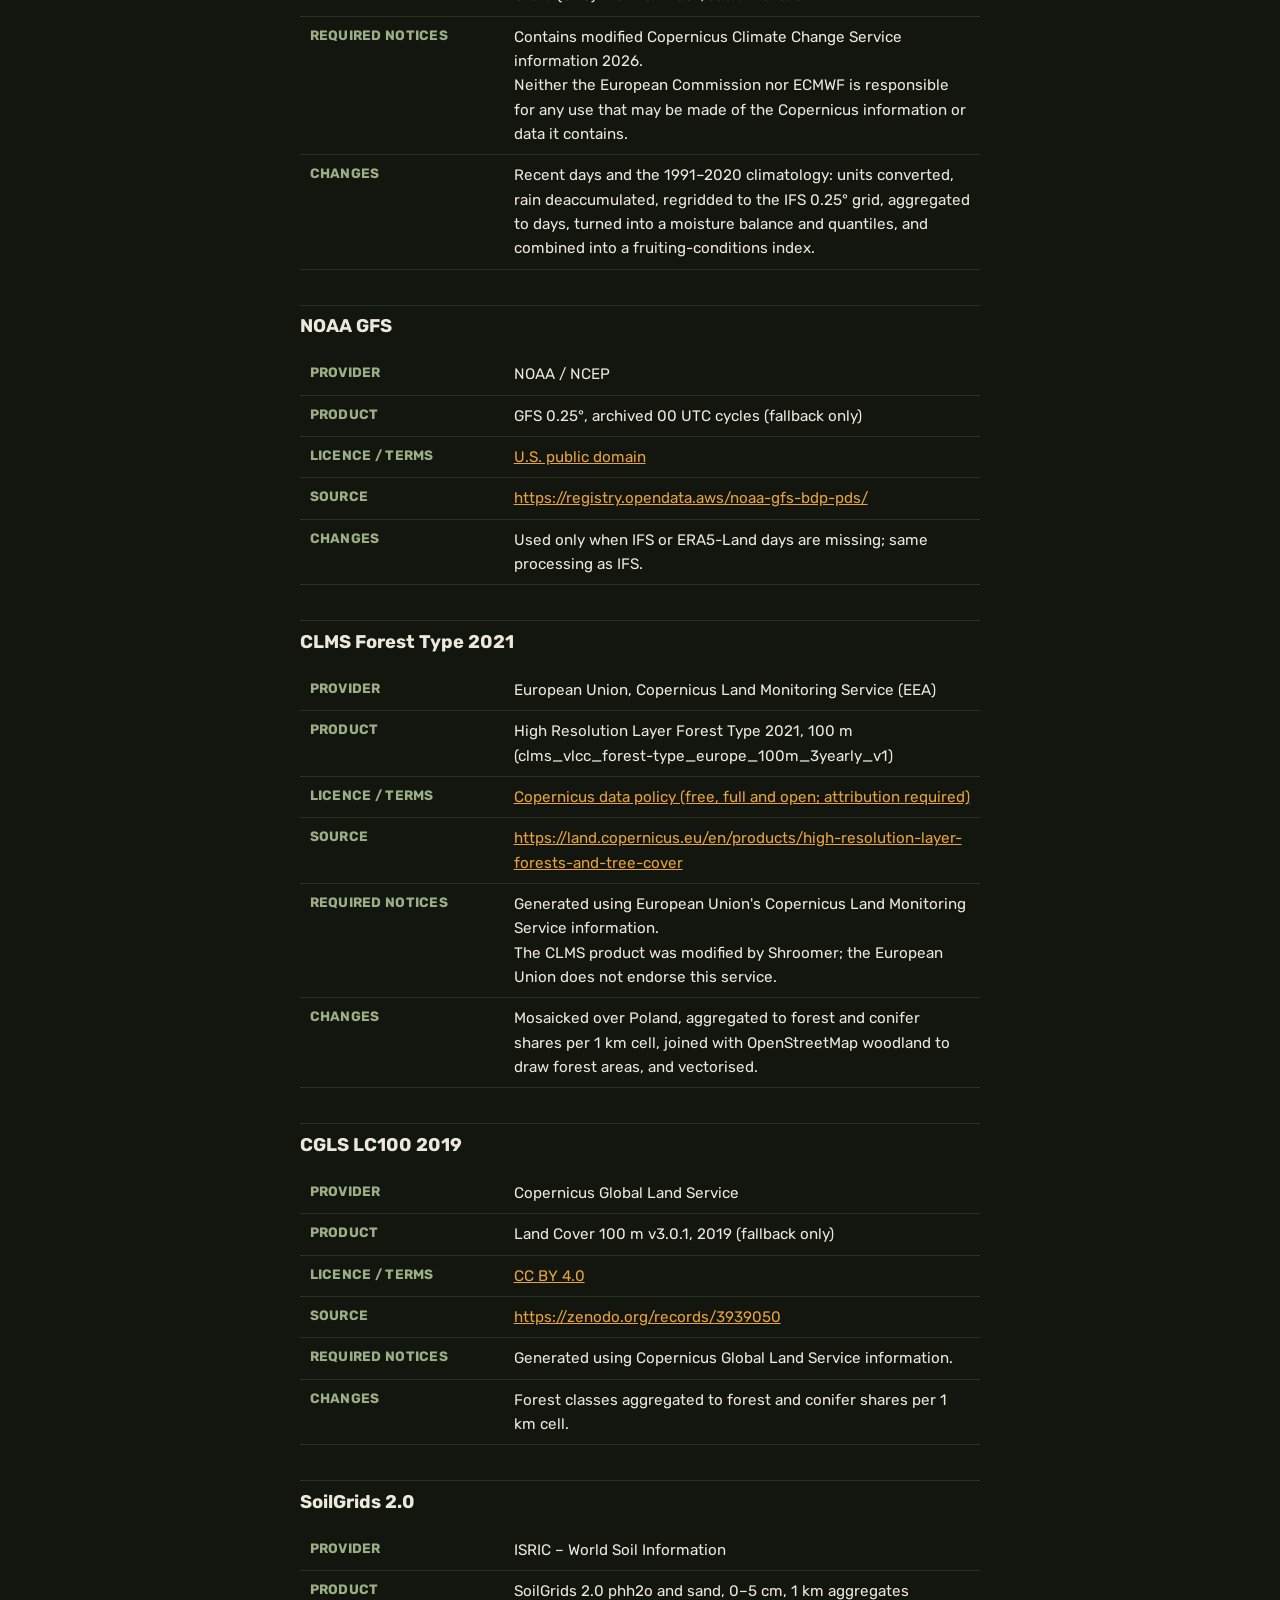
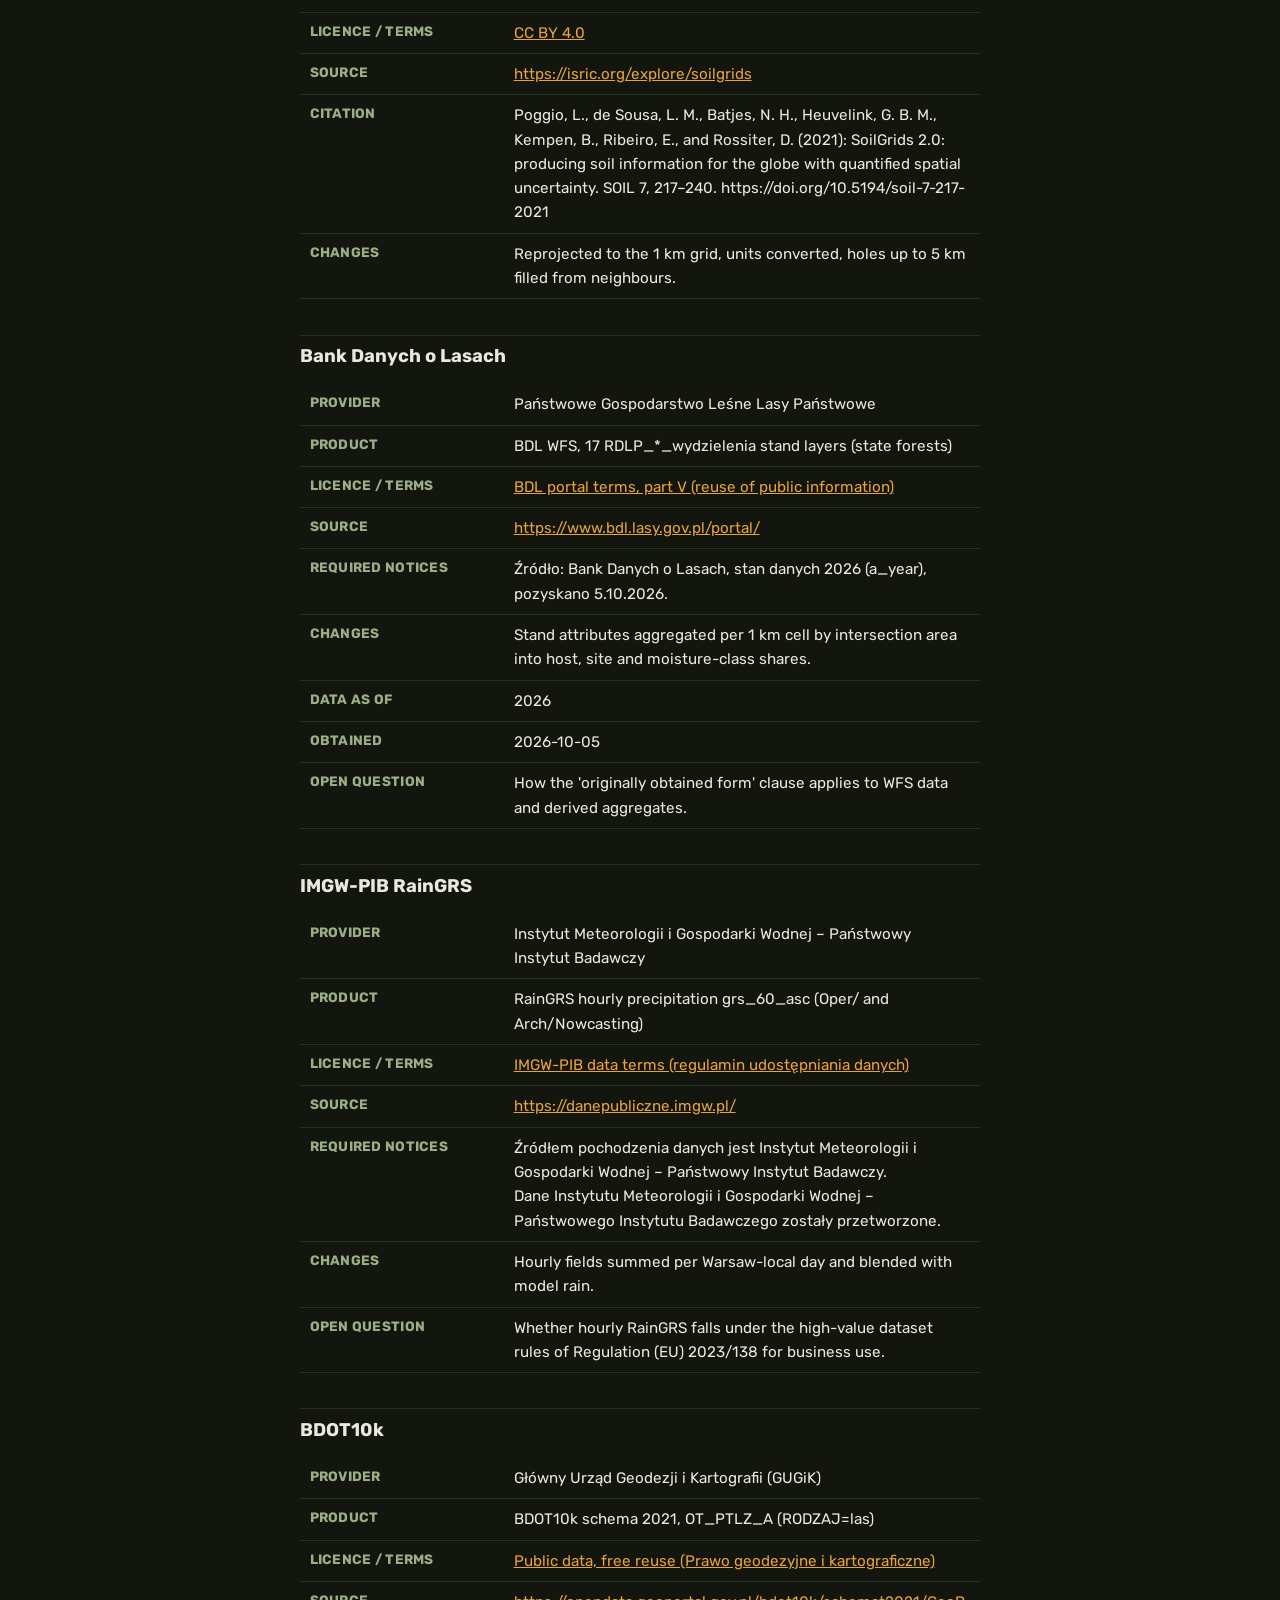
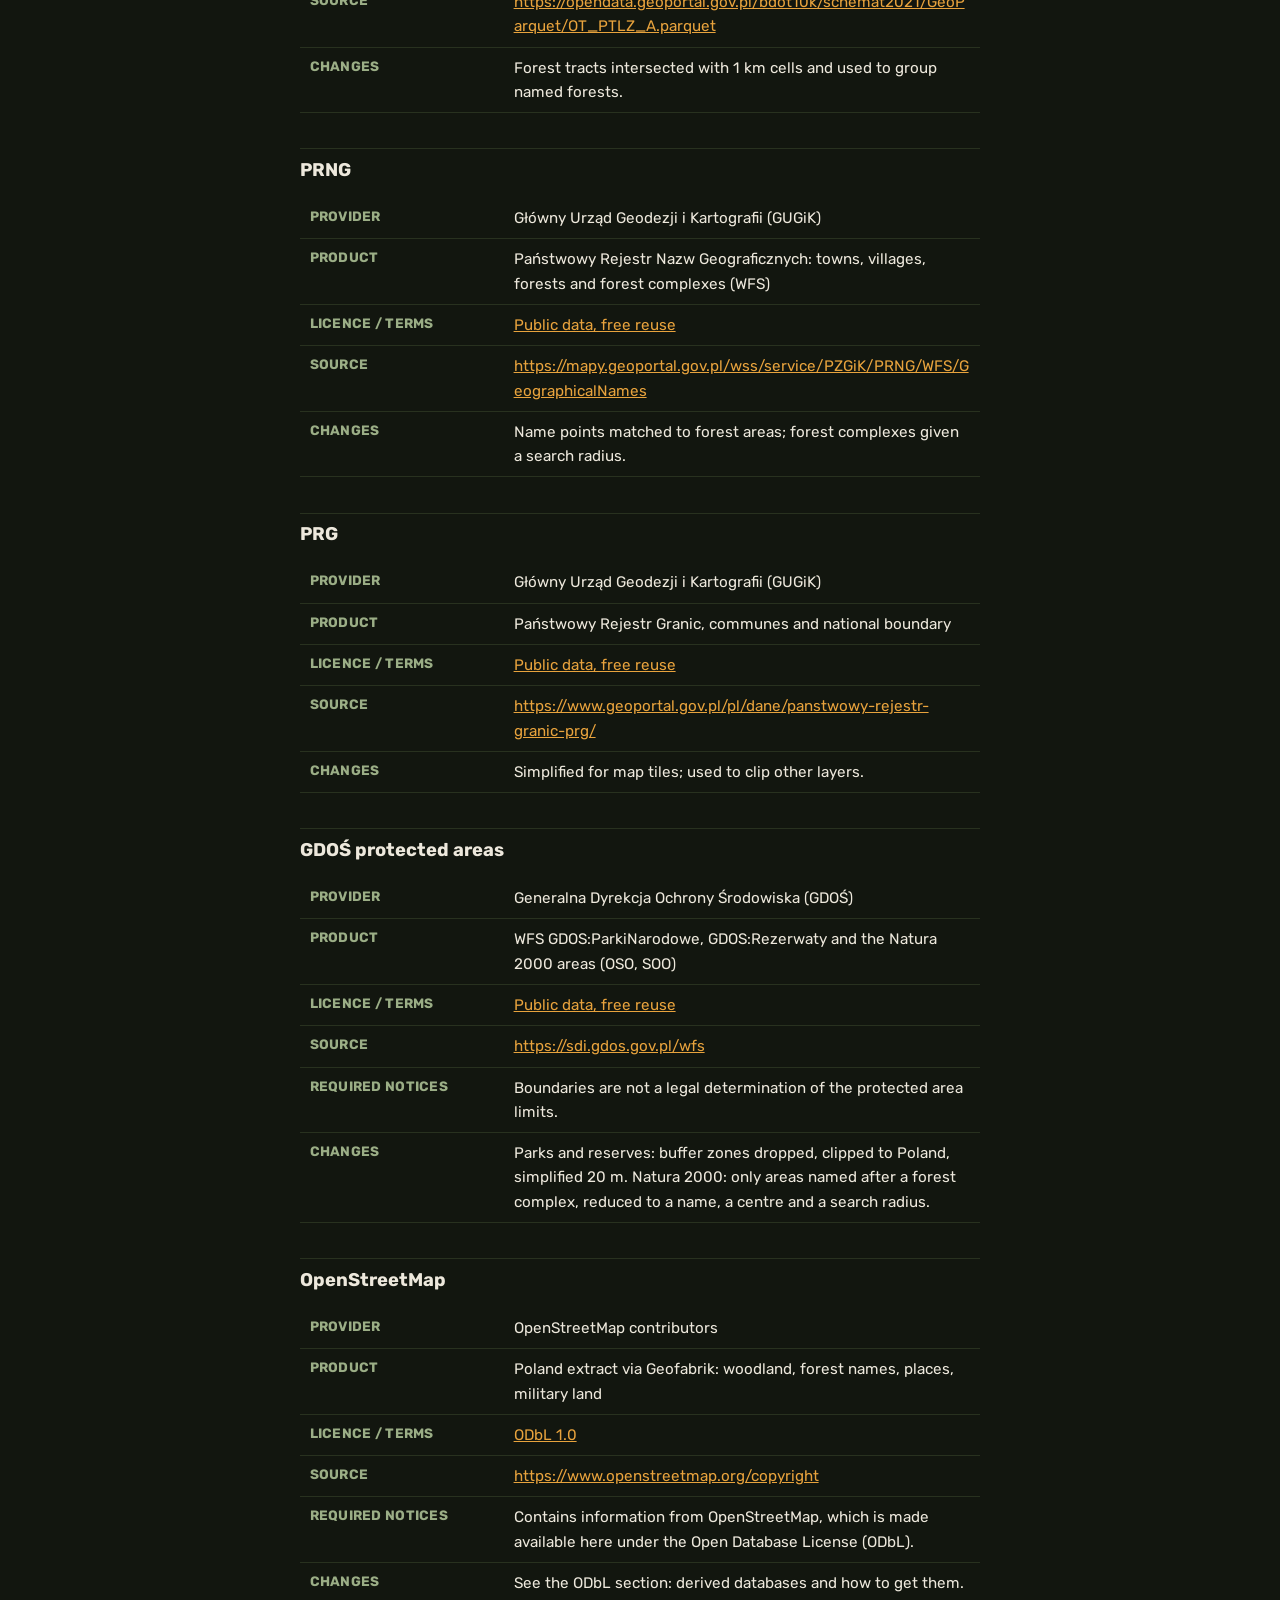
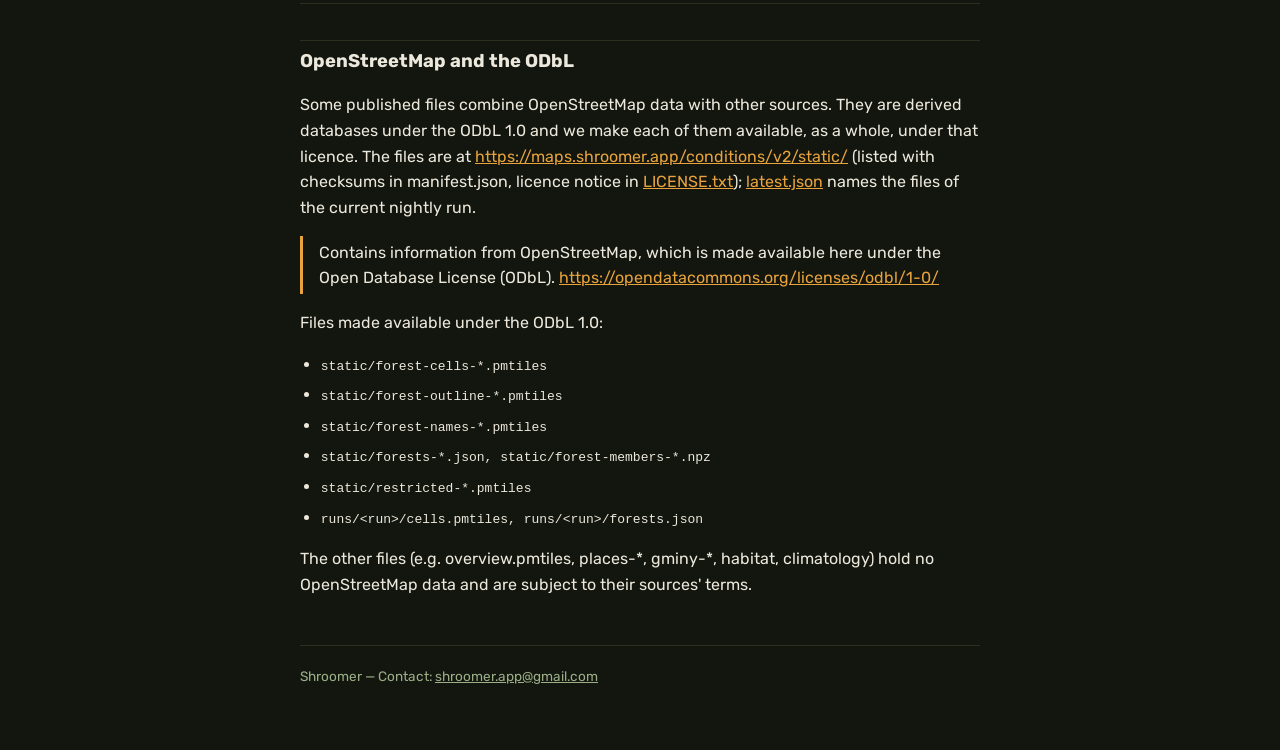
<file: en/data-sources.html>
<!doctype html>
<html lang="en">
<head>
<meta charset="utf-8">
<meta name="viewport" content="width=device-width, initial-scale=1">
<title>Conditions map data sources — Shroomer</title>
<link rel="icon" type="image/png" href="../favicon.png">
<link rel="apple-touch-icon" href="../apple-touch-icon.png">
<link rel="stylesheet" href="../style.css">
<style>td { overflow-wrap: anywhere; } th { width: 30%; }</style>
</head>
<body>
<main>
<header class="page">
  <img class="mark" src="../logo-mark.png" alt="">
  <span class="name">Shroomer</span>
  <a href="../data-sources.html" hreflang="pl" lang="pl" style="margin-left: auto;">Polski</a>
</header>

<h1>Data sources of the conditions map</h1>
<p class="updated">Last updated: 12 October 2026</p>

<div class="note">The fruiting-conditions map in the Shroomer app is computed from the weather, forest and soil data below. Each source has its own licence or terms; this page gives the required notices, citations and a description of our changes. Shroomer is not affiliated with or endorsed by any data provider. The map shows conditions, not the probability of finding mushrooms.</div>

<h2 id="natural_earth">Natural Earth</h2>
<table>
  <tr><th>Provider</th><td>Natural Earth</td></tr>
  <tr><th>Product</th><td>Admin 0 countries 1:10m (Poland outline)</td></tr>
  <tr><th>Licence / terms</th><td><a href="https://www.naturalearthdata.com/about/terms-of-use/">Public domain</a></td></tr>
  <tr><th>Source</th><td><a href="https://www.naturalearthdata.com/">https://www.naturalearthdata.com/</a></td></tr>
  <tr><th>Changes</th><td>Reprojected to EPSG:2180 and used as the national mask.</td></tr>
</table>

<h2 id="ecmwf_ifs">ECMWF IFS open data</h2>
<table>
  <tr><th>Provider</th><td>European Centre for Medium-Range Weather Forecasts (ECMWF)</td></tr>
  <tr><th>Product</th><td>IFS open data, oper/fc, 0.25°, 00 UTC cycle: 2t, tp, sot, vsw</td></tr>
  <tr><th>Licence / terms</th><td><a href="https://creativecommons.org/licenses/by/4.0/">CC BY 4.0</a></td></tr>
  <tr><th>Source</th><td><a href="https://www.ecmwf.int/en/forecasts/datasets/open-data">https://www.ecmwf.int/en/forecasts/datasets/open-data</a></td></tr>
  <tr><th>Required notices</th><td>This service is based on data and products of the European Centre for Medium-Range Weather Forecasts (ECMWF).<br>Source: www.ecmwf.int<br>This ECMWF data is published under a Creative Commons Attribution 4.0 International (CC BY 4.0).<br>ECMWF does not accept any liability whatsoever for any error or omission in the data, their availability, or for any loss or damage arising from their use.</td></tr>
  <tr><th>Changes</th><td>Cropped to Poland, units converted, cumulative rain differenced, aggregated to Warsaw-local days, sampled onto a 1 km grid and combined into a fruiting-conditions index.</td></tr>
</table>

<h2 id="era5_land">ERA5-Land</h2>
<table>
  <tr><th>Provider</th><td>Copernicus Climate Change Service (C3S), ECMWF</td></tr>
  <tr><th>Product</th><td>ERA5-Land hourly data from 1950 to present (reanalysis-era5-land)</td></tr>
  <tr><th>Licence / terms</th><td><a href="https://cds.climate.copernicus.eu/licences/cc-by">CC BY 4.0</a></td></tr>
  <tr><th>Source</th><td><a href="https://cds.climate.copernicus.eu/datasets/reanalysis-era5-land">https://cds.climate.copernicus.eu/datasets/reanalysis-era5-land</a></td></tr>
  <tr><th>Citation</th><td>Muñoz Sabater, J. (2019): ERA5-Land hourly data from 1950 to present. Copernicus Climate Change Service (C3S) Climate Data Store (CDS). DOI: 10.24381/cds.e2161bac</td></tr>
  <tr><th>Required notices</th><td>Contains modified Copernicus Climate Change Service information 2026.<br>Neither the European Commission nor ECMWF is responsible for any use that may be made of the Copernicus information or data it contains.</td></tr>
  <tr><th>Changes</th><td>Recent days and the 1991–2020 climatology: units converted, rain deaccumulated, regridded to the IFS 0.25° grid, aggregated to days, turned into a moisture balance and quantiles, and combined into a fruiting-conditions index.</td></tr>
</table>

<h2 id="noaa_gfs">NOAA GFS</h2>
<table>
  <tr><th>Provider</th><td>NOAA / NCEP</td></tr>
  <tr><th>Product</th><td>GFS 0.25°, archived 00 UTC cycles (fallback only)</td></tr>
  <tr><th>Licence / terms</th><td><a href="https://www.weather.gov/disclaimer">U.S. public domain</a></td></tr>
  <tr><th>Source</th><td><a href="https://registry.opendata.aws/noaa-gfs-bdp-pds/">https://registry.opendata.aws/noaa-gfs-bdp-pds/</a></td></tr>
  <tr><th>Changes</th><td>Used only when IFS or ERA5-Land days are missing; same processing as IFS.</td></tr>
</table>

<h2 id="clms_fty2021">CLMS Forest Type 2021</h2>
<table>
  <tr><th>Provider</th><td>European Union, Copernicus Land Monitoring Service (EEA)</td></tr>
  <tr><th>Product</th><td>High Resolution Layer Forest Type 2021, 100 m (clms_vlcc_forest-type_europe_100m_3yearly_v1)</td></tr>
  <tr><th>Licence / terms</th><td><a href="https://land.copernicus.eu/en/data-policy">Copernicus data policy (free, full and open; attribution required)</a></td></tr>
  <tr><th>Source</th><td><a href="https://land.copernicus.eu/en/products/high-resolution-layer-forests-and-tree-cover">https://land.copernicus.eu/en/products/high-resolution-layer-forests-and-tree-cover</a></td></tr>
  <tr><th>Required notices</th><td>Generated using European Union&#x27;s Copernicus Land Monitoring Service information.<br>The CLMS product was modified by Shroomer; the European Union does not endorse this service.</td></tr>
  <tr><th>Changes</th><td>Mosaicked over Poland, aggregated to forest and conifer shares per 1 km cell, joined with OpenStreetMap woodland to draw forest areas, and vectorised.</td></tr>
</table>

<h2 id="cgls_lc100_2019">CGLS LC100 2019</h2>
<table>
  <tr><th>Provider</th><td>Copernicus Global Land Service</td></tr>
  <tr><th>Product</th><td>Land Cover 100 m v3.0.1, 2019 (fallback only)</td></tr>
  <tr><th>Licence / terms</th><td><a href="https://creativecommons.org/licenses/by/4.0/">CC BY 4.0</a></td></tr>
  <tr><th>Source</th><td><a href="https://zenodo.org/records/3939050">https://zenodo.org/records/3939050</a></td></tr>
  <tr><th>Required notices</th><td>Generated using Copernicus Global Land Service information.</td></tr>
  <tr><th>Changes</th><td>Forest classes aggregated to forest and conifer shares per 1 km cell.</td></tr>
</table>

<h2 id="soilgrids">SoilGrids 2.0</h2>
<table>
  <tr><th>Provider</th><td>ISRIC – World Soil Information</td></tr>
  <tr><th>Product</th><td>SoilGrids 2.0 phh2o and sand, 0–5 cm, 1 km aggregates</td></tr>
  <tr><th>Licence / terms</th><td><a href="https://creativecommons.org/licenses/by/4.0/">CC BY 4.0</a></td></tr>
  <tr><th>Source</th><td><a href="https://isric.org/explore/soilgrids">https://isric.org/explore/soilgrids</a></td></tr>
  <tr><th>Citation</th><td>Poggio, L., de Sousa, L. M., Batjes, N. H., Heuvelink, G. B. M., Kempen, B., Ribeiro, E., and Rossiter, D. (2021): SoilGrids 2.0: producing soil information for the globe with quantified spatial uncertainty. SOIL 7, 217–240. https://doi.org/10.5194/soil-7-217-2021</td></tr>
  <tr><th>Changes</th><td>Reprojected to the 1 km grid, units converted, holes up to 5 km filled from neighbours.</td></tr>
</table>

<h2 id="bdl">Bank Danych o Lasach</h2>
<table>
  <tr><th>Provider</th><td>Państwowe Gospodarstwo Leśne Lasy Państwowe</td></tr>
  <tr><th>Product</th><td>BDL WFS, 17 RDLP_*_wydzielenia stand layers (state forests)</td></tr>
  <tr><th>Licence / terms</th><td><a href="https://www.bdl.lasy.gov.pl/portal/regulamin">BDL portal terms, part V (reuse of public information)</a></td></tr>
  <tr><th>Source</th><td><a href="https://www.bdl.lasy.gov.pl/portal/">https://www.bdl.lasy.gov.pl/portal/</a></td></tr>
  <tr><th>Required notices</th><td>Źródło: Bank Danych o Lasach, stan danych 2026 (a_year), pozyskano 5.10.2026.</td></tr>
  <tr><th>Changes</th><td>Stand attributes aggregated per 1 km cell by intersection area into host, site and moisture-class shares.</td></tr>
  <tr><th>Data as of</th><td>2026</td></tr>
  <tr><th>Obtained</th><td>2026-10-05</td></tr>
  <tr><th>Open question</th><td>How the &#x27;originally obtained form&#x27; clause applies to WFS data and derived aggregates.</td></tr>
</table>

<h2 id="imgw_raingrs">IMGW-PIB RainGRS</h2>
<table>
  <tr><th>Provider</th><td>Instytut Meteorologii i Gospodarki Wodnej – Państwowy Instytut Badawczy</td></tr>
  <tr><th>Product</th><td>RainGRS hourly precipitation grs_60_asc (Oper/ and Arch/Nowcasting)</td></tr>
  <tr><th>Licence / terms</th><td><a href="https://danepubliczne.imgw.pl/">IMGW-PIB data terms (regulamin udostępniania danych)</a></td></tr>
  <tr><th>Source</th><td><a href="https://danepubliczne.imgw.pl/">https://danepubliczne.imgw.pl/</a></td></tr>
  <tr><th>Required notices</th><td>Źródłem pochodzenia danych jest Instytut Meteorologii i Gospodarki Wodnej – Państwowy Instytut Badawczy.<br>Dane Instytutu Meteorologii i Gospodarki Wodnej – Państwowego Instytutu Badawczego zostały przetworzone.</td></tr>
  <tr><th>Changes</th><td>Hourly fields summed per Warsaw-local day and blended with model rain.</td></tr>
  <tr><th>Open question</th><td>Whether hourly RainGRS falls under the high-value dataset rules of Regulation (EU) 2023/138 for business use.</td></tr>
</table>

<h2 id="bdot10k">BDOT10k</h2>
<table>
  <tr><th>Provider</th><td>Główny Urząd Geodezji i Kartografii (GUGiK)</td></tr>
  <tr><th>Product</th><td>BDOT10k schema 2021, OT_PTLZ_A (RODZAJ=las)</td></tr>
  <tr><th>Licence / terms</th><td><a href="https://www.geoportal.gov.pl/pl/dane/baza-danych-obiektow-topograficznych-bdot10k/">Public data, free reuse (Prawo geodezyjne i kartograficzne)</a></td></tr>
  <tr><th>Source</th><td><a href="https://opendata.geoportal.gov.pl/bdot10k/schemat2021/GeoParquet/OT_PTLZ_A.parquet">https://opendata.geoportal.gov.pl/bdot10k/schemat2021/GeoParquet/OT_PTLZ_A.parquet</a></td></tr>
  <tr><th>Changes</th><td>Forest tracts intersected with 1 km cells and used to group named forests.</td></tr>
</table>

<h2 id="prng">PRNG</h2>
<table>
  <tr><th>Provider</th><td>Główny Urząd Geodezji i Kartografii (GUGiK)</td></tr>
  <tr><th>Product</th><td>Państwowy Rejestr Nazw Geograficznych: towns, villages, forests and forest complexes (WFS)</td></tr>
  <tr><th>Licence / terms</th><td><a href="https://www.geoportal.gov.pl/pl/dane/panstwowy-rejestr-nazw-geograficznych-prng/">Public data, free reuse</a></td></tr>
  <tr><th>Source</th><td><a href="https://mapy.geoportal.gov.pl/wss/service/PZGiK/PRNG/WFS/GeographicalNames">https://mapy.geoportal.gov.pl/wss/service/PZGiK/PRNG/WFS/GeographicalNames</a></td></tr>
  <tr><th>Changes</th><td>Name points matched to forest areas; forest complexes given a search radius.</td></tr>
</table>

<h2 id="prg">PRG</h2>
<table>
  <tr><th>Provider</th><td>Główny Urząd Geodezji i Kartografii (GUGiK)</td></tr>
  <tr><th>Product</th><td>Państwowy Rejestr Granic, communes and national boundary</td></tr>
  <tr><th>Licence / terms</th><td><a href="https://www.geoportal.gov.pl/pl/dane/panstwowy-rejestr-granic-prg/">Public data, free reuse</a></td></tr>
  <tr><th>Source</th><td><a href="https://www.geoportal.gov.pl/pl/dane/panstwowy-rejestr-granic-prg/">https://www.geoportal.gov.pl/pl/dane/panstwowy-rejestr-granic-prg/</a></td></tr>
  <tr><th>Changes</th><td>Simplified for map tiles; used to clip other layers.</td></tr>
</table>

<h2 id="gdos">GDOŚ protected areas</h2>
<table>
  <tr><th>Provider</th><td>Generalna Dyrekcja Ochrony Środowiska (GDOŚ)</td></tr>
  <tr><th>Product</th><td>WFS GDOS:ParkiNarodowe, GDOS:Rezerwaty and the Natura 2000 areas (OSO, SOO)</td></tr>
  <tr><th>Licence / terms</th><td><a href="https://www.gov.pl/web/gdos/dostep-do-danych-geoprzestrzennych">Public data, free reuse</a></td></tr>
  <tr><th>Source</th><td><a href="https://sdi.gdos.gov.pl/wfs">https://sdi.gdos.gov.pl/wfs</a></td></tr>
  <tr><th>Required notices</th><td>Boundaries are not a legal determination of the protected area limits.</td></tr>
  <tr><th>Changes</th><td>Parks and reserves: buffer zones dropped, clipped to Poland, simplified 20 m. Natura 2000: only areas named after a forest complex, reduced to a name, a centre and a search radius.</td></tr>
</table>

<h2 id="osm">OpenStreetMap</h2>
<table>
  <tr><th>Provider</th><td>OpenStreetMap contributors</td></tr>
  <tr><th>Product</th><td>Poland extract via Geofabrik: woodland, forest names, places, military land</td></tr>
  <tr><th>Licence / terms</th><td><a href="https://opendatacommons.org/licenses/odbl/1-0/">ODbL 1.0</a></td></tr>
  <tr><th>Source</th><td><a href="https://www.openstreetmap.org/copyright">https://www.openstreetmap.org/copyright</a></td></tr>
  <tr><th>Required notices</th><td>Contains information from OpenStreetMap, which is made available here under the Open Database License (ODbL).</td></tr>
  <tr><th>Changes</th><td>See the ODbL section: derived databases and how to get them.</td></tr>
</table>

<h2 id="odbl">OpenStreetMap and the ODbL</h2>
<p>Some published files combine OpenStreetMap data with other sources. They are derived databases under the ODbL 1.0 and we make each of them available, as a whole, under that licence. The files are at <a href="https://maps.shroomer.app/conditions/v2/static/manifest.json">https://maps.shroomer.app/conditions/v2/static/</a> (listed with checksums in manifest.json, licence notice in <a href="https://maps.shroomer.app/conditions/v2/static/LICENSE.txt">LICENSE.txt</a>); <a href="https://maps.shroomer.app/conditions/v2/latest.json">latest.json</a> names the files of the current nightly run.</p>
<p class="callout">Contains information from OpenStreetMap, which is made available here under the Open Database License (ODbL). <a href="https://opendatacommons.org/licenses/odbl/1-0/">https://opendatacommons.org/licenses/odbl/1-0/</a></p>
<p>Files made available under the ODbL 1.0:</p>
<ul>
  <li><code>static/forest-cells-*.pmtiles</code></li>
  <li><code>static/forest-outline-*.pmtiles</code></li>
  <li><code>static/forest-names-*.pmtiles</code></li>
  <li><code>static/forests-*.json, static/forest-members-*.npz</code></li>
  <li><code>static/restricted-*.pmtiles</code></li>
  <li><code>runs/&lt;run&gt;/cells.pmtiles, runs/&lt;run&gt;/forests.json</code></li>
</ul>
<p>The other files (e.g. overview.pmtiles, places-*, gminy-*, habitat, climatology) hold no OpenStreetMap data and are subject to their sources&#x27; terms.</p>

<footer class="page">
  Shroomer — Contact: <a href="mailto:shroomer.app@gmail.com">shroomer.app@gmail.com</a>
</footer>
</main>
</body>
</html>
</file>
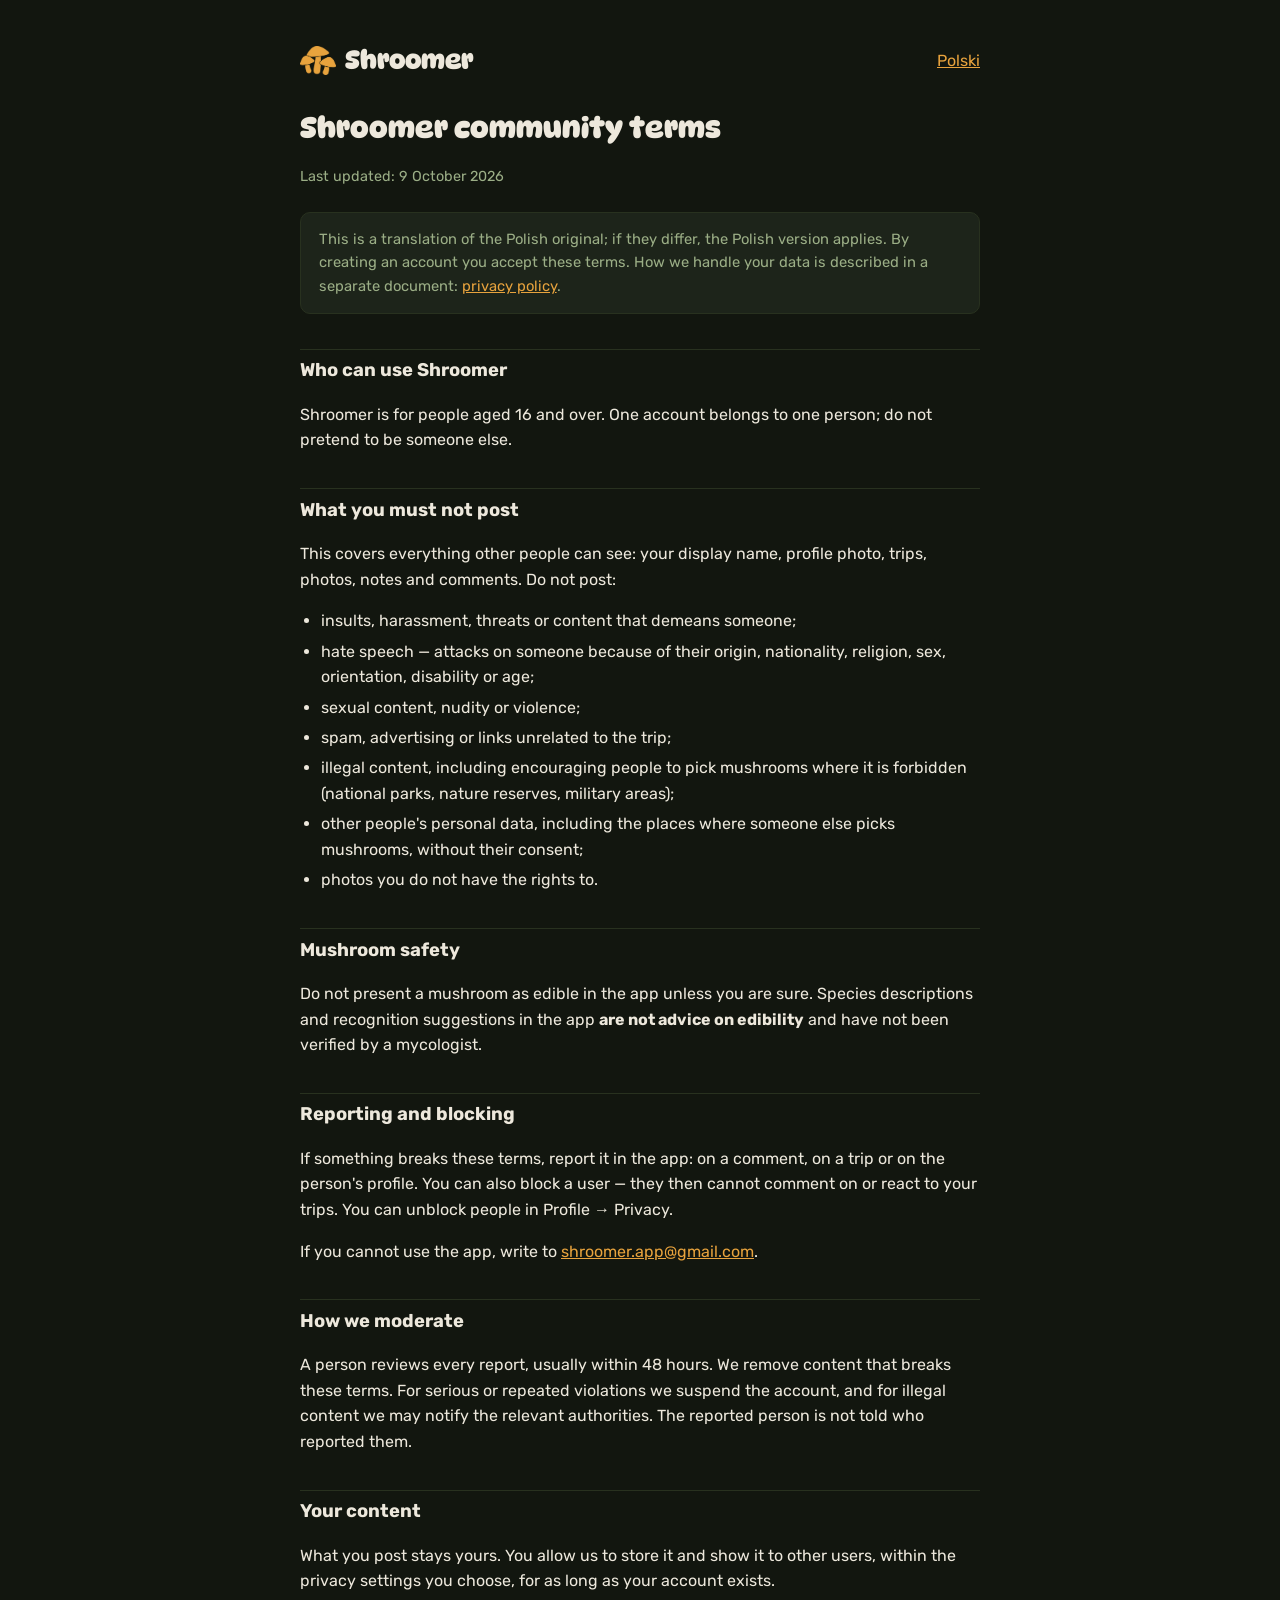
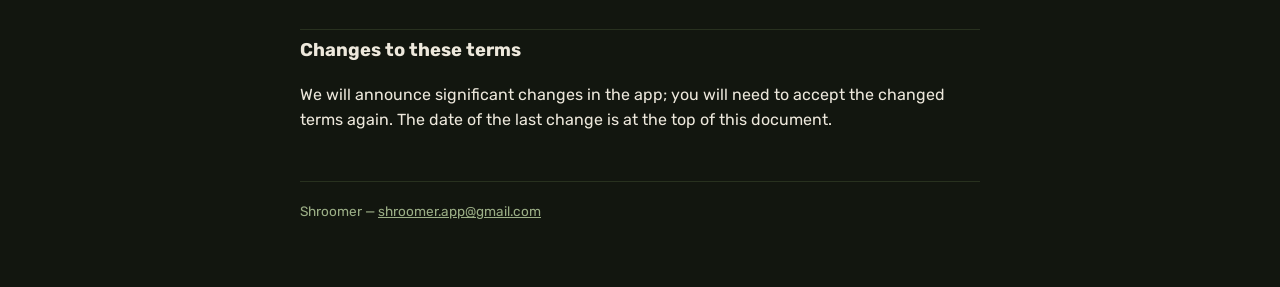
<file: en/terms.html>
<!doctype html>
<html lang="en">
<head>
<meta charset="utf-8">
<meta name="viewport" content="width=device-width, initial-scale=1">
<title>Community terms — Shroomer</title>
<link rel="icon" type="image/png" href="../favicon.png">
<link rel="apple-touch-icon" href="../apple-touch-icon.png">
<link rel="stylesheet" href="../style.css">
</head>
<body>
<main>
<header class="page">
  <img class="mark" src="../logo-mark.png" alt="">
  <span class="name">Shroomer</span>
  <a href="../terms.html" hreflang="pl" lang="pl" style="margin-left: auto;">Polski</a>
</header>

<h1>Shroomer community terms</h1>
<p class="updated">Last updated: 9 October 2026</p>

<div class="note">
  This is a translation of the Polish original; if they differ, the Polish version
  applies. By creating an account you accept these terms. How we handle your data is
  described in a separate document: <a href="index.html">privacy policy</a>.
</div>

<h2>Who can use Shroomer</h2>
<p>Shroomer is for people aged 16 and over. One account belongs to one person; do not
pretend to be someone else.</p>

<h2>What you must not post</h2>
<p>This covers everything other people can see: your display name, profile photo,
trips, photos, notes and comments. Do not post:</p>
<ul>
  <li>insults, harassment, threats or content that demeans someone;</li>
  <li>hate speech — attacks on someone because of their origin, nationality, religion,
  sex, orientation, disability or age;</li>
  <li>sexual content, nudity or violence;</li>
  <li>spam, advertising or links unrelated to the trip;</li>
  <li>illegal content, including encouraging people to pick mushrooms where it is
  forbidden (national parks, nature reserves, military areas);</li>
  <li>other people's personal data, including the places where someone else picks
  mushrooms, without their consent;</li>
  <li>photos you do not have the rights to.</li>
</ul>

<h2>Mushroom safety</h2>
<p>Do not present a mushroom as edible in the app unless you are sure. Species
descriptions and recognition suggestions in the app <strong>are not advice on
edibility</strong> and have not been verified by a mycologist.</p>

<h2>Reporting and blocking</h2>
<p>If something breaks these terms, report it in the app: on a comment, on a trip or
on the person's profile. You can also block a user — they then cannot comment on or
react to your trips. You can unblock people in Profile → Privacy.</p>
<p>If you cannot use the app, write to
<a href="mailto:shroomer.app@gmail.com">shroomer.app@gmail.com</a>.</p>

<h2>How we moderate</h2>
<p>A person reviews every report, usually within 48 hours. We remove content that
breaks these terms. For serious or repeated violations we suspend the account, and
for illegal content we may notify the relevant authorities. The reported person is
not told who reported them.</p>

<h2>Your content</h2>
<p>What you post stays yours. You allow us to store it and show it to other users,
within the privacy settings you choose, for as long as your account exists.</p>

<h2>Changes to these terms</h2>
<p>We will announce significant changes in the app; you will need to accept the
changed terms again. The date of the last change is at the top of this document.</p>

<footer class="page">
  Shroomer — <a href="mailto:shroomer.app@gmail.com">shroomer.app@gmail.com</a>
</footer>
</main>
</body>
</html>
</file>
<file: style.css>
@font-face { font-family: "Rubik"; font-weight: 400; font-display: swap; src: url("fonts/Rubik-Regular.ttf") format("truetype"); }
@font-face { font-family: "Rubik"; font-weight: 500; font-display: swap; src: url("fonts/Rubik-Medium.ttf") format("truetype"); }
@font-face { font-family: "Rubik"; font-weight: 700; font-display: swap; src: url("fonts/Rubik-Bold.ttf") format("truetype"); }
@font-face { font-family: "DynaPuff"; font-weight: 700; font-display: swap; src: url("fonts/DynaPuff-Bold.ttf") format("truetype"); }

:root {
  color-scheme: dark;
  --bg: #12160f;
  --fg: #ede8dc;
  --muted: #9bae86;
  --accent: #e8a33d;
  --line: #28311f;
  --card: #1d241a;
}

* { box-sizing: border-box; }

body {
  margin: 0;
  padding: 0;
  background: var(--bg);
  color: var(--fg);
  font-family: "Rubik", -apple-system, BlinkMacSystemFont, "Segoe UI", Roboto, Helvetica, Arial, sans-serif;
  line-height: 1.6;
}

main {
  max-width: 720px;
  margin: 0 auto;
  padding: 2.5rem 1.25rem 4rem;
}

header.page {
  display: flex;
  align-items: center;
  gap: 0.6rem;
  margin-bottom: 0.5rem;
}

header.page .mark {
  height: 1.8rem;
  width: auto;
}

header.page .name {
  font-family: "DynaPuff", "Rubik", sans-serif;
  font-size: 1.6rem;
}

h1 {
  font-family: "DynaPuff", "Rubik", sans-serif;
  font-weight: 700;
  font-size: 1.8rem;
  margin: 1.5rem 0 0.5rem;
}

h2 {
  font-size: 1.15rem;
  margin: 2.2rem 0 0.6rem;
  padding-top: 0.4rem;
  border-top: 1px solid var(--line);
}

p, li { color: var(--fg); }

.updated {
  color: var(--muted);
  font-size: 0.9rem;
  margin-bottom: 1.5rem;
}

.note {
  background: var(--card);
  border: 1px solid var(--line);
  border-radius: 10px;
  padding: 0.9rem 1.1rem;
  font-size: 0.92rem;
  color: var(--muted);
  margin: 1.2rem 0 2rem;
}

table {
  width: 100%;
  border-collapse: collapse;
  margin: 0.8rem 0 1.2rem;
  font-size: 0.95rem;
}

th, td {
  text-align: left;
  padding: 0.5rem 0.6rem;
  border-bottom: 1px solid var(--line);
  vertical-align: top;
}

th {
  color: var(--muted);
  font-weight: 600;
  font-size: 0.85rem;
  text-transform: uppercase;
  letter-spacing: 0.02em;
}

a { color: var(--accent); }

.callout {
  border-left: 3px solid var(--accent);
  padding: 0.2rem 0 0.2rem 1rem;
  margin: 1rem 0;
}

strong { font-weight: 700; }

footer.page {
  margin-top: 3rem;
  padding-top: 1.2rem;
  border-top: 1px solid var(--line);
  color: var(--muted);
  font-size: 0.85rem;
}

footer.page a { color: var(--muted); }

ul { padding-left: 1.3rem; }
li { margin: 0.3rem 0; }
</file>
